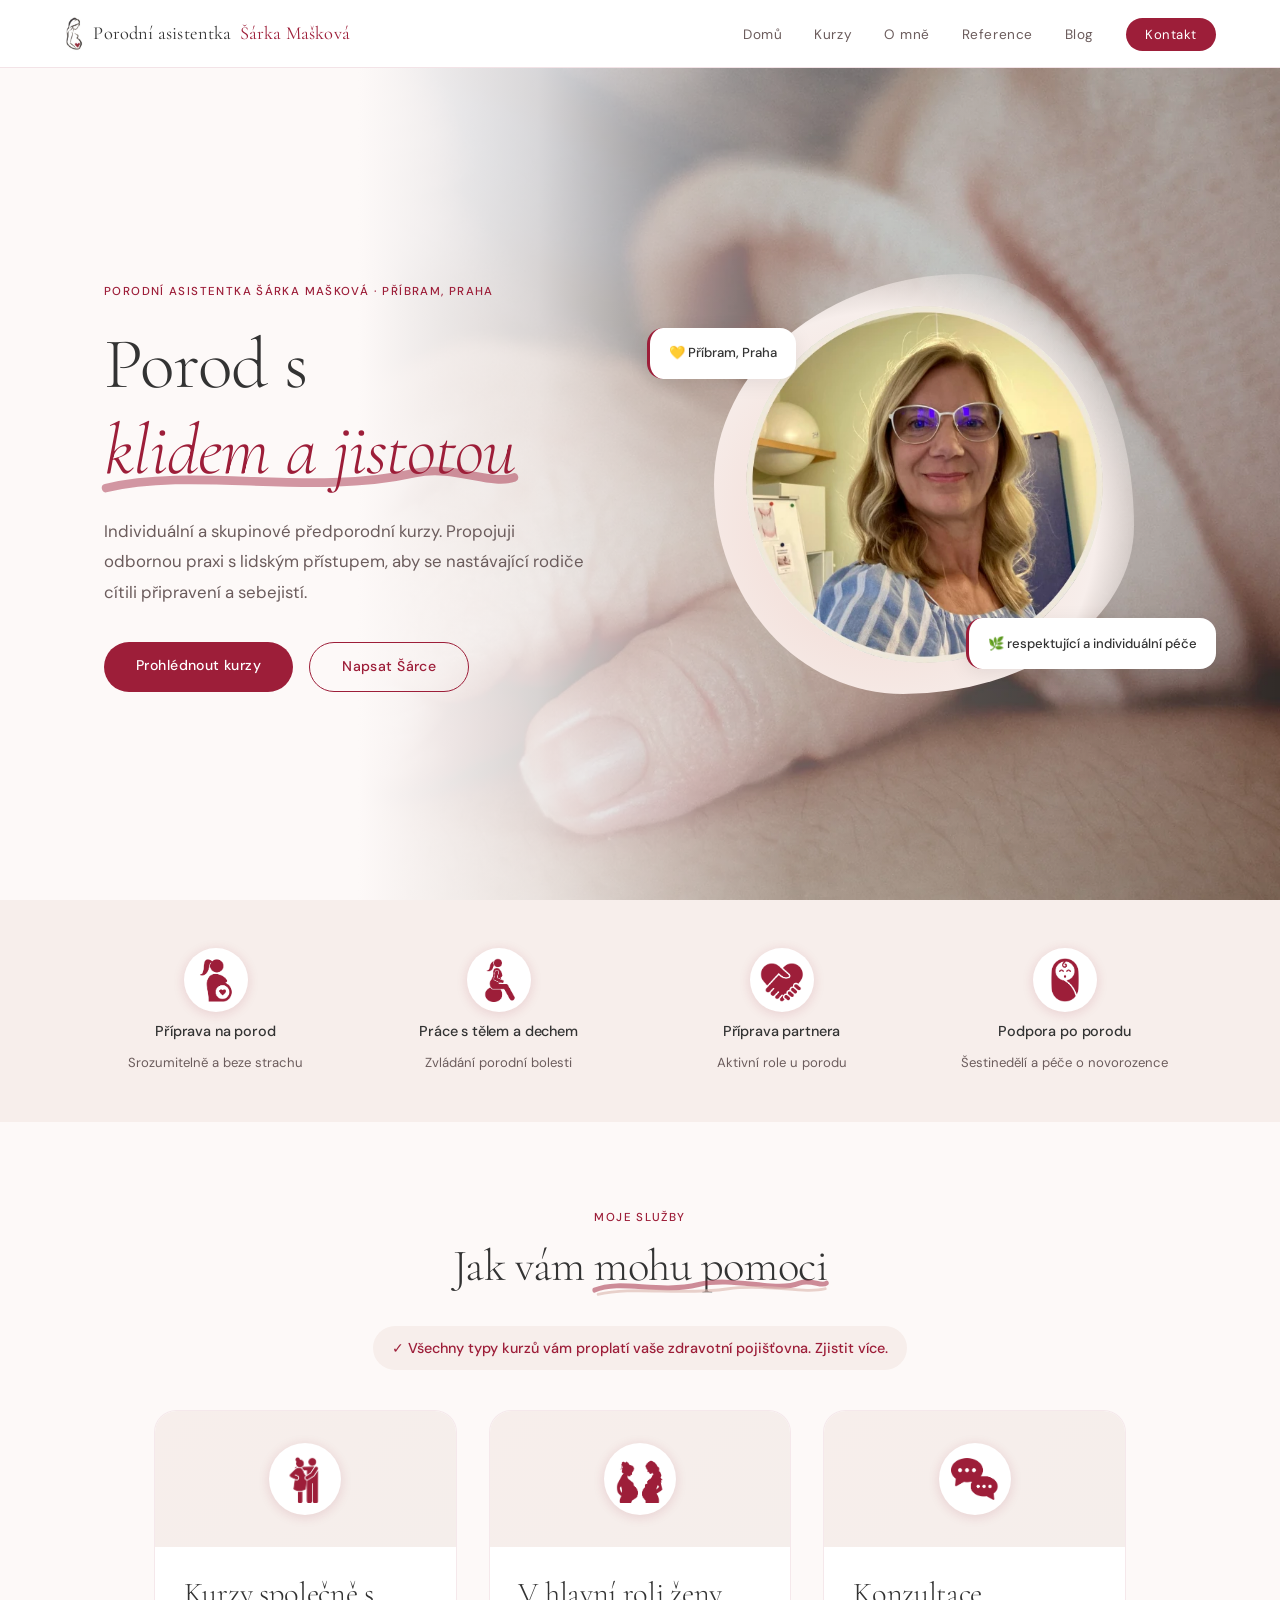
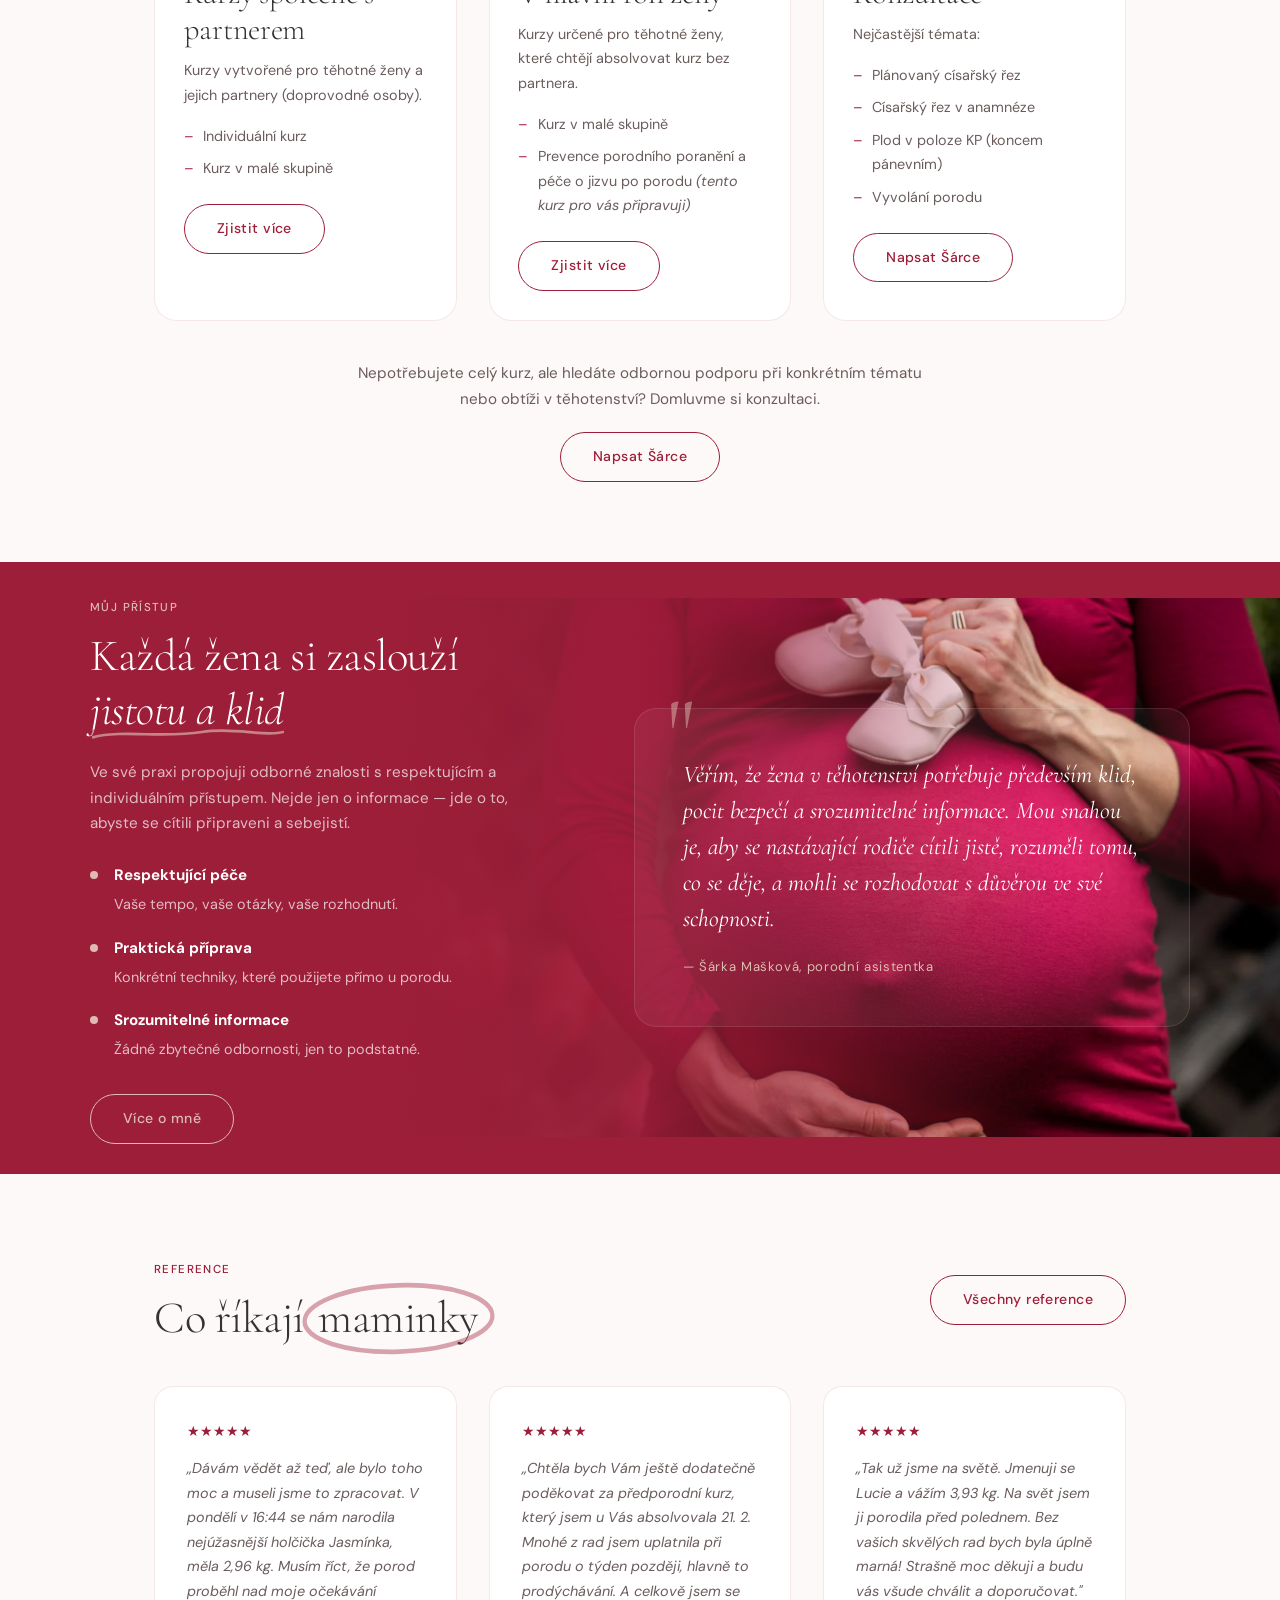
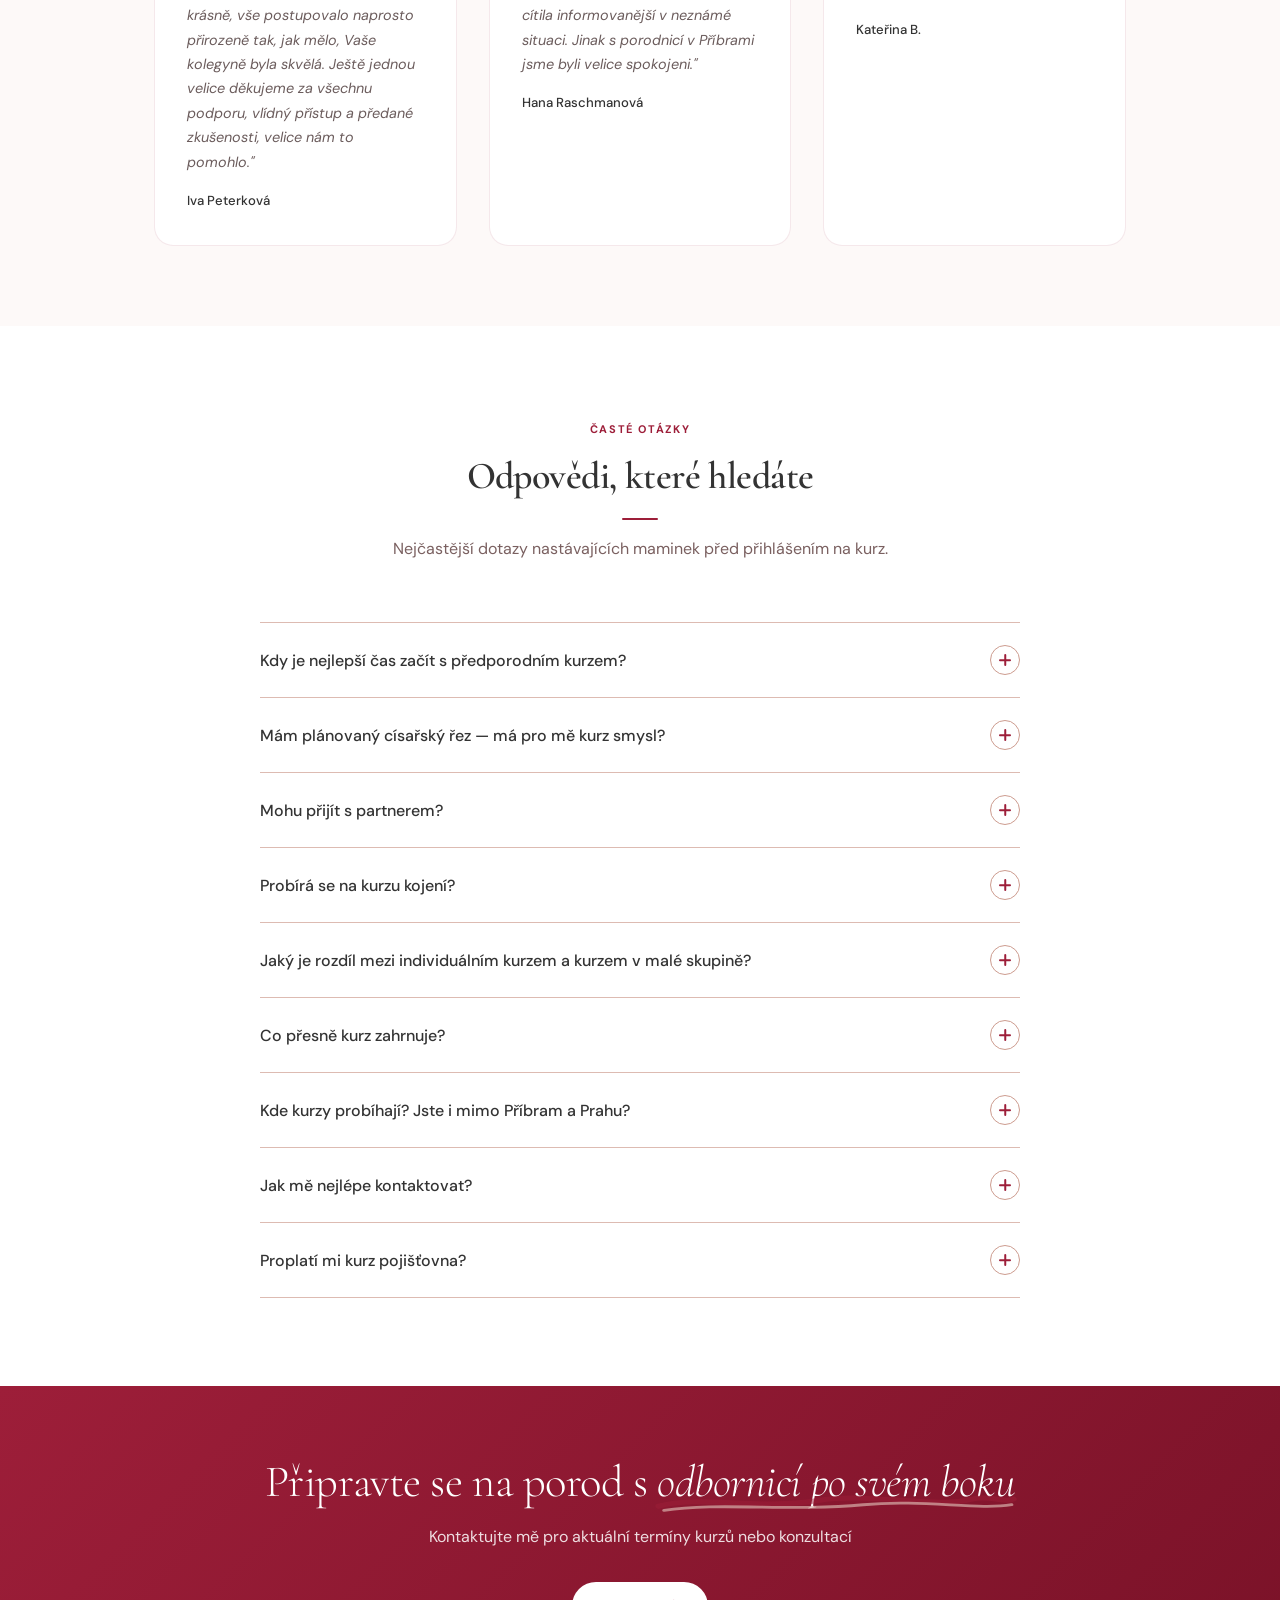
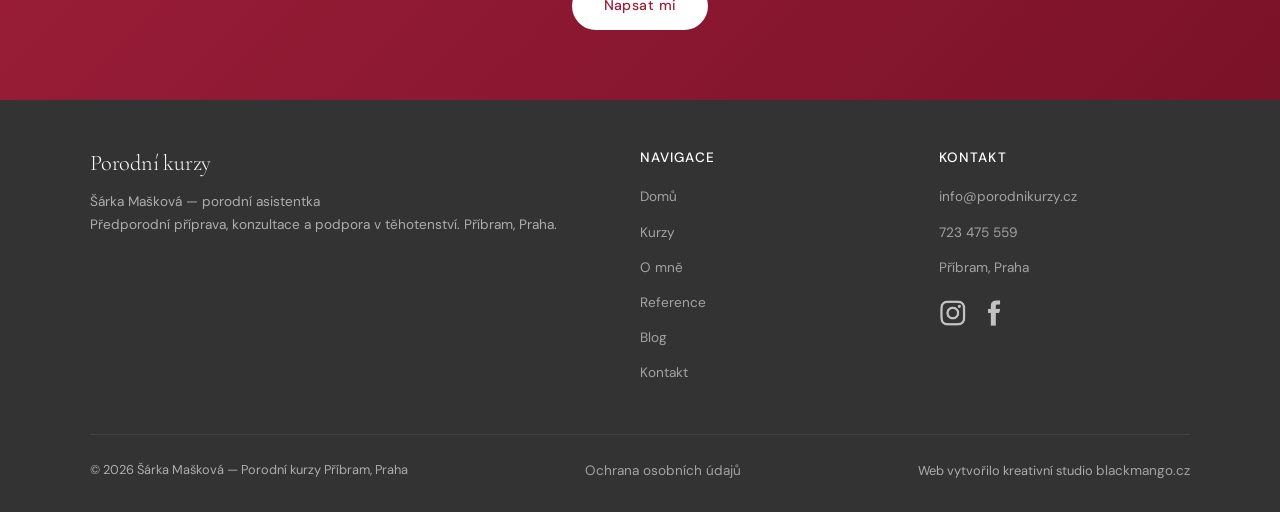
<file: index.html>
<!DOCTYPE html>
<html lang="cs">
<head>
<meta charset="UTF-8">
<meta name="viewport" content="width=device-width, initial-scale=1.0">
<title>Porodní kurzy Příbram, Praha — Šárka Mašková, porodní asistentka</title>

<!-- ─── SEO ─────────────────────────────────────────────────── -->
<meta name="description" content="Předporodní kurzy v Příbrami a Praze pro nastávající rodiče. Šárka Mašková, porodní asistentka — individuální kurzy, skupinové kurzy i konzultace. Příprava na porod, šestinedělí a péče o novorozence.">
<meta name="robots" content="index, follow, max-snippet:-1, max-image-preview:large">
<meta name="author" content="Šárka Mašková">
<link rel="canonical" href="https://porodnikurzy.cz/">

<!-- ─── GEO / LOCAL SEO ──────────────────────────────────────── -->
<meta name="geo.region" content="CZ-ST">
<meta name="geo.placename" content="Příbram, Praha">
<meta name="geo.position" content="49.6947;14.0120">
<meta name="ICBM" content="49.6947, 14.0120">

<!-- ─── OPEN GRAPH ───────────────────────────────────────────── -->
<meta property="og:type" content="website">
<meta property="og:url" content="https://porodnikurzy.cz/">
<meta property="og:title" content="Porodní kurzy Příbram, Praha — Šárka Mašková, porodní asistentka">
<meta property="og:description" content="Předporodní kurzy pro páry v Příbrami a Praze. Příprava na porod, šestinedělí a péče o novorozence. Individuální kurz nebo kurz v malé skupině.">
<meta property="og:image" content="https://porodnikurzy.cz/sarka_maskova_square.png">
<meta property="og:image:alt" content="Šárka Mašková, porodní asistentka">
<meta property="og:locale" content="cs_CZ">
<meta property="og:site_name" content="Porodní kurzy Příbram, Praha">

<!-- ─── TWITTER CARD ─────────────────────────────────────────── -->
<meta name="twitter:card" content="summary_large_image">
<meta name="twitter:title" content="Porodní kurzy Příbram, Praha — Šárka Mašková">
<meta name="twitter:description" content="Předporodní kurzy pro páry v Příbrami a Praze. Příprava na porod, šestinedělí a péče o novorozence.">
<meta name="twitter:image" content="https://porodnikurzy.cz/sarka_maskova_square.png">

<meta name="theme-color" content="#9d1e39">

<link rel="preconnect" href="https://fonts.googleapis.com">
<link href="https://fonts.googleapis.com/css2?family=Cormorant+Garamond:ital,wght@0,300;0,400;0,600;1,300;1,400&family=DM+Sans:wght@300;400;500&display=swap" rel="stylesheet">
<link rel="stylesheet" href="styles.css">

<script type="application/ld+json">
{
  "@context": "https://schema.org",
  "@type": "FAQPage",
  "mainEntity": [
    {"@type":"Question","name":"Kdy je nejlepší čas začít s předporodním kurzem?","acceptedAnswer":{"@type":"Answer","text":"Kurzy probíhají v průběhu celého roku. Doporučuji přihlásit se přibližně kolem 30.–34. týdne těhotenství. Kurz se skládá ze 3 setkání po přibližně 90 minutách, celkem 5–6 hodin."}},
    {"@type":"Question","name":"Mám plánovaný císařský řez — má pro mě kurz smysl?","acceptedAnswer":{"@type":"Answer","text":"Velká část kurzu — péče o novorozence, kojení, šestinedělí a příprava partnera — je pro maminky po sekci stejně důležitá jako pro ty, které rodí přirozeně. Obsah přizpůsobím přímo vám a vaší situaci, doporučuji proto individuální konzultaci."}},
    {"@type":"Question","name":"Mohu přijít s partnerem?","acceptedAnswer":{"@type":"Answer","text":"Ano, a velmi to doporučuji. Příprava partnera na aktivní roli u porodu je přímo součástí kurzu. Cena kurzu je vždy uváděna za pár — individuální kurz 3 500 Kč, kurz v malé skupině (max. 2 páry) 3 000 Kč."}},
    {"@type":"Question","name":"Probírá se na kurzu kojení?","acceptedAnswer":{"@type":"Answer","text":"Ano, kojení a péče o novorozence jsou součástí každého kurzu. Probereme správné přikládání, polohy při kojení, jak poznat, že miminko dostává dost, a na co se připravit v prvních dnech."}},
    {"@type":"Question","name":"Jaký je rozdíl mezi individuálním kurzem a kurzem v malé skupině?","acceptedAnswer":{"@type":"Answer","text":"Individuální kurz (3 500 Kč / pár) je zcela přizpůsoben vám. Kurz v malé skupině (3 000 Kč / pár) probíhá v uzavřené skupině maximálně dvou párů se stejným obsahem."}},
    {"@type":"Question","name":"Co přesně kurz zahrnuje?","acceptedAnswer":{"@type":"Answer","text":"Kurz pokrývá celou přípravu: průběh porodu, zvládání bolesti, úlevové polohy, práci s dechem, porodnické postupy, přípravu partnera, šestinedělí, základní péči o novorozence a prostor pro individuální dotazy."}},
    {"@type":"Question","name":"Kde kurzy probíhají?","acceptedAnswer":{"@type":"Answer","text":"Kurzy probíhají u mě doma v klidném prostředí. Pokud jste z Prahy, mohou proběhnout i u vás doma, ráda dojedu. Pokud bydlíte dál nebo momentálně nemůžete cestovat, napište mi na info@porodnikurzy.cz — ráda najdeme řešení."}},
    {"@type":"Question","name":"Proplatí mi kurz pojišťovna?","acceptedAnswer":{"@type":"Answer","text":"Ano, všechny typy kurzů vám proplatí pojišťovna. Stačí doložit doklad o zaplacení kurzu a těhotenskou průkazku (případně po porodu rodný list dítěte)."}}
  ]
}
</script>

<script type="application/ld+json">
{
  "@context": "https://schema.org",
  "@graph": [
    {
      "@type": ["LocalBusiness", "EducationalOrganization"],
      "@id": "https://porodnikurzy.cz/#studio",
      "name": "Porodní kurzy Příbram, Praha",
      "alternateName": "Porodní kurzy Šárky Maškové",
      "description": "Předporodní kurzy pro páry v Příbrami a Praze. Porodní asistentka Šárka Mašková provází nastávající rodiče přípravou na porod, šestinedělím a péčí o novorozence.",
      "url": "https://porodnikurzy.cz/",
      "email": "info@porodnikurzy.cz",
      "priceRange": "2 500–3 500 Kč",
      "currenciesAccepted": "CZK",
      "address": {
        "@type": "PostalAddress",
        "addressLocality": "Příbram",
        "postalCode": "261 01",
        "addressRegion": "Středočeský kraj",
        "addressCountry": "CZ"
      },
      "geo": {
        "@type": "GeoCoordinates",
        "latitude": 49.6947,
        "longitude": 14.0120
      },
      "areaServed": [
        {"@type": "City", "name": "Příbram"},
        {"@type": "City", "name": "Praha"},
        {"@type": "AdministrativeArea", "name": "Středočeský kraj"}
      ],
      "founder": {"@id": "https://porodnikurzy.cz/#sarka"},
      "employee": {"@id": "https://porodnikurzy.cz/#sarka"},
      "telephone": "+420723475559",
      "image": "https://porodnikurzy.cz/sarka_maskova_square.png",
      "hasMap": "https://maps.google.com/maps?q=P%C5%99%C3%ADbram,+%C4%8CR",
      "sameAs": [
        "https://www.instagram.com/studio_porodnich_kurzu/",
        "https://www.facebook.com/sarka.pregnancy.care"
      ]
    },
    {
      "@type": "Person",
      "@id": "https://porodnikurzy.cz/#sarka",
      "name": "Šárka Mašková",
      "jobTitle": "Porodní asistentka",
      "description": "Porodní asistentka s dlouholetou praxí v porodnickém prostředí. Provází ženy a jejich partnery těhotenstvím, přípravou na porod a šestinedělím.",
      "email": "info@porodnikurzy.cz",
      "url": "https://porodnikurzy.cz/",
      "image": "https://porodnikurzy.cz/sarka_maskova_square.png",
      "worksFor": {"@id": "https://porodnikurzy.cz/#studio"},
      "telephone": "+420723475559",
      "sameAs": [
        "https://www.instagram.com/studio_porodnich_kurzu/",
        "https://www.facebook.com/sarka.pregnancy.care"
      ],
      "address": {
        "@type": "PostalAddress",
        "addressLocality": "Příbram",
        "postalCode": "261 01",
        "addressCountry": "CZ"
      }
    }
  ]
}
</script>
</head>
<body>

<!-- NAV -->
<nav>
  <a class="nav-logo" href="/"><img src="/logotyp.png" alt="Logo">Porodní asistentka <span>Šárka Mašková</span></a>
  <ul class="nav-links">
    <li><a href="/">Domů</a></li>
    <li><a href="/kurzy">Kurzy</a></li>
    <li><a href="/o-mne">O mně</a></li>
    <li><a href="/reference">Reference</a></li>
    <li><a href="/blog">Blog</a></li>
    <li><a href="/kontakt" class="nav-cta">Kontakt</a></li>
  </ul>
  <div class="hamburger" onclick="toggleMobileMenu()">
    <span></span><span></span><span></span>
  </div>
</nav>

<!-- MOBILE MENU -->
<div class="mobile-menu" id="mobileMenu">
  <a href="/">Domů</a>
  <a href="/kurzy">Kurzy</a>
  <a href="/o-mne">O mně</a>
  <a href="/reference">Reference</a>
  <a href="/blog">Blog</a>
  <a href="/kontakt">Kontakt</a>
</div>

  <!-- HERO -->
  <div class="hero-section">
  <section class="hero">
    <div class="hero-text fade-in">
      <span class="tag">Porodní asistentka Šárka Mašková · Příbram, Praha</span>
      <h1>Porod s<br> <span class="u2"><em>klidem a jistotou</em></span></h1>
      <p>Individuální a skupinové předporodní kurzy. Propojuji odbornou praxi s lidským přístupem, aby se nastávající rodiče cítili připravení a sebejistí.</p>
      <div class="hero-btns">
        <a href="/kurzy" class="btn btn-primary">Prohlédnout kurzy</a>
        <a href="/kontakt" class="btn btn-outline">Napsat Šárce</a>
      </div>
    </div>
    <div class="hero-visual">
      <div class="hero-blob">
        <picture>
          <source srcset="/sarka_maskova.webp" type="image/webp">
          <img src="/sarka_maskova.png" alt="Šárka Mašková, porodní asistentka">
        
      </div>
      <div class="hero-card" style="top:82%;right:-8%">🌿 respektující a individuální péče</div>
      <div class="hero-card" style="bottom:75%;left:-5%">💛 Příbram, Praha</div>
    </div>
  </section>
  </div>

  <!-- BENEFITS -->
  <section class="benefits-strip">
    <div class="benefits-grid fade-in">
      <div class="benefit-item">
        <div class="benefit-icon"><picture><source srcset="/icons web studio/1.webp" type="image/webp"><img src="/icons web studio/1.png" alt="" loading="lazy"></div>
        <h4>Příprava na porod</h4>
        <p>Srozumitelně a beze strachu</p>
      </div>
      <div class="benefit-item">
        <div class="benefit-icon"><picture><source srcset="/icons web studio/2.webp" type="image/webp"><img src="/icons web studio/2.png" alt="" loading="lazy"></div>
        <h4>Práce s tělem a dechem</h4>
        <p>Zvládání porodní bolesti</p>
      </div>
      <div class="benefit-item">
        <div class="benefit-icon"><picture><source srcset="/icons web studio/3.webp" type="image/webp"><img src="/icons web studio/3.png" alt="" loading="lazy"></div>
        <h4>Příprava partnera</h4>
        <p>Aktivní role u porodu</p>
      </div>
      <div class="benefit-item">
        <div class="benefit-icon"><picture><source srcset="/icons web studio/4.webp" type="image/webp"><img src="/icons web studio/4.png" alt="" loading="lazy"></div>
        <h4>Podpora po porodu</h4>
        <p>Šestinedělí a péče o novorozence</p>
      </div>
    </div>
  </section>

  <!-- SERVICES PREVIEW -->
  <section class="section">
    <div class="container">
      <div class="center fade-in" style="margin-bottom:2rem">
        <span class="tag">Moje služby</span>
        <h2>Jak vám <span class="u">mohu pomoci</span></h2>
      </div>
      <div class="center fade-in" style="margin-bottom:2.5rem">
        <a href="/kurzy#pojistovna" style="text-decoration:none">
          <span style="display:inline-flex;align-items:center;gap:0.5rem;background:var(--rose-wash);color:var(--rose);font-size:0.9rem;font-weight:500;padding:0.6rem 1.2rem;border-radius:2rem;">
            ✓ Všechny typy kurzů vám proplatí vaše zdravotní pojišťovna. Zjistit více.
          </span>
        </a>
      </div>
      <div class="grid-3 fade-in">

        <div class="service-card">
          <div class="service-card-top"><div class="service-card-icon"><picture><source srcset="/icons web studio/8.webp" type="image/webp"><img src="/icons web studio/8.png" alt="" loading="lazy" style="width:100%;height:100%;object-fit:contain"></div></div>
          <div class="service-card-body">
            <h3>Kurzy společně s partnerem</h3>
            <p>Kurzy vytvořené pro těhotné ženy a jejich partnery (doprovodné osoby).</p>
            <ul class="service-list">
              <li>Individuální kurz</li>
              <li>Kurz v malé skupině</li>
            </ul>
            <a href="/kurzy" class="btn btn-outline">Zjistit více</a>
          </div>
        </div>

        <div class="service-card">
          <div class="service-card-top"><div class="service-card-icon"><picture><source srcset="/icons web studio/6.webp" type="image/webp"><img src="/icons web studio/6.png" alt="" loading="lazy" style="width:100%;height:100%;object-fit:contain"></div></div>
          <div class="service-card-body">
            <h3>V hlavní roli ženy</h3>
            <p>Kurzy určené pro těhotné ženy, které chtějí absolvovat kurz bez partnera.</p>
            <ul class="service-list">
              <li>Kurz v malé skupině</li>
              <li>Prevence porodního poranění a péče o jizvu po porodu <em>(tento kurz pro vás připravuji)</em></li>
            </ul>
            <a href="/kurzy" class="btn btn-outline">Zjistit více</a>
          </div>
        </div>

        <div class="service-card">
          <div class="service-card-top"><div class="service-card-icon"><picture><source srcset="/icons web studio/7.webp" type="image/webp"><img src="/icons web studio/7.png" alt="" loading="lazy" style="width:100%;height:100%;object-fit:contain"></div></div>
          <div class="service-card-body">
            <h3>Konzultace</h3>
            <p>Nejčastější témata:</p>
            <ul class="service-list">
              <li>Plánovaný císařský řez</li>
              <li>Císařský řez v anamnéze</li>
              <li>Plod v poloze KP (koncem pánevním)</li>
              <li>Vyvolání porodu</li>
            </ul>
            <a href="/kontakt" class="btn btn-outline">Napsat Šárce</a>
          </div>
        </div>

      </div>
      <div class="center fade-in" style="margin-top:2.5rem">
        <p style="color:var(--mid);font-size:0.95rem;max-width:580px;margin:0 auto 1.2rem">Nepotřebujete celý kurz, ale hledáte odbornou podporu při konkrétním tématu nebo obtíži v těhotenství? Domluvme si konzultaci.</p>
        <a href="/kontakt" class="btn btn-outline">Napsat Šárce</a>
      </div>
    </div>
  </section>

  <!-- APPROACH (dark) -->
  <section class="approach-section">
    <div class="approach-inner">
      <div>
        <span class="tag">Můj přístup</span>
        <h2>Každá žena si zaslouží <span class="u"><em>jistotu a klid</em></span></h2>
        <p>Ve své praxi propojuji odborné znalosti s respektujícím a individuálním přístupem. Nejde jen o informace — jde o to, abyste se cítili připraveni a sebejistí.</p>
        <div class="approach-points">
          <div class="approach-point">
            <div class="ap-dot"></div>
            <div><strong>Respektující péče</strong><p>Vaše tempo, vaše otázky, vaše rozhodnutí.</p></div>
          </div>
          <div class="approach-point">
            <div class="ap-dot"></div>
            <div><strong>Praktická příprava</strong><p>Konkrétní techniky, které použijete přímo u porodu.</p></div>
          </div>
          <div class="approach-point">
            <div class="ap-dot"></div>
            <div><strong>Srozumitelné informace</strong><p>Žádné zbytečné odbornosti, jen to podstatné.</p></div>
          </div>
        </div>
        <div style="margin-top:2rem">
          <a href="/o-mne" class="btn btn-outline" style="color:var(--rose-pale);border-color:var(--rose-pale)">Více o mně</a>
        </div>
      </div>
      <div class="approach-quote">
        <p>Věřím, že žena v těhotenství potřebuje především klid, pocit bezpečí a srozumitelné informace. Mou snahou je, aby se nastávající rodiče cítili jistě, rozuměli tomu, co se děje, a mohli se rozhodovat s důvěrou ve své schopnosti.</p>
        <cite>— Šárka Mašková, porodní asistentka</cite>
      </div>
    </div>
  </section>

  <!-- TESTIMONIALS -->
  <section class="section">
    <div class="container">
      <div class="flex-between fade-in" style="margin-bottom:2.5rem">
        <div>
          <span class="tag">Reference</span>
          <h2>Co říkají <span class="enc">maminky</span></h2>
        </div>
        <a href="/reference" class="btn btn-outline">Všechny reference</a>
      </div>
      <div class="grid-3 fade-in">
        <div class="testimonial-card">
          <div class="stars">★★★★★</div>
          <p>„Dávám vědět až teď, ale bylo toho moc a museli jsme to zpracovat. V pondělí v 16:44 se nám narodila nejúžasnější holčička Jasmínka, měla 2,96 kg. Musím říct, že porod proběhl nad moje očekávání krásně, vše postupovalo naprosto přirozeně tak, jak mělo, Vaše kolegyně byla skvělá. Ještě jednou velice děkujeme za všechnu podporu, vlídný přístup a předané zkušenosti, velice nám to pomohlo."</p>
          <div class="testimonial-name">Iva Peterková</div>
        </div>
        <div class="testimonial-card">
          <div class="stars">★★★★★</div>
          <p>„Chtěla bych Vám ještě dodatečně poděkovat za předporodní kurz, který jsem u Vás absolvovala 21. 2. Mnohé z rad jsem uplatnila při porodu o týden později, hlavně to prodýchávání. A celkově jsem se cítila informovanější v neznámé situaci. Jinak s porodnicí v Příbrami jsme byli velice spokojeni."</p>
          <div class="testimonial-name">Hana Raschmanová</div>
        </div>
        <div class="testimonial-card">
          <div class="stars">★★★★★</div>
          <p>„Tak už jsme na světě. Jmenuji se Lucie a vážím 3,93 kg. Na svět jsem ji porodila před polednem. Bez vašich skvělých rad bych byla úplně marná! Strašně moc děkuji a budu vás všude chválit a doporučovat."</p>
          <div class="testimonial-name">Kateřina B.</div>
        </div>
      </div>
    </div>
  </section>

  <!-- FAQ -->
  <section class="spk-faq" id="faq" aria-label="Časté otázky">
    <div class="spk-faq__inner">

      <div class="spk-faq__header">
        <span class="spk-faq__eyebrow">Časté otázky</span>
        <h2 class="spk-faq__title">Odpovědi, které hledáte</h2>
        <p class="spk-faq__subtitle">Nejčastější dotazy nastávajících maminek před přihlášením na kurz.</p>
      </div>

      <div class="spk-faq__list">

        <div class="spk-faq__item">
          <button class="spk-faq__q" aria-expanded="false">
            <span>Kdy je nejlepší čas začít s předporodním kurzem?</span>
            <span class="spk-faq__icon" aria-hidden="true"></span>
          </button>
          <div class="spk-faq__a">
            <p>Kurzy probíhají v průběhu celého roku. Doporučuji přihlásit se ve <strong>30. týdnu těhotenství</strong> a kurz začít absolvovat od <strong>32. týdne těhotenství</strong> — máte tehdy dost energie na aktivní účast a zároveň máme čas projít vše v klidu, bez zbytečného spěchu.</p>
            <p>Kurz se skládá ze 3 setkání po přibližně 90 minutách (celkem 5–6 hodin). <a href="/kontakt">Napište mi</a> a společně vybereme termín, který vám vyhovuje.</p>
          </div>
        </div>

        <div class="spk-faq__item">
          <button class="spk-faq__q" aria-expanded="false">
            <span>Mám plánovaný císařský řez — má pro mě kurz smysl?</span>
            <span class="spk-faq__icon" aria-hidden="true"></span>
          </button>
          <div class="spk-faq__a">
            <p>Velká část kurzu — péče o novorozence, kojení, šestinedělí a příprava partnera — je pro maminky po sekci stejně důležitá jako pro ty, které rodí přirozeně. Obsah přizpůsobím přímo vám a vaší situaci, doporučuji proto <a href="/kontakt">individuální konzultaci</a>.</p>
          </div>
        </div>

        <div class="spk-faq__item">
          <button class="spk-faq__q" aria-expanded="false">
            <span>Mohu přijít s partnerem?</span>
            <span class="spk-faq__icon" aria-hidden="true"></span>
          </button>
          <div class="spk-faq__a">
            <p>Ano, a velmi to doporučuji. Příprava partnera na aktivní roli u porodu je přímo součástí kurzu. Partner se naučí, jak vás efektivně podpořit při kontrakcích, co ho čeká na porodním sále a jak se aktivně zapojit do prvních dní doma.</p>
            <p>Cena kurzu je vždy uváděna <strong>za pár</strong> — individuální kurz <strong>3 500 Kč</strong>, kurz v malé skupině (max. 2 páry) <strong>3 000 Kč</strong>.</p>
          </div>
        </div>

        <div class="spk-faq__item">
          <button class="spk-faq__q" aria-expanded="false">
            <span>Probírá se na kurzu kojení?</span>
            <span class="spk-faq__icon" aria-hidden="true"></span>
          </button>
          <div class="spk-faq__a">
            <p>Ano, kojení a péče o novorozence jsou součástí každého kurzu. Probereme správné přikládání, polohy při kojení, jak poznat, že miminko dostává dost, a na co se připravit v prvních dnech.</p>
            <p>Vše přizpůsobuji vaší konkrétní situaci a otázkám, které přinesete vy. Prostor pro individuální dotazy je součástí každého setkání.</p>
          </div>
        </div>

        <div class="spk-faq__item">
          <button class="spk-faq__q" aria-expanded="false">
            <span>Jaký je rozdíl mezi individuálním kurzem a kurzem v malé skupině?</span>
            <span class="spk-faq__icon" aria-hidden="true"></span>
          </button>
          <div class="spk-faq__a">
            <p><strong>Individuální kurz (3 500 Kč / pár)</strong> je zcela přizpůsoben vám — vašemu těhotenství, otázkám a tempu. Probíhá v soukromí, bez spěchu, s maximálním prostorem pro osobní témata.</p>
            <p><strong>Kurz v malé skupině (3 000 Kč / pár)</strong> probíhá v uzavřené skupině maximálně dvou párů. Obsah je totožný, navíc získáte možnost sdílet zkušenosti s dalšími nastávajícími rodiči. Nevíte si rady? <a href="/kontakt">Napište mi</a> — ráda poradím.</p>
          </div>
        </div>

        <div class="spk-faq__item">
          <button class="spk-faq__q" aria-expanded="false">
            <span>Co přesně kurz zahrnuje?</span>
            <span class="spk-faq__icon" aria-hidden="true"></span>
          </button>
          <div class="spk-faq__a">
            <p>Kurz pokrývá předporodní období, celou přípravu na porod a první období s miminkem: orientaci v průběhu porodu, praktické zvládání porodní bolesti, úlevové polohy, práci s dechem a porodnické postupy.</p>
            <p>Dále probíráme přípravu partnera, šestinedělí, základní péči o novorozence a prostor pro vaše dotazy. Přístup je vždy srozumitelný a respektující — žádné zbytečné odbornosti, jen to, co skutečně potřebujete vědět.</p>
          </div>
        </div>

        <div class="spk-faq__item">
          <button class="spk-faq__q" aria-expanded="false">
            <span>Kde kurzy probíhají? Jste i mimo Příbram a Prahu?</span>
            <span class="spk-faq__icon" aria-hidden="true"></span>
          </button>
          <div class="spk-faq__a">
            <p>Kurzy probíhají u mě doma — v klidném prostředí s čerstvým brdským vzduchem a přírodou na dosah. Případně, pokud jste z Prahy, mohou proběhnout i u vás doma, ráda dojedu.</p>
            <p>Bydlíte dál nebo nemůžete cestovat? Napište mi na <a href="mailto:info@porodnikurzy.cz">info@porodnikurzy.cz</a> — ráda najdeme řešení, které vám bude vyhovovat.</p>
          </div>
        </div>

        <div class="spk-faq__item">
          <button class="spk-faq__q" aria-expanded="false">
            <span>Jak mě nejlépe kontaktovat?</span>
            <span class="spk-faq__icon" aria-hidden="true"></span>
          </button>
          <div class="spk-faq__a">
            <p>Během kurzů mám telefon odložený — chci být plně přítomná pro maminky, které jsou se mnou. Proto je nejlepší napsat mi e-mail na <a href="mailto:info@porodnikurzy.cz">info@porodnikurzy.cz</a>, použít <a href="/kontakt">kontaktní formulář</a> nebo mi poslat zprávu. Ozvu se vám, jakmile to bude možné.</p>
          </div>
        </div>

        <div class="spk-faq__item">
          <button class="spk-faq__q" aria-expanded="false">
            <span>Proplatí mi kurz pojišťovna?</span>
            <span class="spk-faq__icon" aria-hidden="true"></span>
          </button>
          <div class="spk-faq__a">
            <p>Ano, všechny typy kurzů vám proplatí pojišťovna. Stačí doložit doklad o zaplacení kurzu a těhotenskou průkazku (případně po porodu rodný list dítěte).</p>
          </div>
        </div>

      </div>

    </div>
  </section>

  <!-- CTA -->
  <section class="cta-banner fade-in">
    <div class="container">
      <h2>Připravte se na porod s <span class="u"><em>odbornicí po svém boku</em></span></h2>
      <p>Kontaktujte mě pro aktuální termíny kurzů nebo konzultací</p>
      <a href="/kontakt" class="btn btn-white">Napsat mi</a>
    </div>
  </section>

  <footer>
    <div class="footer-inner">
      <div class="footer-brand">
        <h3>Porodní kurzy</h3>
        <p>Šárka Mašková — porodní asistentka<br>Předporodní příprava, konzultace a podpora v těhotenství. Příbram, Praha.</p>
      </div>
      <div>
        <h4>Navigace</h4>
        <ul>
          <li><a href="/">Domů</a></li>
          <li><a href="/kurzy">Kurzy</a></li>
          <li><a href="/o-mne">O mně</a></li>
          <li><a href="/reference">Reference</a></li>
          <li><a href="/blog">Blog</a></li>
          <li><a href="/kontakt">Kontakt</a></li>
        </ul>
      </div>
      <div>
        <h4>Kontakt</h4>
        <ul>
          <li><a href="mailto:info@porodnikurzy.cz">info@porodnikurzy.cz</a></li>
          <li><a href="tel:+420723475559">723 475 559</a></li>
          <li><a href="/kontakt">Příbram, Praha</a></li>
        </ul>
        <div style="display:flex;gap:0.8rem;margin-top:1.2rem;align-items:center">
          <a href="https://www.instagram.com/studio_porodnich_kurzu/" target="_blank" rel="noopener" aria-label="Instagram">
            <img src="/icons web studio/instagram2.png" alt="Instagram" style="width:28px;height:28px;object-fit:contain;opacity:0.7;transition:opacity 0.2s" onmouseover="this.style.opacity='1'" onmouseout="this.style.opacity='0.7'">
          </a>
          <a href="https://www.facebook.com/sarka.pregnancy.care" target="_blank" rel="noopener" aria-label="Facebook">
            <img src="/icons web studio/fb2.png" alt="Facebook" style="width:28px;height:28px;object-fit:contain;opacity:0.7;transition:opacity 0.2s" onmouseover="this.style.opacity='1'" onmouseout="this.style.opacity='0.7'">
          </a>
        </div>
      </div>
    </div>
    <div class="footer-bottom">
      <span>© 2026 Šárka Mašková — Porodní kurzy Příbram, Praha</span>
      <a href="/gdpr" style="color:rgba(255,255,255,0.55);text-decoration:none">Ochrana osobních údajů</a>
      <span>Web vytvořilo kreativní studio <a href="https://blackmango.cz" target="_blank" rel="noopener">blackmango.cz</a></span>
    </div>
  </footer>

<script src="scripts.js"></script>
</body>
</html>
</file>
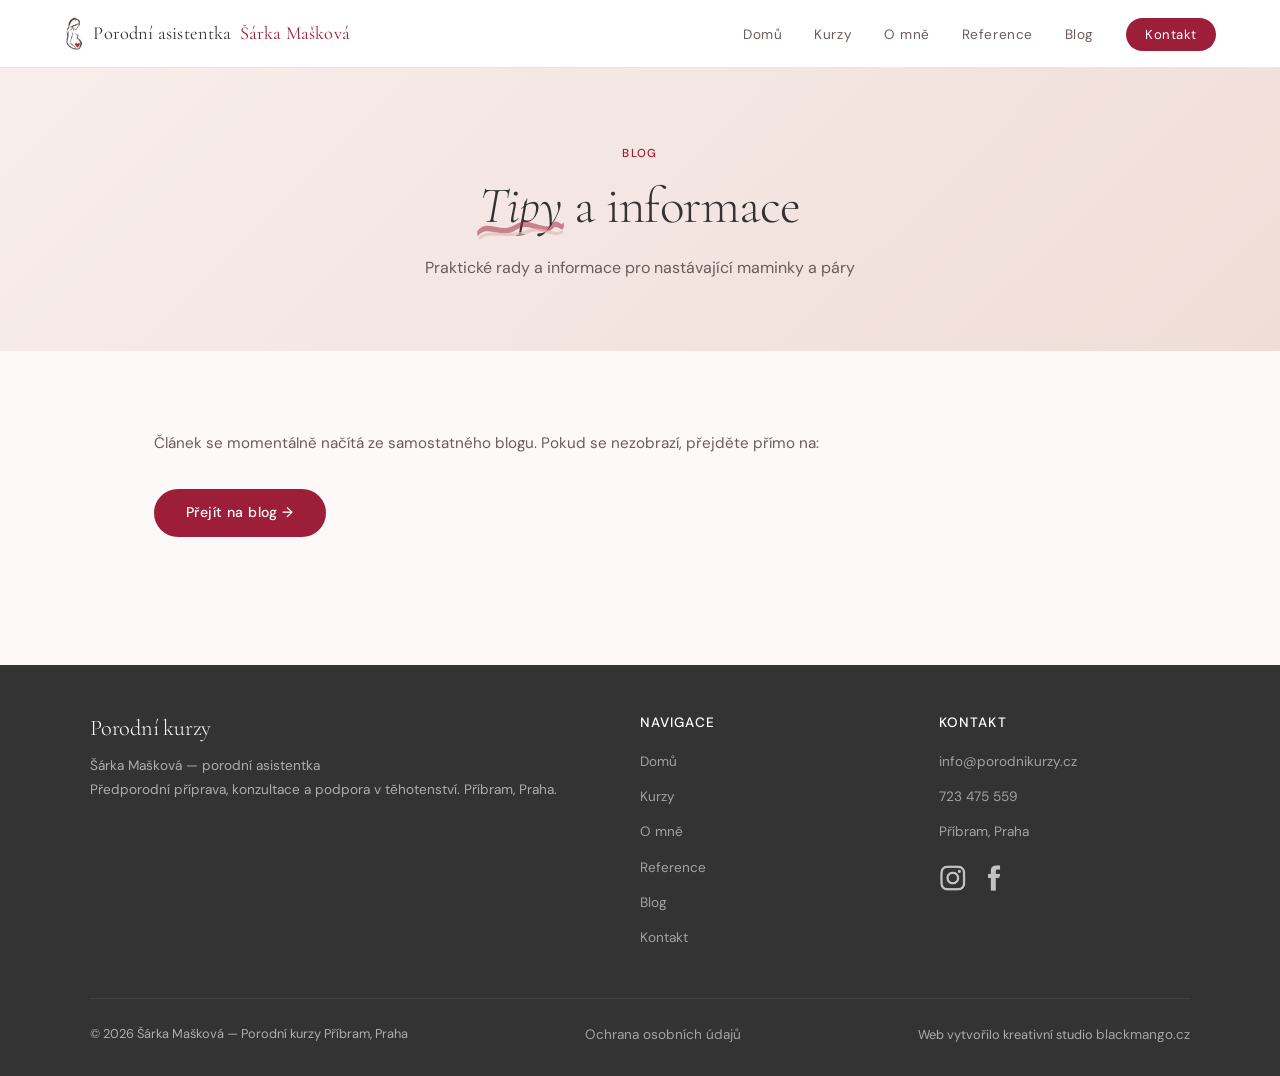
<file: blog/index.html>
<!DOCTYPE html>
<html lang="cs">
<head>
  <meta charset="UTF-8">
  <meta name="viewport" content="width=device-width, initial-scale=1.0">
  <title>Blog o těhotenství, porodu a šestinedělí | Porodní kurzy Příbram, Praha</title>
  <meta name="description" content="Blog porodní asistentky Šárky Maškové s tipy k těhotenství, porodu, šestinedělí a péči o novorozence. Praktické články pro nastávající rodiče.">
  <link rel="canonical" href="https://porodnikurzy.cz/blog/">
  <meta property="og:title" content="Blog o těhotenství, porodu a šestinedělí | Porodní kurzy Příbram, Praha">
  <meta property="og:description" content="Praktické články o těhotenství, porodu, šestinedělí a péči o novorozence od porodní asistentky Šárky Maškové.">
  <meta property="og:url" content="https://porodnikurzy.cz/blog/">
  <meta name="twitter:title" content="Blog o těhotenství, porodu a šestinedělí | Porodní kurzy Příbram, Praha">
  <meta name="twitter:description" content="Praktické rady pro nastávající rodiče od porodní asistentky Šárky Maškové.">
  <meta name="robots" content="index, follow, max-snippet:-1, max-image-preview:large">
  <meta name="author" content="Šárka Mašková">
  <meta name="geo.region" content="CZ-ST">
  <meta name="geo.placename" content="Příbram, Praha">
  <meta name="geo.position" content="49.6947;14.0120">
  <meta name="ICBM" content="49.6947, 14.0120">
  <meta property="og:type" content="website">
  <meta property="og:image" content="https://porodnikurzy.cz/sarka_maskova_square.png">
  <meta property="og:image:alt" content="Šárka Mašková, porodní asistentka">
  <meta property="og:locale" content="cs_CZ">
  <meta property="og:site_name" content="Porodní kurzy Příbram, Praha">
  <meta name="twitter:card" content="summary_large_image">
  <meta name="twitter:image" content="https://porodnikurzy.cz/sarka_maskova_square.png">
  <meta name="twitter:image:alt" content="Šárka Mašková, porodní asistentka v Příbrami a Praze">
  <meta name="theme-color" content="#9d1e39">
  <link rel="preconnect" href="https://fonts.googleapis.com">
  <link href="https://fonts.googleapis.com/css2?family=Cormorant+Garamond:ital,wght@0,300;0,400;0,600;1,300;1,400&family=DM+Sans:wght@300;400;500&display=swap" rel="stylesheet">
  <link rel="stylesheet" href="../styles.css">

  <script type="application/ld+json">
  {
    "@context": "https://schema.org",
    "@graph": [
      {
        "@type": "Blog",
        "@id": "https://porodnikurzy.cz/blog/#blog",
        "url": "https://porodnikurzy.cz/blog/",
        "name": "Blog o těhotenství, porodu a šestinedělí | Porodní kurzy Příbram, Praha",
        "description": "Blog porodní asistentky Šárky Maškové s tipy k těhotenství, porodu, šestinedělí a péči o novorozence.",
        "publisher": {"@id": "https://porodnikurzy.cz/#studio"}
      },
      {
        "@type": "BreadcrumbList",
        "itemListElement": [
          {"@type": "ListItem", "position": 1, "name": "Domů", "item": "https://porodnikurzy.cz/"},
          {"@type": "ListItem", "position": 2, "name": "Blog", "item": "https://porodnikurzy.cz/blog/"}
        ]
      }
    ]
  }
  </script>
</head>
<body>

<nav>
  <a class="nav-logo" href="/"><img src="/logotyp.png" alt="Logo">Porodní asistentka <span>Šárka Mašková</span></a>
  <ul class="nav-links">
    <li><a href="/">Domů</a></li>
    <li><a href="/kurzy">Kurzy</a></li>
    <li><a href="/o-mne">O mně</a></li>
    <li><a href="/reference">Reference</a></li>
    <li><a href="/blog">Blog</a></li>
    <li><a href="/kontakt" class="nav-cta">Kontakt</a></li>
  </ul>
  <div class="hamburger" onclick="toggleMobileMenu()">
    <span></span><span></span><span></span>
  </div>
</nav>
<div class="mobile-menu" id="mobileMenu">
  <a href="/">Domů</a>
  <a href="/kurzy">Kurzy</a>
  <a href="/o-mne">O mně</a>
  <a href="/reference">Reference</a>
  <a href="/blog">Blog</a>
  <a href="/kontakt">Kontakt</a>
</div>

<div class="page-header">
  <span class="tag">Blog</span>
  <h1><span class="u"><em>Tipy</em></span> a informace</h1>
  <p>Praktické rady a informace pro nastávající maminky a páry</p>
</div>

<div id="blog-list-view">
  <section class="section">
    <div class="container">
      <div class="blog-grid fade-in" id="blog-cards-grid" style="display:none"></div>
      <div class="blog-spinner" id="blog-spinner">
        <div class="blog-spinner__ring"></div>
        <span>Načítám články…</span>
      </div>
      <div id="blog-fallback" style="display:none">
        <p style="color:var(--mid);margin-bottom:2rem;font-size:0.95rem">Článek se momentálně načítá ze samostatného blogu. Pokud se nezobrazí, přejděte přímo na:</p>
        <a href="https://blog.porodnikurzy.cz" target="_blank" rel="noopener noreferrer" class="btn btn-primary" style="margin-bottom:3rem">Přejít na blog →</a>
      </div>
      <div id="blog-pagination" style="display:none;text-align:center;margin-top:2rem;margin-bottom:2rem">
        <p id="blog-count" class="blog-count"></p>
        <button id="blog-load-more" class="btn btn-outline" onclick="loadMoreBlogPosts()">Načíst další články</button>
      </div>
    </div>
  </section>
</div><!-- end blog-list-view -->

<div id="blog-detail-view" style="display:none"></div>

<footer>
  <div class="footer-inner">
    <div class="footer-brand">
      <h3>Porodní kurzy</h3>
      <p>Šárka Mašková — porodní asistentka<br>Předporodní příprava, konzultace a podpora v těhotenství. Příbram, Praha.</p>
    </div>
    <div>
      <h4>Navigace</h4>
      <ul>
        <li><a href="/">Domů</a></li>
        <li><a href="/kurzy">Kurzy</a></li>
        <li><a href="/o-mne">O mně</a></li>
        <li><a href="/reference">Reference</a></li>
        <li><a href="/blog">Blog</a></li>
        <li><a href="/kontakt">Kontakt</a></li>
      </ul>
    </div>
    <div>
      <h4>Kontakt</h4>
      <ul>
        <li><a href="mailto:info@porodnikurzy.cz">info@porodnikurzy.cz</a></li>
        <li><a href="tel:+420723475559">723 475 559</a></li>
        <li><a href="/kontakt">Příbram, Praha</a></li>
      </ul>
      <div style="display:flex;gap:0.8rem;margin-top:1.2rem;align-items:center">
        <a href="https://www.instagram.com/studio_porodnich_kurzu/" target="_blank" rel="noopener" aria-label="Instagram">
          <img src="/icons web studio/instagram2.png" alt="Instagram" style="width:28px;height:28px;object-fit:contain;opacity:0.7;transition:opacity 0.2s" onmouseover="this.style.opacity='1'" onmouseout="this.style.opacity='0.7'">
        </a>
        <a href="https://www.facebook.com/sarka.pregnancy.care" target="_blank" rel="noopener" aria-label="Facebook">
          <img src="/icons web studio/fb2.png" alt="Facebook" style="width:28px;height:28px;object-fit:contain;opacity:0.7;transition:opacity 0.2s" onmouseover="this.style.opacity='1'" onmouseout="this.style.opacity='0.7'">
        </a>
      </div>
    </div>
  </div>
  <div class="footer-bottom">
    <span>© 2026 Šárka Mašková — Porodní kurzy Příbram, Praha</span>
    <a href="/gdpr" style="color:rgba(255,255,255,0.55);text-decoration:none">Ochrana osobních údajů</a>
    <span>Web vytvořilo kreativní studio <a href="https://blackmango.cz" target="_blank" rel="noopener">blackmango.cz</a></span>
  </div>
</footer>

<script src="../scripts.js"></script>
</body>
</html>
</file>
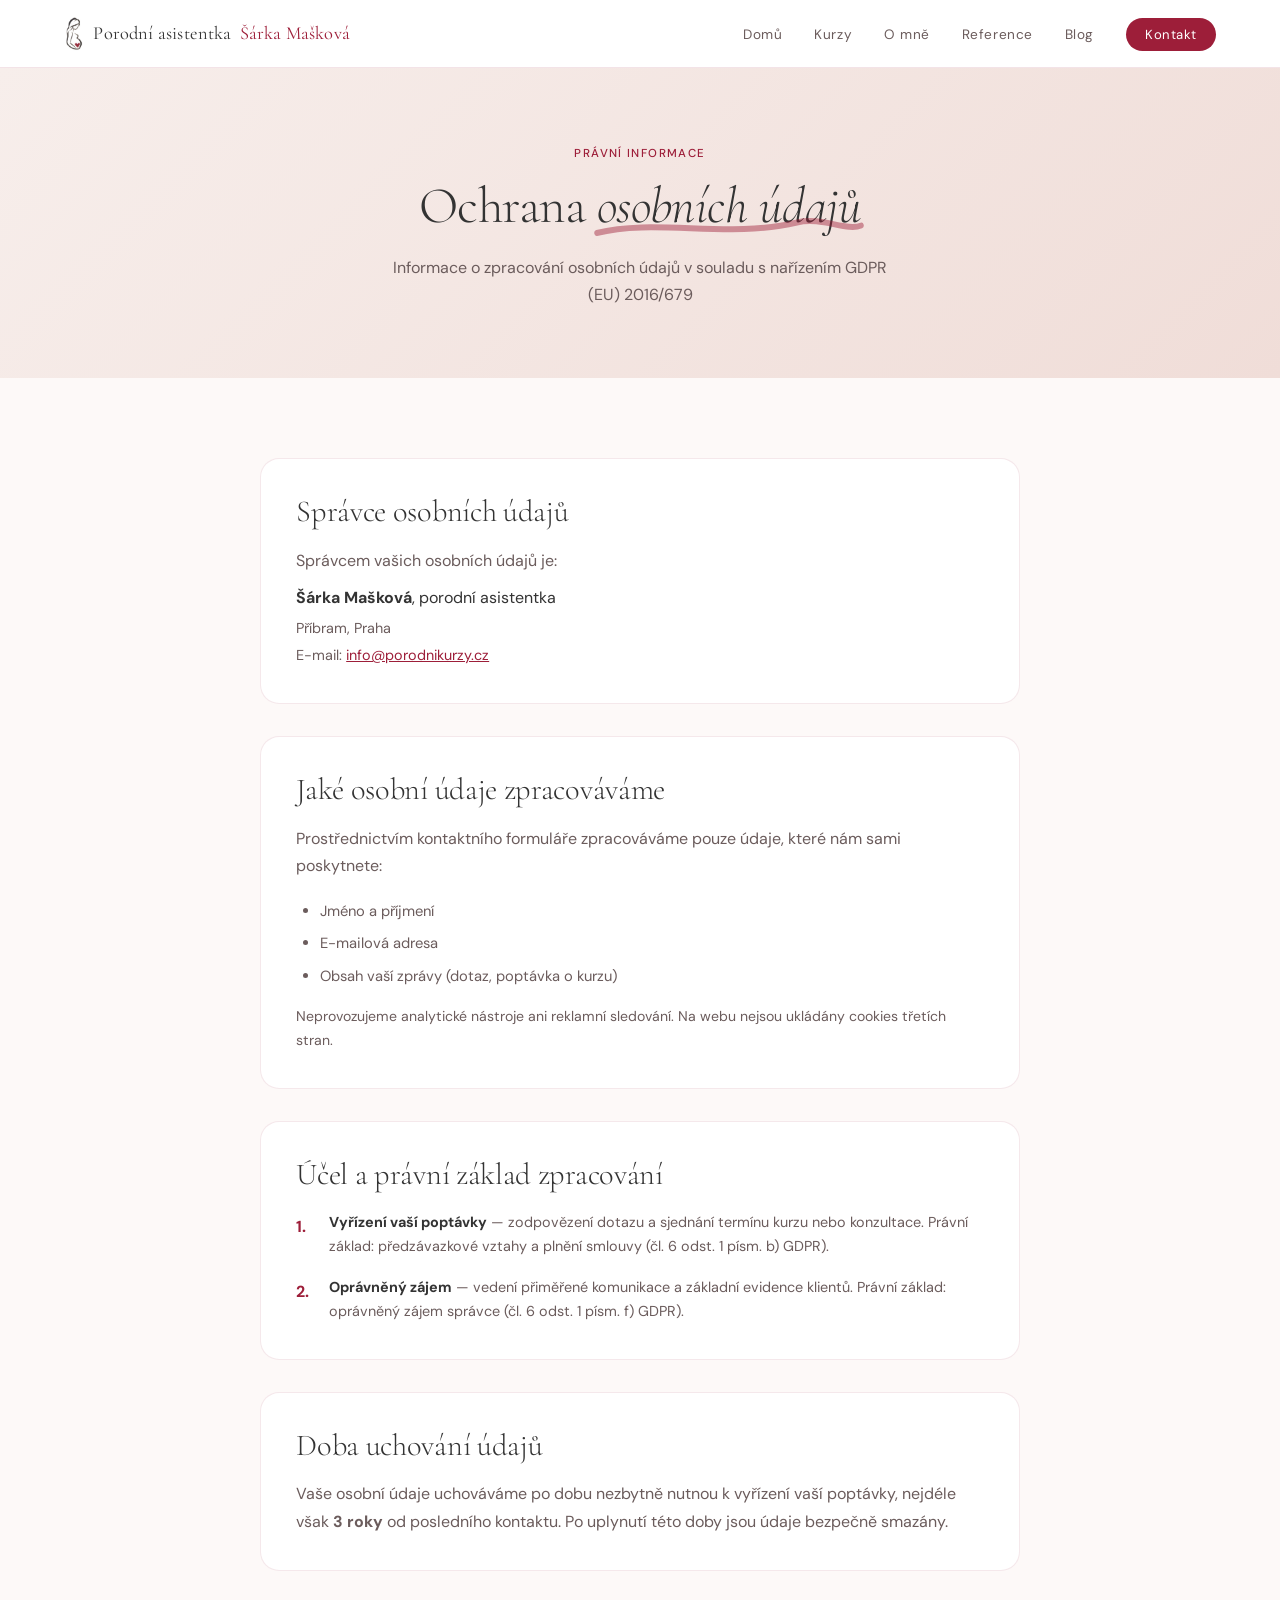
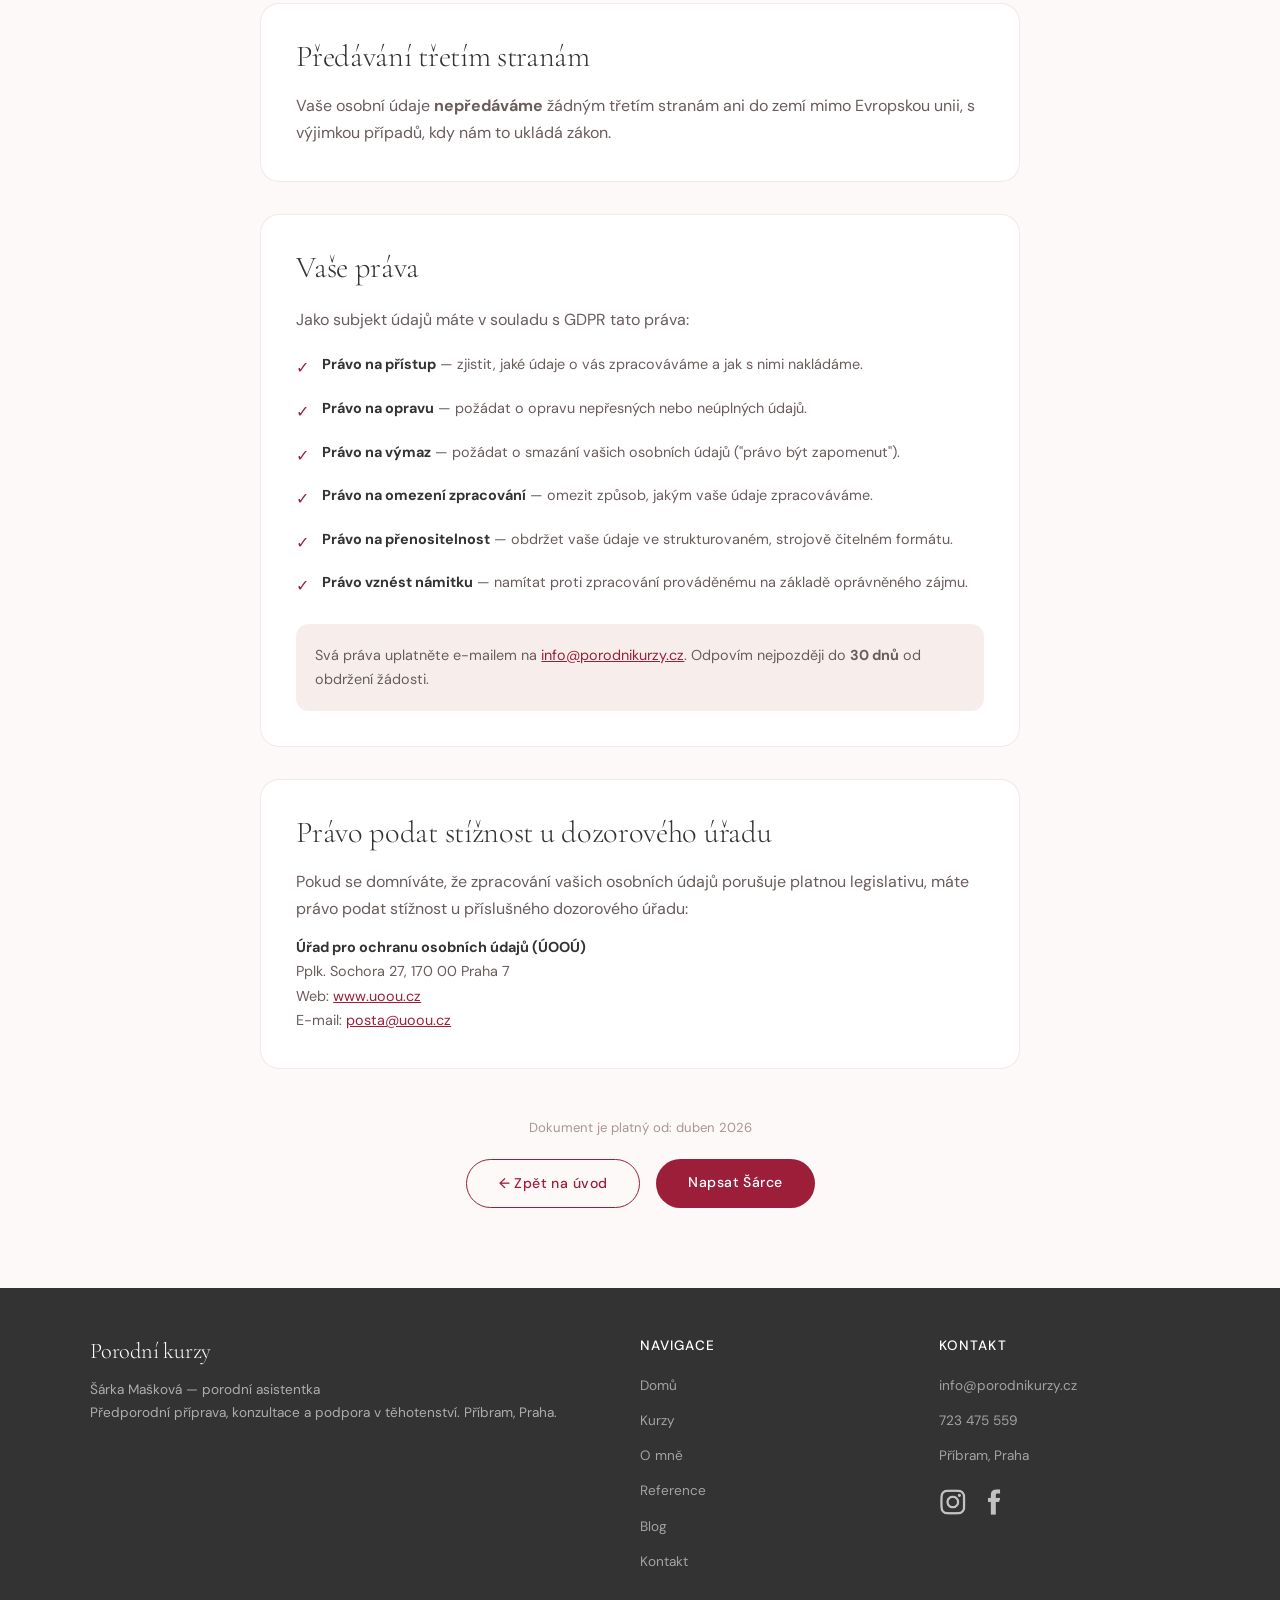
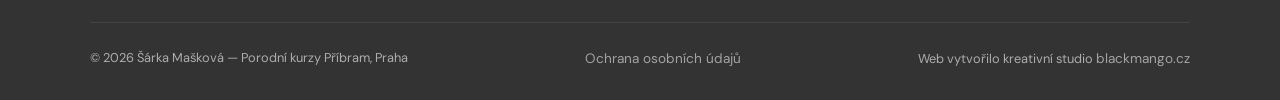
<file: gdpr/index.html>
<!DOCTYPE html>
<html lang="cs">
<head>
  <meta charset="UTF-8">
  <meta name="viewport" content="width=device-width, initial-scale=1.0">
  <title>Ochrana osobních údajů — Porodní kurzy Příbram, Praha</title>
  <meta name="description" content="Informace o zpracování osobních údajů v souladu s nařízením GDPR. Šárka Mašková, porodní asistentka Příbram, Praha.">
  <link rel="canonical" href="https://porodnikurzy.cz/gdpr/">
  <meta property="og:title" content="Ochrana osobních údajů — Porodní kurzy Příbram, Praha">
  <meta property="og:description" content="Informace o zpracování osobních údajů a ochraně soukromí na webu Porodní kurzy Příbram, Praha.">
  <meta property="og:url" content="https://porodnikurzy.cz/gdpr/">
  <meta name="robots" content="noindex, follow">
  <meta name="author" content="Šárka Mašková">
  <meta name="geo.region" content="CZ-ST">
  <meta name="geo.placename" content="Příbram, Praha">
  <meta name="geo.position" content="49.6947;14.0120">
  <meta name="ICBM" content="49.6947, 14.0120">
  <meta property="og:type" content="website">
  <meta property="og:image" content="https://porodnikurzy.cz/sarka_maskova_square.png">
  <meta property="og:image:alt" content="Šárka Mašková, porodní asistentka v Příbrami a Praze">
  <meta property="og:locale" content="cs_CZ">
  <meta property="og:site_name" content="Porodní kurzy Příbram, Praha">
  <meta name="twitter:card" content="summary_large_image">
  <meta name="twitter:title" content="Ochrana osobních údajů — Porodní kurzy Příbram, Praha">
  <meta name="twitter:description" content="Informace o zpracování osobních údajů a ochraně soukromí na webu Porodní kurzy Příbram, Praha.">
  <meta name="twitter:image" content="https://porodnikurzy.cz/sarka_maskova_square.png">
  <meta name="twitter:image:alt" content="Šárka Mašková, porodní asistentka v Příbrami a Praze">
  <meta name="theme-color" content="#9d1e39">
  <link rel="preconnect" href="https://fonts.googleapis.com">
  <link href="https://fonts.googleapis.com/css2?family=Cormorant+Garamond:ital,wght@0,300;0,400;0,600;1,300;1,400&family=DM+Sans:wght@300;400;500&display=swap" rel="stylesheet">
  <link rel="stylesheet" href="../styles.css">
</head>
<body>

<nav>
  <a class="nav-logo" href="/"><img src="/logotyp.png" alt="Logo">Porodní asistentka <span>Šárka Mašková</span></a>
  <ul class="nav-links">
    <li><a href="/">Domů</a></li>
    <li><a href="/kurzy">Kurzy</a></li>
    <li><a href="/o-mne">O mně</a></li>
    <li><a href="/reference">Reference</a></li>
    <li><a href="/blog">Blog</a></li>
    <li><a href="/kontakt" class="nav-cta">Kontakt</a></li>
  </ul>
  <div class="hamburger" onclick="toggleMobileMenu()">
    <span></span><span></span><span></span>
  </div>
</nav>
<div class="mobile-menu" id="mobileMenu">
  <a href="/">Domů</a>
  <a href="/kurzy">Kurzy</a>
  <a href="/o-mne">O mně</a>
  <a href="/reference">Reference</a>
  <a href="/blog">Blog</a>
  <a href="/kontakt">Kontakt</a>
</div>

<div class="page-header">
  <span class="tag">Právní informace</span>
  <h1>Ochrana <span class="u2"><em>osobních údajů</em></span></h1>
  <p>Informace o zpracování osobních údajů v souladu s nařízením GDPR (EU) 2016/679</p>
</div>

<section class="section">
  <div class="container">
    <div style="max-width:760px;margin:0 auto">

      <div class="card" style="margin-bottom:2rem">
        <h3 style="margin-bottom:1rem">Správce osobních údajů</h3>
        <p style="color:var(--mid);margin-bottom:0.6rem">Správcem vašich osobních údajů je:</p>
        <p style="color:var(--dark);margin-bottom:0.3rem"><strong>Šárka Mašková</strong>, porodní asistentka</p>
        <p style="color:var(--mid);font-size:0.9rem;margin-bottom:0.2rem">Příbram, Praha</p>
        <p style="color:var(--mid);font-size:0.9rem">E-mail: <a href="mailto:info@porodnikurzy.cz" style="color:var(--rose)">info@porodnikurzy.cz</a></p>
      </div>

      <div class="card" style="margin-bottom:2rem">
        <h3 style="margin-bottom:1rem">Jaké osobní údaje zpracováváme</h3>
        <p style="color:var(--mid);margin-bottom:1rem">Prostřednictvím kontaktního formuláře zpracováváme pouze údaje, které nám sami poskytnete:</p>
        <ul style="color:var(--mid);padding-left:1.5rem;font-size:0.92rem;line-height:2.2">
          <li>Jméno a příjmení</li>
          <li>E-mailová adresa</li>
          <li>Obsah vaší zprávy (dotaz, poptávka o kurzu)</li>
        </ul>
        <p style="color:var(--mid);font-size:0.88rem;margin-top:0.8rem">Neprovozujeme analytické nástroje ani reklamní sledování. Na webu nejsou ukládány cookies třetích stran.</p>
      </div>

      <div class="card" style="margin-bottom:2rem">
        <h3 style="margin-bottom:1rem">Účel a právní základ zpracování</h3>
        <div style="display:flex;flex-direction:column;gap:1rem">
          <div style="display:flex;gap:0.8rem;align-items:flex-start">
            <span style="color:var(--rose);min-width:20px;margin-top:3px;font-weight:700">1.</span>
            <p style="margin:0;font-size:0.9rem;color:var(--mid)"><strong style="color:var(--dark)">Vyřízení vaší poptávky</strong> — zodpovězení dotazu a sjednání termínu kurzu nebo konzultace. Právní základ: předzávazkové vztahy a plnění smlouvy (čl. 6 odst. 1 písm. b) GDPR).</p>
          </div>
          <div style="display:flex;gap:0.8rem;align-items:flex-start">
            <span style="color:var(--rose);min-width:20px;margin-top:3px;font-weight:700">2.</span>
            <p style="margin:0;font-size:0.9rem;color:var(--mid)"><strong style="color:var(--dark)">Oprávněný zájem</strong> — vedení přiměřené komunikace a základní evidence klientů. Právní základ: oprávněný zájem správce (čl. 6 odst. 1 písm. f) GDPR).</p>
          </div>
        </div>
      </div>

      <div class="card" style="margin-bottom:2rem">
        <h3 style="margin-bottom:1rem">Doba uchování údajů</h3>
        <p style="color:var(--mid)">Vaše osobní údaje uchováváme po dobu nezbytně nutnou k vyřízení vaší poptávky, nejdéle však <strong>3 roky</strong> od posledního kontaktu. Po uplynutí této doby jsou údaje bezpečně smazány.</p>
      </div>

      <div class="card" style="margin-bottom:2rem">
        <h3 style="margin-bottom:1rem">Předávání třetím stranám</h3>
        <p style="color:var(--mid)">Vaše osobní údaje <strong>nepředáváme</strong> žádným třetím stranám ani do zemí mimo Evropskou unii, s výjimkou případů, kdy nám to ukládá zákon.</p>
      </div>

      <div class="card" style="margin-bottom:2rem">
        <h3 style="margin-bottom:1.2rem">Vaše práva</h3>
        <p style="color:var(--mid);margin-bottom:1.2rem">Jako subjekt údajů máte v souladu s GDPR tato práva:</p>
        <div style="display:flex;flex-direction:column;gap:0.9rem">
          <div style="display:flex;gap:0.8rem;align-items:flex-start">
            <span style="color:var(--rose);margin-top:2px">✓</span>
            <p style="margin:0;font-size:0.9rem;color:var(--mid)"><strong style="color:var(--dark)">Právo na přístup</strong> — zjistit, jaké údaje o vás zpracováváme a jak s nimi nakládáme.</p>
          </div>
          <div style="display:flex;gap:0.8rem;align-items:flex-start">
            <span style="color:var(--rose);margin-top:2px">✓</span>
            <p style="margin:0;font-size:0.9rem;color:var(--mid)"><strong style="color:var(--dark)">Právo na opravu</strong> — požádat o opravu nepřesných nebo neúplných údajů.</p>
          </div>
          <div style="display:flex;gap:0.8rem;align-items:flex-start">
            <span style="color:var(--rose);margin-top:2px">✓</span>
            <p style="margin:0;font-size:0.9rem;color:var(--mid)"><strong style="color:var(--dark)">Právo na výmaz</strong> — požádat o smazání vašich osobních údajů ("právo být zapomenut").</p>
          </div>
          <div style="display:flex;gap:0.8rem;align-items:flex-start">
            <span style="color:var(--rose);margin-top:2px">✓</span>
            <p style="margin:0;font-size:0.9rem;color:var(--mid)"><strong style="color:var(--dark)">Právo na omezení zpracování</strong> — omezit způsob, jakým vaše údaje zpracováváme.</p>
          </div>
          <div style="display:flex;gap:0.8rem;align-items:flex-start">
            <span style="color:var(--rose);margin-top:2px">✓</span>
            <p style="margin:0;font-size:0.9rem;color:var(--mid)"><strong style="color:var(--dark)">Právo na přenositelnost</strong> — obdržet vaše údaje ve strukturovaném, strojově čitelném formátu.</p>
          </div>
          <div style="display:flex;gap:0.8rem;align-items:flex-start">
            <span style="color:var(--rose);margin-top:2px">✓</span>
            <p style="margin:0;font-size:0.9rem;color:var(--mid)"><strong style="color:var(--dark)">Právo vznést námitku</strong> — namítat proti zpracování prováděnému na základě oprávněného zájmu.</p>
          </div>
        </div>
        <div style="background:var(--rose-wash);border-radius:0.8rem;padding:1.2rem;margin-top:1.5rem">
          <p style="margin:0;font-size:0.9rem;color:var(--mid)">Svá práva uplatněte e-mailem na <a href="mailto:info@porodnikurzy.cz" style="color:var(--rose)">info@porodnikurzy.cz</a>. Odpovím nejpozději do <strong>30 dnů</strong> od obdržení žádosti.</p>
        </div>
      </div>

      <div class="card" style="margin-bottom:2rem">
        <h3 style="margin-bottom:1rem">Právo podat stížnost u dozorového úřadu</h3>
        <p style="color:var(--mid);margin-bottom:0.8rem">Pokud se domníváte, že zpracování vašich osobních údajů porušuje platnou legislativu, máte právo podat stížnost u příslušného dozorového úřadu:</p>
        <p style="color:var(--mid);font-size:0.9rem"><strong style="color:var(--dark)">Úřad pro ochranu osobních údajů (ÚOOÚ)</strong><br>Pplk. Sochora 27, 170 00 Praha 7<br>Web: <a href="https://www.uoou.cz" target="_blank" rel="noopener noreferrer" style="color:var(--rose)">www.uoou.cz</a><br>E-mail: <a href="mailto:posta@uoou.cz" style="color:var(--rose)">posta@uoou.cz</a></p>
      </div>

      <div style="text-align:center;margin-top:3rem;color:var(--light);font-size:0.82rem">
        <p>Dokument je platný od: duben 2026</p>
        <div style="margin-top:1.2rem;display:flex;gap:1rem;justify-content:center;flex-wrap:wrap">
          <a href="/" class="btn btn-outline">← Zpět na úvod</a>
          <a href="/kontakt" class="btn btn-primary">Napsat Šárce</a>
        </div>
      </div>

    </div>
  </div>
</section>

<footer>
  <div class="footer-inner">
    <div class="footer-brand">
      <h3>Porodní kurzy</h3>
      <p>Šárka Mašková — porodní asistentka<br>Předporodní příprava, konzultace a podpora v těhotenství. Příbram, Praha.</p>
    </div>
    <div>
      <h4>Navigace</h4>
      <ul>
        <li><a href="/">Domů</a></li>
        <li><a href="/kurzy">Kurzy</a></li>
        <li><a href="/o-mne">O mně</a></li>
        <li><a href="/reference">Reference</a></li>
        <li><a href="/blog">Blog</a></li>
        <li><a href="/kontakt">Kontakt</a></li>
      </ul>
    </div>
    <div>
      <h4>Kontakt</h4>
      <ul>
        <li><a href="mailto:info@porodnikurzy.cz">info@porodnikurzy.cz</a></li>
        <li><a href="tel:+420723475559">723 475 559</a></li>
        <li><a href="/kontakt">Příbram, Praha</a></li>
      </ul>
      <div style="display:flex;gap:0.8rem;margin-top:1.2rem;align-items:center">
        <a href="https://www.instagram.com/studio_porodnich_kurzu/" target="_blank" rel="noopener" aria-label="Instagram">
          <img src="/icons web studio/instagram2.png" alt="Instagram" style="width:28px;height:28px;object-fit:contain;opacity:0.7;transition:opacity 0.2s" onmouseover="this.style.opacity='1'" onmouseout="this.style.opacity='0.7'">
        </a>
        <a href="https://www.facebook.com/sarka.pregnancy.care" target="_blank" rel="noopener" aria-label="Facebook">
          <img src="/icons web studio/fb2.png" alt="Facebook" style="width:28px;height:28px;object-fit:contain;opacity:0.7;transition:opacity 0.2s" onmouseover="this.style.opacity='1'" onmouseout="this.style.opacity='0.7'">
        </a>
      </div>
    </div>
  </div>
  <div class="footer-bottom">
    <span>© 2026 Šárka Mašková — Porodní kurzy Příbram, Praha</span>
    <a href="/gdpr" style="color:rgba(255,255,255,0.55);text-decoration:none">Ochrana osobních údajů</a>
    <span>Web vytvořilo kreativní studio <a href="https://blackmango.cz" target="_blank" rel="noopener">blackmango.cz</a></span>
  </div>
</footer>

<script src="../scripts.js"></script>
</body>
</html>
</file>
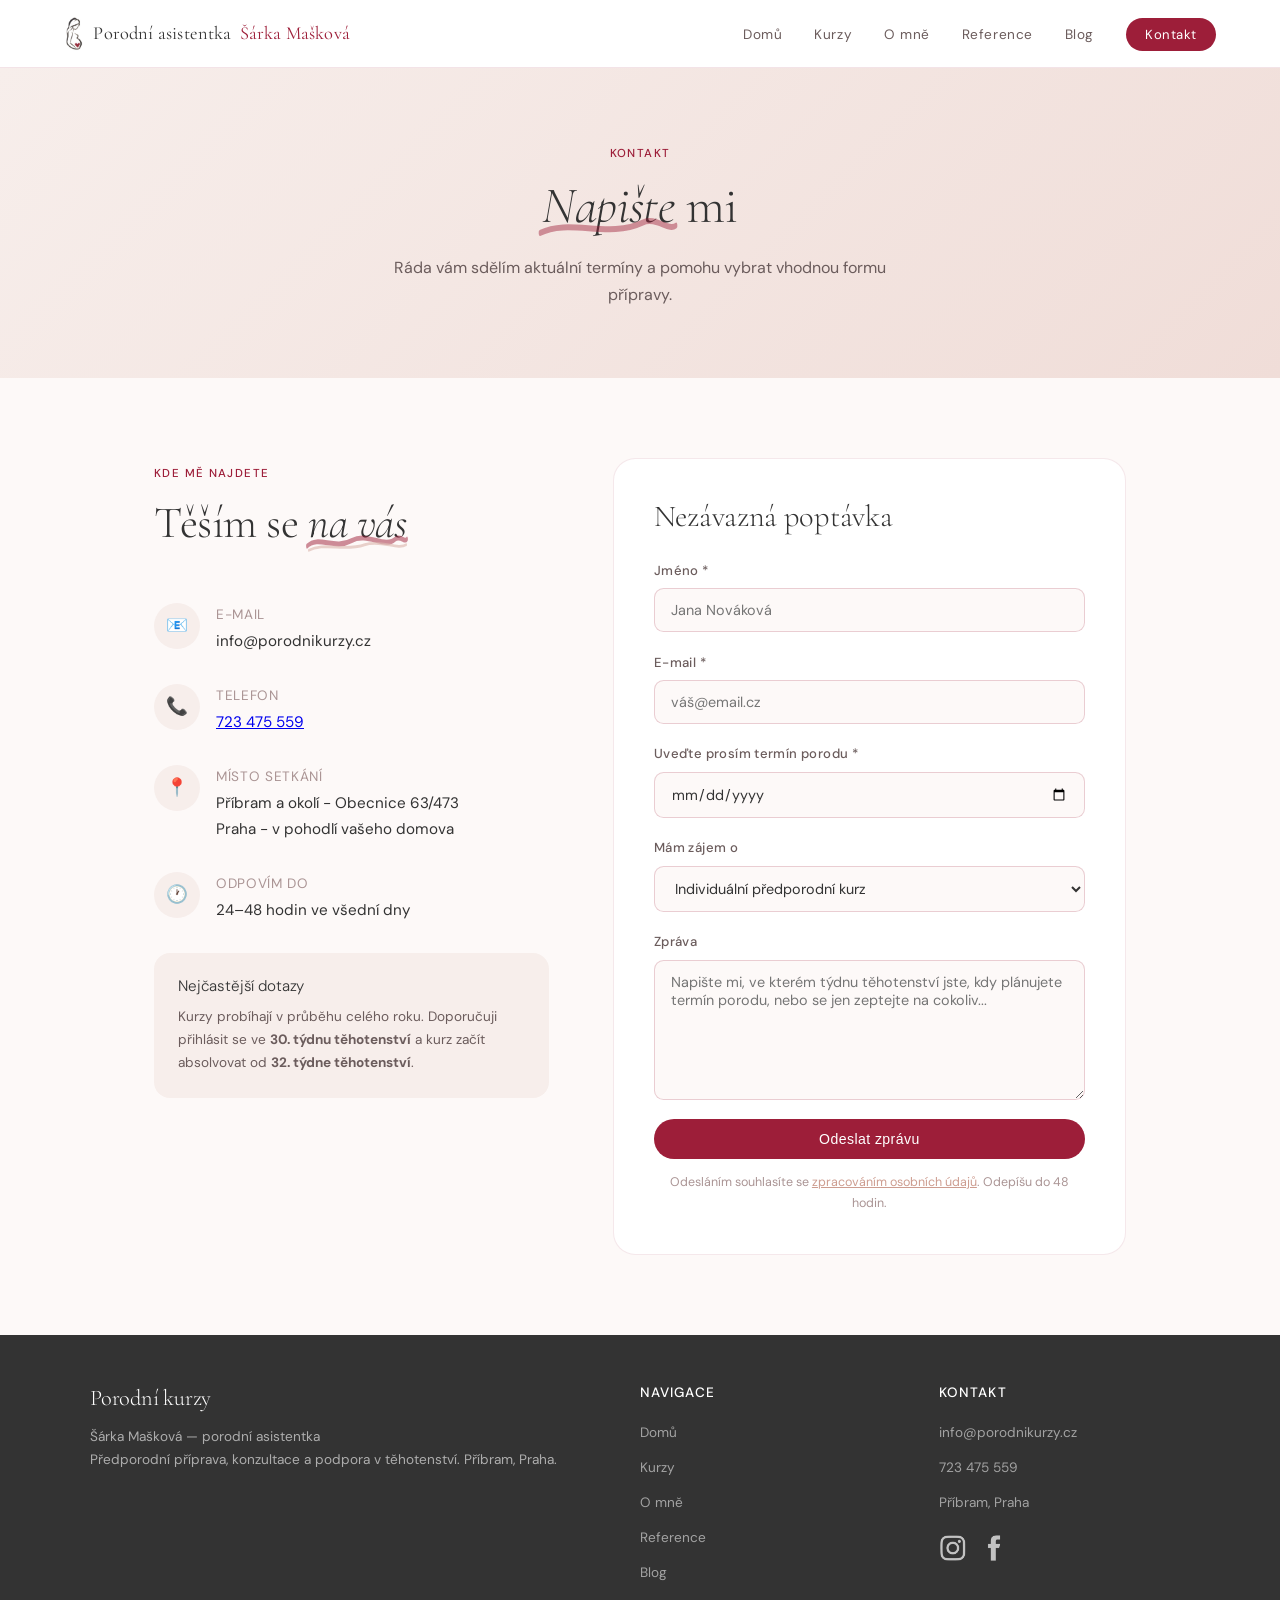
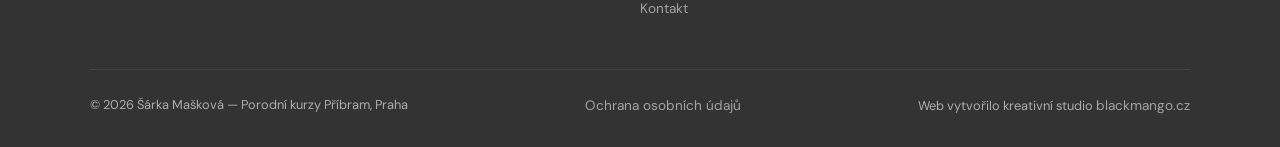
<file: kontakt/index.html>
<!DOCTYPE html>
<html lang="cs">
<head>
  <meta charset="UTF-8">
  <meta name="viewport" content="width=device-width, initial-scale=1.0">
  <title>Kontakt | Předporodní kurzy Příbram, Praha | Šárka Mašková</title>
  <meta name="description" content="Kontakt na Šárku Maškovou, porodní asistentku v Příbrami a Praze. Nezávazná poptávka předporodního kurzu, konzultace v těhotenství nebo dotaz k přípravě na porod.">
  <link rel="canonical" href="https://porodnikurzy.cz/kontakt/">
  <meta property="og:title" content="Kontakt | Předporodní kurzy Příbram, Praha | Šárka Mašková">
  <meta property="og:description" content="Napište Šárce Maškové pro nezávaznou poptávku předporodního kurzu nebo konzultace v těhotenství v Příbrami a Praze.">
  <meta property="og:url" content="https://porodnikurzy.cz/kontakt/">
  <meta name="twitter:title" content="Kontakt | Předporodní kurzy Příbram, Praha | Šárka Mašková">
  <meta name="twitter:description" content="Nezávazná poptávka předporodního kurzu nebo konzultace v těhotenství v Příbrami a Praze.">
  <meta name="robots" content="index, follow, max-snippet:-1, max-image-preview:large">
  <meta name="author" content="Šárka Mašková">
  <meta name="geo.region" content="CZ-ST">
  <meta name="geo.placename" content="Příbram, Praha">
  <meta name="geo.position" content="49.6947;14.0120">
  <meta name="ICBM" content="49.6947, 14.0120">
  <meta property="og:type" content="website">
  <meta property="og:image" content="https://porodnikurzy.cz/sarka_maskova_square.png">
  <meta property="og:image:alt" content="Šárka Mašková, porodní asistentka">
  <meta property="og:locale" content="cs_CZ">
  <meta property="og:site_name" content="Porodní kurzy Příbram, Praha">
  <meta name="twitter:card" content="summary_large_image">
  <meta name="twitter:image" content="https://porodnikurzy.cz/sarka_maskova_square.png">
  <meta name="twitter:image:alt" content="Šárka Mašková, porodní asistentka v Příbrami a Praze">
  <meta name="theme-color" content="#9d1e39">
  <link rel="preconnect" href="https://fonts.googleapis.com">
  <link href="https://fonts.googleapis.com/css2?family=Cormorant+Garamond:ital,wght@0,300;0,400;0,600;1,300;1,400&family=DM+Sans:wght@300;400;500&display=swap" rel="stylesheet">
  <link rel="stylesheet" href="../styles.css">

  <script type="application/ld+json">
  {
    "@context": "https://schema.org",
    "@graph": [
      {
        "@type": "ContactPage",
        "@id": "https://porodnikurzy.cz/kontakt/#webpage",
        "url": "https://porodnikurzy.cz/kontakt/",
        "name": "Kontakt | Předporodní kurzy Příbram, Praha | Šárka Mašková",
        "description": "Kontakt na Šárku Maškovou, porodní asistentku v Příbrami a Praze. Nezávazná poptávka předporodního kurzu, konzultace v těhotenství nebo dotaz k přípravě na porod.",
        "mainEntity": {
          "@type": "ContactPoint",
          "email": "info@porodnikurzy.cz",
          "telephone": "+420723475559",
          "contactType": "customer support",
          "availableLanguage": "cs"
        },
        "about": {"@id": "https://porodnikurzy.cz/#studio"}
      },
      {
        "@type": "BreadcrumbList",
        "itemListElement": [
          {"@type": "ListItem", "position": 1, "name": "Domů", "item": "https://porodnikurzy.cz/"},
          {"@type": "ListItem", "position": 2, "name": "Kontakt", "item": "https://porodnikurzy.cz/kontakt/"}
        ]
      }
    ]
  }
  </script>
</head>
<body>

<nav>
  <a class="nav-logo" href="/"><img src="/logotyp.png" alt="Logo">Porodní asistentka <span>Šárka Mašková</span></a>
  <ul class="nav-links">
    <li><a href="/">Domů</a></li>
    <li><a href="/kurzy">Kurzy</a></li>
    <li><a href="/o-mne">O mně</a></li>
    <li><a href="/reference">Reference</a></li>
    <li><a href="/blog">Blog</a></li>
    <li><a href="/kontakt" class="nav-cta">Kontakt</a></li>
  </ul>
  <div class="hamburger" onclick="toggleMobileMenu()">
    <span></span><span></span><span></span>
  </div>
</nav>
<div class="mobile-menu" id="mobileMenu">
  <a href="/">Domů</a>
  <a href="/kurzy">Kurzy</a>
  <a href="/o-mne">O mně</a>
  <a href="/reference">Reference</a>
  <a href="/blog">Blog</a>
  <a href="/kontakt">Kontakt</a>
</div>

<div class="page-header">
  <span class="tag">Kontakt</span>
  <h1><span class="u2"><em>Napište</em></span> mi</h1>
  <p>Ráda vám sdělím aktuální termíny a pomohu vybrat vhodnou formu přípravy.</p>
</div>

<section class="section">
  <div class="container">
    <div class="contact-grid fade-in">

      <div class="contact-info">
        <div>
          <span class="tag">Kde mě najdete</span>
          <h2 style="margin-bottom:1.5rem">Těším se <span class="u"><em>na vás</em></span></h2>
        </div>

        <div class="contact-item">
          <div class="contact-icon">📧</div>
          <div><strong>E-mail</strong><p>info@porodnikurzy.cz</p></div>
        </div>
        <div class="contact-item">
          <div class="contact-icon">📞</div>
          <div><strong>Telefon</strong><p><a href="tel:+420723475559">723 475 559</a></p></div>
        </div>
        <div class="contact-item">
          <div class="contact-icon">📍</div>
          <div><strong>Místo setkání</strong><p>Příbram a okolí - Obecnice 63/473<br>Praha - v pohodlí vašeho domova</p></div>
        </div>
        <div class="contact-item">
          <div class="contact-icon">🕐</div>
          <div><strong>Odpovím do</strong><p>24–48 hodin ve všední dny</p></div>
        </div>

        <div style="background:var(--rose-wash);border-radius:1rem;padding:1.5rem">
          <h4 style="margin-bottom:0.6rem;font-family:'DM Sans',sans-serif;font-size:0.95rem">Nejčastější dotazy</h4>
          <p style="font-size:0.85rem;color:var(--mid)">Kurzy probíhají v průběhu celého roku. Doporučuji přihlásit se ve <strong>30. týdnu těhotenství</strong> a kurz začít absolvovat od <strong>32. týdne těhotenství</strong>.</p>
        </div>
      </div>

      <form id="contact-form" class="contact-form fade-in">
        <input type="hidden" name="access_key" value="c92134e7-43c0-4190-b22d-bef71973cda4">
        <input type="hidden" name="subject" value="Nová poptávka z webu porodnikurzy.cz">
        <input type="checkbox" name="botcheck" style="display:none;" tabindex="-1" autocomplete="off">
        <h3 style="margin-bottom:1.5rem">Nezávazná poptávka</h3>
        <div class="form-group">
          <label>Jméno *</label>
          <input type="text" name="name" placeholder="Jana Nováková" required>
        </div>
        <div class="form-group">
          <label>E-mail *</label>
          <input type="email" name="email" placeholder="váš@email.cz" required>
        </div>
        <div class="form-group">
          <label>Uveďte prosím termín porodu *</label>
          <input type="date" name="Termin porodu" required>
        </div>
        <div class="form-group">
          <label>Mám zájem o</label>
          <select name="service">
            <option>Individuální předporodní kurz</option>
            <option>Kurz v malé skupině - pouze ženy</option>
            <option>Kurz v malé skupině - s doprovodem</option>
            <option>Konzultace</option>
            <option>Jen se chci zeptat</option>
          </select>
        </div>
        <div class="form-group">
          <label>Zpráva</label>
          <textarea name="message" placeholder="Napište mi, ve kterém týdnu těhotenství jste, kdy plánujete termín porodu, nebo se jen zeptejte na cokoliv..."></textarea>
        </div>
        <div id="form-message" style="display:none;padding:0.8rem 1rem;border-radius:0.6rem;margin-bottom:1rem;font-size:0.88rem;text-align:center"></div>
        <button type="submit" class="btn btn-primary" style="width:100%">Odeslat zprávu</button>
        <p style="font-size:0.78rem;color:var(--light);margin-top:0.8rem;text-align:center">Odesláním souhlasíte se <a href="/gdpr" style="color:var(--rose-light);text-decoration:underline">zpracováním osobních údajů</a>. Odepíšu do 48 hodin.</p>
      </form>

    </div>
  </div>
</section>

<footer>
  <div class="footer-inner">
    <div class="footer-brand">
      <h3>Porodní kurzy</h3>
      <p>Šárka Mašková — porodní asistentka<br>Předporodní příprava, konzultace a podpora v těhotenství. Příbram, Praha.</p>
    </div>
    <div>
      <h4>Navigace</h4>
      <ul>
        <li><a href="/">Domů</a></li>
        <li><a href="/kurzy">Kurzy</a></li>
        <li><a href="/o-mne">O mně</a></li>
        <li><a href="/reference">Reference</a></li>
        <li><a href="/blog">Blog</a></li>
        <li><a href="/kontakt">Kontakt</a></li>
      </ul>
    </div>
    <div>
      <h4>Kontakt</h4>
      <ul>
        <li><a href="mailto:info@porodnikurzy.cz">info@porodnikurzy.cz</a></li>
        <li><a href="tel:+420723475559">723 475 559</a></li>
        <li><a href="/kontakt">Příbram, Praha</a></li>
      </ul>
      <div style="display:flex;gap:0.8rem;margin-top:1.2rem;align-items:center">
        <a href="https://www.instagram.com/studio_porodnich_kurzu/" target="_blank" rel="noopener" aria-label="Instagram">
          <img src="/icons web studio/instagram2.png" alt="Instagram" style="width:28px;height:28px;object-fit:contain;opacity:0.7;transition:opacity 0.2s" onmouseover="this.style.opacity='1'" onmouseout="this.style.opacity='0.7'">
        </a>
        <a href="https://www.facebook.com/sarka.pregnancy.care" target="_blank" rel="noopener" aria-label="Facebook">
          <img src="/icons web studio/fb2.png" alt="Facebook" style="width:28px;height:28px;object-fit:contain;opacity:0.7;transition:opacity 0.2s" onmouseover="this.style.opacity='1'" onmouseout="this.style.opacity='0.7'">
        </a>
      </div>
    </div>
  </div>
  <div class="footer-bottom">
    <span>© 2026 Šárka Mašková — Porodní kurzy Příbram, Praha</span>
    <a href="/gdpr" style="color:rgba(255,255,255,0.55);text-decoration:none">Ochrana osobních údajů</a>
    <span>Web vytvořilo kreativní studio <a href="https://blackmango.cz" target="_blank" rel="noopener">blackmango.cz</a></span>
  </div>
</footer>

<script src="../scripts.js"></script>
</body>
</html>
</file>
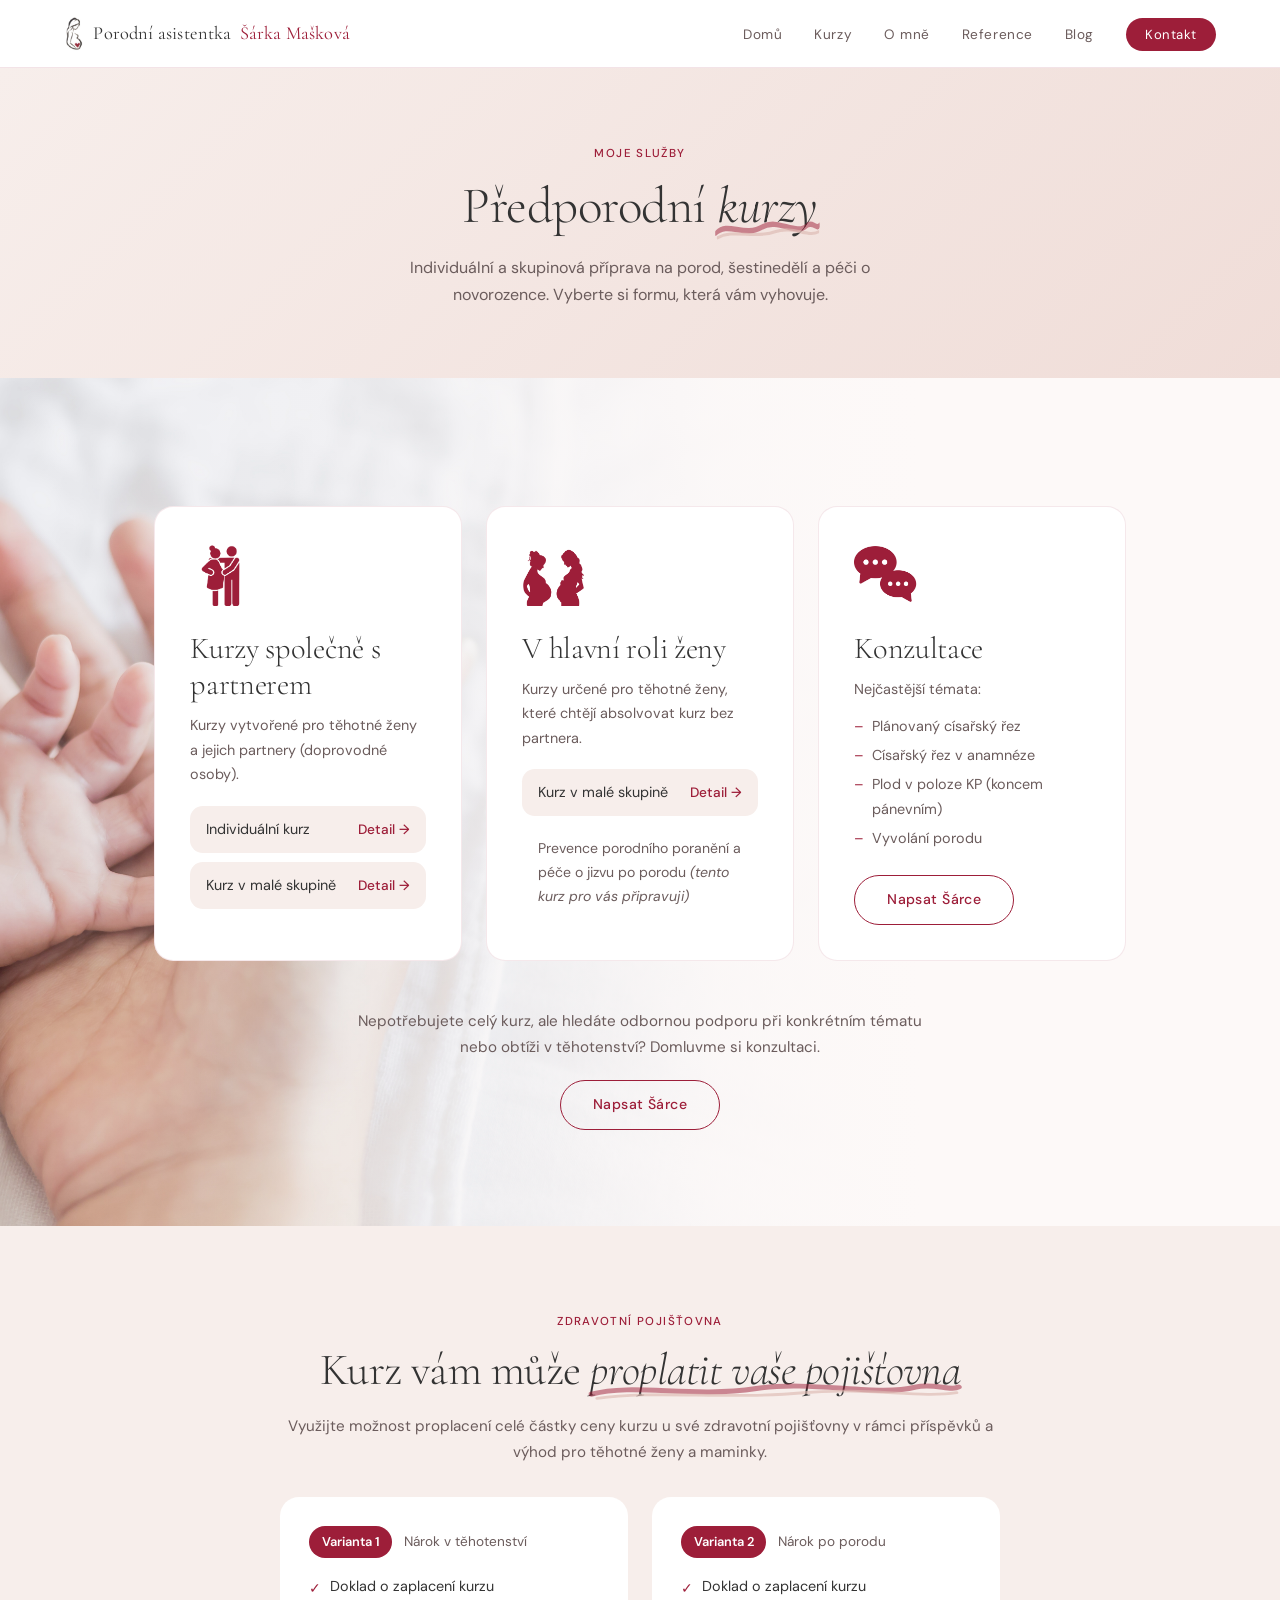
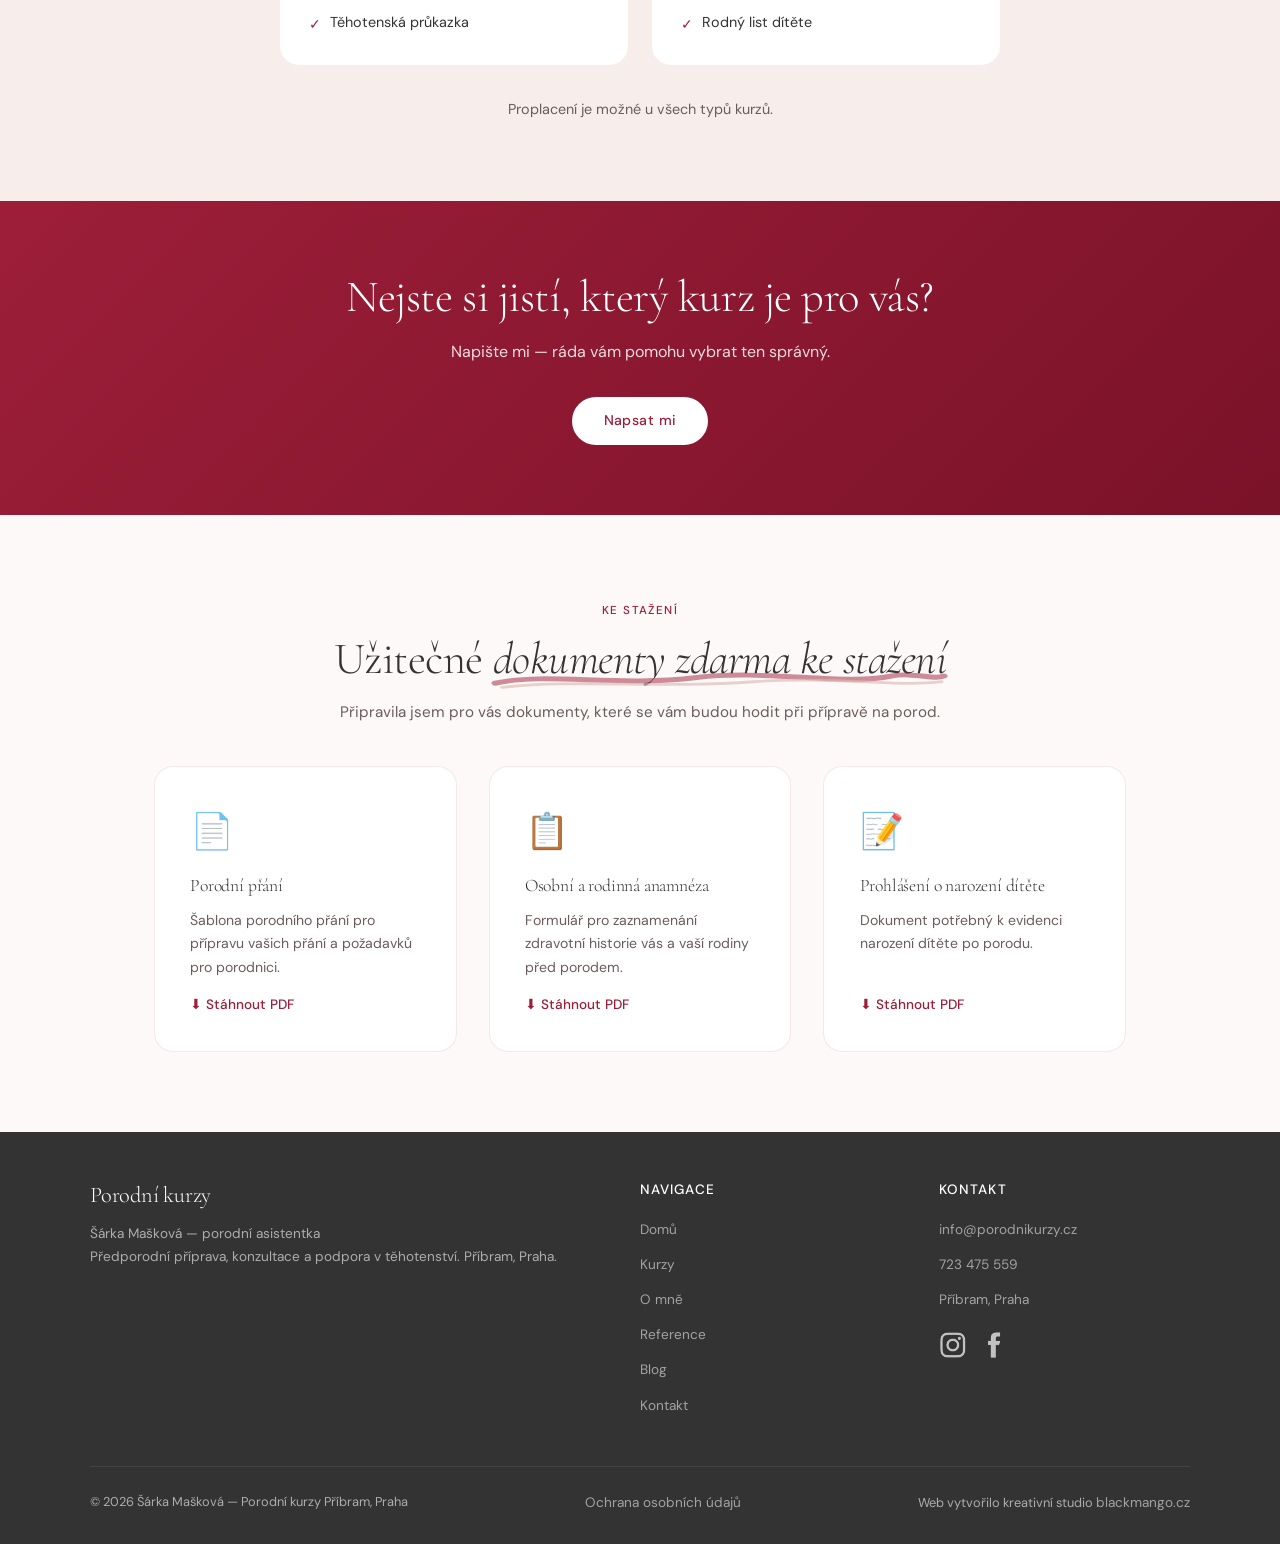
<file: kurzy/index.html>
<!DOCTYPE html>
<html lang="cs">
<head>
  <meta charset="UTF-8">
  <meta name="viewport" content="width=device-width, initial-scale=1.0">
  <title>Předporodní kurzy v Příbrami a Praze | Individuální i skupinové | Šárka Mašková</title>
  <meta name="description" content="Předporodní kurzy v Příbrami a Praze pro nastávající rodiče. Individuální kurz, kurz v malé skupině i konzultace s porodní asistentkou Šárkou Maškovou.">
  <link rel="canonical" href="https://porodnikurzy.cz/kurzy/">
  <meta property="og:title" content="Předporodní kurzy v Příbrami a Praze | Individuální i skupinové | Šárka Mašková">
  <meta property="og:description" content="Vyberte si individuální předporodní kurz, kurz v malé skupině nebo konzultaci v těhotenství. Příprava na porod, šestinedělí i péči o novorozence.">
  <meta property="og:url" content="https://porodnikurzy.cz/kurzy/">
  <meta name="twitter:title" content="Předporodní kurzy v Příbrami a Praze | Šárka Mašková">
  <meta name="twitter:description" content="Individuální a skupinové předporodní kurzy i konzultace v těhotenství v Příbrami a Praze.">
  <meta name="robots" content="index, follow, max-snippet:-1, max-image-preview:large">
  <meta name="author" content="Šárka Mašková">
  <meta name="geo.region" content="CZ-ST">
  <meta name="geo.placename" content="Příbram, Praha">
  <meta name="geo.position" content="49.6947;14.0120">
  <meta name="ICBM" content="49.6947, 14.0120">
  <meta property="og:type" content="website">
  <meta property="og:image" content="https://porodnikurzy.cz/sarka_maskova_square.png">
  <meta property="og:image:alt" content="Šárka Mašková, porodní asistentka">
  <meta property="og:locale" content="cs_CZ">
  <meta property="og:site_name" content="Porodní kurzy Příbram, Praha">
  <meta name="twitter:card" content="summary_large_image">
  <meta name="twitter:image" content="https://porodnikurzy.cz/sarka_maskova_square.png">
  <meta name="twitter:image:alt" content="Šárka Mašková, porodní asistentka v Příbrami a Praze">
  <meta name="theme-color" content="#9d1e39">
  <link rel="preconnect" href="https://fonts.googleapis.com">
  <link href="https://fonts.googleapis.com/css2?family=Cormorant+Garamond:ital,wght@0,300;0,400;0,600;1,300;1,400&family=DM+Sans:wght@300;400;500&display=swap" rel="stylesheet">
  <link rel="stylesheet" href="../styles.css">

  <script type="application/ld+json">
  {
    "@context": "https://schema.org",
    "@graph": [
      {
        "@type": ["LocalBusiness", "EducationalOrganization"],
        "@id": "https://porodnikurzy.cz/#studio",
        "name": "Porodní kurzy Příbram, Praha",
        "alternateName": "Porodní kurzy Šárky Maškové",
        "description": "Předporodní kurzy pro páry v Příbrami a Praze. Porodní asistentka Šárka Mašková provází nastávající rodiče přípravou na porod, šestinedělím a péčí o novorozence.",
        "url": "https://porodnikurzy.cz/",
        "email": "info@porodnikurzy.cz",
        "priceRange": "2 500–3 500 Kč",
        "currenciesAccepted": "CZK",
        "address": {
          "@type": "PostalAddress",
          "addressLocality": "Příbram",
          "postalCode": "261 01",
          "addressRegion": "Středočeský kraj",
          "addressCountry": "CZ"
        },
        "geo": {
          "@type": "GeoCoordinates",
          "latitude": 49.6947,
          "longitude": 14.0120
        },
        "areaServed": [
          {"@type": "City", "name": "Příbram"},
          {"@type": "City", "name": "Praha"},
          {"@type": "AdministrativeArea", "name": "Středočeský kraj"}
        ],
        "founder": {"@id": "https://porodnikurzy.cz/#sarka"},
        "employee": {"@id": "https://porodnikurzy.cz/#sarka"},
        "telephone": "+420723475559",
        "image": "https://porodnikurzy.cz/sarka_maskova_square.png",
        "hasMap": "https://maps.google.com/maps?q=P%C5%99%C3%ADbram,+%C4%8CR",
        "sameAs": [
          "https://www.instagram.com/studio_porodnich_kurzu/",
          "https://www.facebook.com/sarka.pregnancy.care"
        ]
      },
      {
        "@type": "Person",
        "@id": "https://porodnikurzy.cz/#sarka",
        "name": "Šárka Mašková",
        "jobTitle": "Porodní asistentka",
        "description": "Porodní asistentka s dlouholetou praxí v porodnickém prostředí.",
        "email": "info@porodnikurzy.cz",
        "url": "https://porodnikurzy.cz/",
        "image": "https://porodnikurzy.cz/sarka_maskova_square.png",
        "worksFor": {"@id": "https://porodnikurzy.cz/#studio"},
        "telephone": "+420723475559",
        "sameAs": [
          "https://www.instagram.com/studio_porodnich_kurzu/",
          "https://www.facebook.com/sarka.pregnancy.care"
        ],
        "address": {
          "@type": "PostalAddress",
          "addressLocality": "Příbram",
          "postalCode": "261 01",
          "addressCountry": "CZ"
        }
      },
      {
        "@type": "Course",
        "@id": "https://porodnikurzy.cz/#kurz-individualni",
        "name": "Individuální předporodní kurz",
        "description": "Předporodní kurz na míru pro jeden pár. Tři setkání po 90 minutách (celkem 5–6 hodin).",
        "provider": {"@id": "https://porodnikurzy.cz/#studio"},
        "instructor": {"@id": "https://porodnikurzy.cz/#sarka"},
        "inLanguage": "cs",
        "offers": {
          "@type": "Offer",
          "price": "4000",
          "priceCurrency": "CZK",
          "availability": "https://schema.org/InStock",
          "description": "Cena za pár"
        },
        "hasCourseInstance": {
          "@type": "CourseInstance",
          "courseMode": "onsite",
          "location": {
            "@type": "Place",
            "name": "Příbram",
            "address": {"@type": "PostalAddress", "addressLocality": "Příbram", "addressCountry": "CZ"}
          }
        }
      },
      {
        "@type": "Course",
        "@id": "https://porodnikurzy.cz/#kurz-skupinovy",
        "name": "Předporodní kurz v malé skupině",
        "description": "Předporodní kurz v uzavřené skupině maximálně dvou párů.",
        "provider": {"@id": "https://porodnikurzy.cz/#studio"},
        "instructor": {"@id": "https://porodnikurzy.cz/#sarka"},
        "inLanguage": "cs",
        "offers": {
          "@type": "Offer",
          "price": "3500",
          "priceCurrency": "CZK",
          "availability": "https://schema.org/InStock",
          "description": "Cena za pár, max. 2 páry"
        },
        "hasCourseInstance": {
          "@type": "CourseInstance",
          "courseMode": "onsite",
          "location": {
            "@type": "Place",
            "name": "Příbram",
            "address": {"@type": "PostalAddress", "addressLocality": "Příbram", "addressCountry": "CZ"}
          }
        }
      }
    ]
  }
  </script>

  <script type="application/ld+json">
  {
    "@context": "https://schema.org",
    "@graph": [
      {
        "@type": "WebPage",
        "@id": "https://porodnikurzy.cz/kurzy/#webpage",
        "url": "https://porodnikurzy.cz/kurzy/",
        "name": "Předporodní kurzy v Příbrami a Praze | Individuální i skupinové | Šárka Mašková",
        "description": "Předporodní kurzy v Příbrami a Praze pro nastávající rodiče. Individuální kurz, kurz v malé skupině i konzultace s porodní asistentkou Šárkou Maškovou.",
        "about": {"@id": "https://porodnikurzy.cz/#studio"}
      },
      {
        "@type": "BreadcrumbList",
        "itemListElement": [
          {"@type": "ListItem", "position": 1, "name": "Domů", "item": "https://porodnikurzy.cz/"},
          {"@type": "ListItem", "position": 2, "name": "Kurzy", "item": "https://porodnikurzy.cz/kurzy/"}
        ]
      }
    ]
  }
  </script>
</head>
<body>

<nav>
  <a class="nav-logo" href="/"><img src="/logotyp.png" alt="Logo">Porodní asistentka <span>Šárka Mašková</span></a>
  <ul class="nav-links">
    <li><a href="/">Domů</a></li>
    <li><a href="/kurzy">Kurzy</a></li>
    <li><a href="/o-mne">O mně</a></li>
    <li><a href="/reference">Reference</a></li>
    <li><a href="/blog">Blog</a></li>
    <li><a href="/kontakt" class="nav-cta">Kontakt</a></li>
  </ul>
  <div class="hamburger" onclick="toggleMobileMenu()">
    <span></span><span></span><span></span>
  </div>
</nav>
<div class="mobile-menu" id="mobileMenu">
  <a href="/">Domů</a>
  <a href="/kurzy">Kurzy</a>
  <a href="/o-mne">O mně</a>
  <a href="/reference">Reference</a>
  <a href="/blog">Blog</a>
  <a href="/kontakt">Kontakt</a>
</div>

<div class="page-header">
  <span class="tag">Moje služby</span>
  <h1>Předporodní <span class="u"><em>kurzy</em></span></h1>
  <p>Individuální a skupinová příprava na porod, šestinedělí a péči o novorozence. Vyberte si formu, která vám vyhovuje.</p>
</div>

<section class="section kurzy-bg-section">
  <div class="container">

    <div class="courses-grid fade-in" id="coursesGrid">

      <!-- Card 1 -->
      <div class="card">
        <div style="margin-bottom:1rem;"><picture><source srcset="/icons web studio/8.webp" type="image/webp"><img src="/icons web studio/8.png" alt="" loading="lazy" style="width:64px;height:64px;object-fit:contain"></div>
        <h3 style="margin-bottom:0.6rem">Kurzy společně s partnerem</h3>
        <p style="font-size:0.9rem;color:var(--mid);margin-bottom:1.2rem">Kurzy vytvořené pro těhotné ženy a jejich partnery (doprovodné osoby).</p>
        <div style="display:flex;flex-direction:column;gap:0.6rem">
          <div style="display:flex;justify-content:space-between;align-items:center;background:var(--rose-wash);border-radius:0.8rem;padding:0.7rem 1rem;cursor:pointer" onclick="openCourse('individual')">
            <span style="font-size:0.9rem;color:var(--dark)">Individuální kurz</span>
            <span style="color:var(--rose);font-size:0.85rem;font-weight:500">Detail →</span>
          </div>
          <div style="display:flex;justify-content:space-between;align-items:center;background:var(--rose-wash);border-radius:0.8rem;padding:0.7rem 1rem;cursor:pointer" onclick="openCourse('skupina-doprovod')">
            <span style="font-size:0.9rem;color:var(--dark)">Kurz v malé skupině</span>
            <span style="color:var(--rose);font-size:0.85rem;font-weight:500">Detail →</span>
          </div>
        </div>
      </div>

      <!-- Card 2 -->
      <div class="card">
        <div style="margin-bottom:1rem;"><picture><source srcset="/icons web studio/6.webp" type="image/webp"><img src="/icons web studio/6.png" alt="" loading="lazy" style="width:64px;height:64px;object-fit:contain"></div>
        <h3 style="margin-bottom:0.6rem">V hlavní roli ženy</h3>
        <p style="font-size:0.9rem;color:var(--mid);margin-bottom:1.2rem">Kurzy určené pro těhotné ženy, které chtějí absolvovat kurz bez partnera.</p>
        <div style="display:flex;flex-direction:column;gap:0.6rem">
          <div style="display:flex;justify-content:space-between;align-items:center;background:var(--rose-wash);border-radius:0.8rem;padding:0.7rem 1rem;cursor:pointer" onclick="openCourse('skupina-zeny')">
            <span style="font-size:0.9rem;color:var(--dark)">Kurz v malé skupině</span>
            <span style="color:var(--rose);font-size:0.85rem;font-weight:500">Detail →</span>
          </div>
          <div style="display:flex;align-items:flex-start;gap:0.5rem;background:var(--bg);border-radius:0.8rem;padding:0.7rem 1rem">
            <span style="font-size:0.88rem;color:var(--mid)">Prevence porodního poranění a péče o jizvu po porodu <em>(tento kurz pro vás připravuji)</em></span>
          </div>
        </div>
      </div>

      <!-- Card 3 -->
      <div class="card">
        <div style="margin-bottom:1rem;"><picture><source srcset="/icons web studio/7.webp" type="image/webp"><img src="/icons web studio/7.png" alt="" loading="lazy" style="width:64px;height:64px;object-fit:contain"></div>
        <h3 style="margin-bottom:0.6rem">Konzultace</h3>
        <p style="font-size:0.9rem;color:var(--mid);margin-bottom:0.8rem">Nejčastější témata:</p>
        <ul style="list-style:none;padding:0;margin:0 0 1.5rem;display:flex;flex-direction:column;gap:0.3rem">
          <li style="font-size:0.9rem;color:var(--mid);padding-left:1.1rem;position:relative"><span style="position:absolute;left:0;color:var(--rose)">–</span> Plánovaný císařský řez</li>
          <li style="font-size:0.9rem;color:var(--mid);padding-left:1.1rem;position:relative"><span style="position:absolute;left:0;color:var(--rose)">–</span> Císařský řez v anamnéze</li>
          <li style="font-size:0.9rem;color:var(--mid);padding-left:1.1rem;position:relative"><span style="position:absolute;left:0;color:var(--rose)">–</span> Plod v poloze KP (koncem pánevním)</li>
          <li style="font-size:0.9rem;color:var(--mid);padding-left:1.1rem;position:relative"><span style="position:absolute;left:0;color:var(--rose)">–</span> Vyvolání porodu</li>
        </ul>
        <a href="/kontakt" class="btn btn-outline">Napsat Šárce</a>
      </div>

    </div>

    <!-- DETAIL: Individual -->
    <div id="detail-individual" class="course-detail">
      <div class="course-full-card fade-in">
        <div class="course-full-header">
          <button onclick="closeDetail()" style="background:rgba(255,255,255,0.15);border:none;color:white;padding:0.4rem 1rem;border-radius:2rem;cursor:pointer;font-size:0.82rem;margin-bottom:1.5rem">← Zpět na přehled</button>
          <h2>Individuální předporodní kurz</h2>
          <p>3 setkání · cca 120 minut každé · celkem 5–6 hodin</p>
        </div>
        <div class="course-full-body">
          <div class="course-meta-row">
            <div class="meta-item"><span class="meta-label">Cena</span><span class="meta-value">3 500 Kč / pár</span></div>
            <div class="meta-item"><span class="meta-label">Počet setkání</span><span class="meta-value">3 × 120 min</span></div>
            <div class="meta-item"><span class="meta-label">Forma</span><span class="meta-value">Individuální</span></div>
            <div class="meta-item"><span class="meta-label">Místo</span><span class="meta-value">Příbram, Praha</span></div>
          </div>
          <p style="color:var(--mid);margin-bottom:1.5rem">Individuální příprava je zcela přizpůsobena vám — vašemu těhotenství, vašim otázkám a obavám. Probíhá v soukromí, bez spěchu a s maximálním prostorem pro osobní témata.</p>
          <h3 style="margin-bottom:1rem">Co kurz zahrnuje</h3>
          <ul class="course-includes">
            <li>Informace o době před porodem</li>
            <li>Orientace v průběhu porodu</li>
            <li>Praktické zvládání porodní bolesti</li>
            <li>Úlevové polohy a práce s dechem</li>
            <li>Příprava partnera na aktivní roli</li>
            <li>Porodnické postupy a možnosti péče</li>
            <li>Příprava na šestinedělí a kojení</li>
            <li>Základní péče o novorozence</li>
            <li>Prostor pro individuální dotazy</li>
          </ul>
          <div style="margin-top:2rem">
            <a href="/kontakt" class="btn btn-primary">Objednat se</a>
          </div>
        </div>
      </div>
    </div>

    <!-- DETAIL: Skupina pro ženy a doprovod -->
    <div id="detail-skupina-doprovod" class="course-detail">
      <div class="course-full-card fade-in">
        <div class="course-full-header">
          <button onclick="closeDetail()" style="background:rgba(255,255,255,0.15);border:none;color:white;padding:0.4rem 1rem;border-radius:2rem;cursor:pointer;font-size:0.82rem;margin-bottom:1.5rem">← Zpět na přehled</button>
          <h2>Kurz v malé skupině — pro ženy a doprovod</h2>
          <p>3 setkání · max. 2 páry · uzavřená skupina</p>
        </div>
        <div class="course-full-body">
          <div class="course-meta-row">
            <div class="meta-item"><span class="meta-label">Cena</span><span class="meta-value">3 000 Kč / pár</span></div>
            <div class="meta-item"><span class="meta-label">Počet setkání</span><span class="meta-value">3 × 120 min</span></div>
            <div class="meta-item"><span class="meta-label">Max. účastníků</span><span class="meta-value">2 páry</span></div>
            <div class="meta-item"><span class="meta-label">Místo</span><span class="meta-value">Příbram, Praha</span></div>
          </div>
          <p style="color:var(--mid);margin-bottom:1.5rem">Příprava v bezpečné a důvěrné atmosféře malé skupiny. Kurz zachovává individuální přístup a zároveň nabízí sdílení s dalším párem ve stejné situaci.</p>
          <h3 style="margin-bottom:1rem">Co kurz zahrnuje</h3>
          <ul class="course-includes">
            <li>Informace o době před porodem</li>
            <li>Orientace v průběhu porodu</li>
            <li>Praktické zvládání porodní bolesti</li>
            <li>Úlevové polohy a práce s dechem</li>
            <li>Příprava partnera na aktivní roli</li>
            <li>Příprava na šestinedělí a kojení</li>
            <li>Základní péče o novorozence</li>
            <li>Sdílení a vzájemná podpora</li>
          </ul>
          <div style="margin-top:2rem">
            <a href="/kontakt" class="btn btn-primary">Objednat se</a>
          </div>
        </div>
      </div>
    </div>

    <!-- DETAIL: Skupina v hlavní roli ženy -->
    <div id="detail-skupina-zeny" class="course-detail">
      <div class="course-full-card fade-in">
        <div class="course-full-header">
          <button onclick="closeDetail()" style="background:rgba(255,255,255,0.15);border:none;color:white;padding:0.4rem 1rem;border-radius:2rem;cursor:pointer;font-size:0.82rem;margin-bottom:1.5rem">← Zpět na přehled</button>
          <h2>Kurz v malé skupině — v hlavní roli ženy</h2>
          <p>3 setkání · max. 4 ženy · uzavřená skupina</p>
        </div>
        <div class="course-full-body">
          <div class="course-meta-row">
            <div class="meta-item"><span class="meta-label">Cena</span><span class="meta-value">2 500 Kč / žena</span></div>
            <div class="meta-item"><span class="meta-label">Počet setkání</span><span class="meta-value">3 × 120 min</span></div>
            <div class="meta-item"><span class="meta-label">Max. účastníků</span><span class="meta-value">4 ženy</span></div>
            <div class="meta-item"><span class="meta-label">Místo</span><span class="meta-value">Příbram, Praha</span></div>
          </div>
          <p style="color:var(--mid);margin-bottom:1.5rem">Pro těhotné ženy, které chtějí absolvovat kurz bez partnera nebo doprovodu — v bezpečné skupině žen, ve svém vlastním tempu a s prostorem pro to, co je zajímá.</p>
          <h3 style="margin-bottom:1rem">Co kurz zahrnuje</h3>
          <ul class="course-includes">
            <li>Informace o době před porodem</li>
            <li>Orientace v průběhu porodu</li>
            <li>Praktické zvládání porodní bolesti</li>
            <li>Úlevové polohy a práce s dechem</li>
            <li>Porodnické postupy a možnosti péče</li>
            <li>Příprava na šestinedělí a kojení</li>
            <li>Základní péče o novorozence</li>
            <li>Sdílení a vzájemná podpora</li>
          </ul>
          <div style="margin-top:2rem">
            <a href="/kontakt" class="btn btn-primary">Objednat se</a>
          </div>
        </div>
      </div>
    </div>

    <!-- DETAIL: Praktická lekce -->
    <div id="detail-prakticka-lekce" class="course-detail">
      <div class="course-full-card fade-in">
        <div class="course-full-header">
          <button onclick="closeDetail()" style="background:rgba(255,255,255,0.15);border:none;color:white;padding:0.4rem 1rem;border-radius:2rem;cursor:pointer;font-size:0.82rem;margin-bottom:1.5rem">← Zpět na přehled</button>
          <h2>Praktická lekce</h2>
          <p>1 lekce · 2 hodiny · vhodná od 33. týdne těhotenství</p>
        </div>
        <div class="course-full-body">
          <div class="course-meta-row">
            <div class="meta-item"><span class="meta-label">Cena</span><span class="meta-value">1 500 Kč</span></div>
            <div class="meta-item"><span class="meta-label">Délka</span><span class="meta-value">2 hodiny</span></div>
            <div class="meta-item"><span class="meta-label">Od</span><span class="meta-value">33. týden</span></div>
            <div class="meta-item"><span class="meta-label">Místo</span><span class="meta-value">Příbram, Praha</span></div>
          </div>
          <p style="color:var(--mid);margin-bottom:1.5rem">Kompaktní příprava pro ženy, které na celý kurz nestíhají. V jediné dvouhodinové lekci projdeme to nejdůležitější — prakticky, srozumitelně a bez zbytečného stresu.</p>
          <h3 style="margin-bottom:1rem">Co lekce zahrnuje</h3>
          <ul class="course-includes">
            <li>Orientace v průběhu porodu</li>
            <li>Úlevové polohy a práce s dechem</li>
            <li>Praktické zvládání porodní bolesti</li>
            <li>Jiné dle dohody</li>
          </ul>
          <div style="margin-top:2rem">
            <a href="/kontakt" class="btn btn-primary">Objednat se</a>
          </div>
        </div>
      </div>
    </div>

    <div class="center fade-in" style="margin-top:3rem;padding-bottom:1rem">
      <p style="color:var(--mid);font-size:0.95rem;max-width:580px;margin:0 auto 1.2rem">Nepotřebujete celý kurz, ale hledáte odbornou podporu při konkrétním tématu nebo obtíži v těhotenství? Domluvme si konzultaci.</p>
      <a href="/kontakt" class="btn btn-outline">Napsat Šárce</a>
    </div>

  </div>
</section>

<!-- Pojišťovna -->
<section class="section" id="pojistovna" style="background:var(--rose-wash)">
  <div class="container">
    <div style="max-width:720px;margin:0 auto">
      <div class="center" style="margin-bottom:2rem">
        <span class="tag">Zdravotní pojišťovna</span>
        <h2>Kurz vám může <span class="u"><em>proplatit vaše pojišťovna</em></span></h2>
        <p style="color:var(--mid);font-size:0.95rem;margin-top:1rem">Využijte možnost proplacení celé částky ceny kurzu u své zdravotní pojišťovny v rámci příspěvků a výhod pro těhotné ženy a maminky.</p>
      </div>

      <div style="display:grid;grid-template-columns:repeat(auto-fit,minmax(260px,1fr));gap:1.5rem;margin-bottom:2rem">

        <div style="background:var(--white);border-radius:1.2rem;padding:1.8rem">
          <div style="display:flex;align-items:center;gap:0.7rem;margin-bottom:1rem">
            <span style="background:var(--rose);color:#fff;font-size:0.8rem;font-weight:600;padding:0.3rem 0.8rem;border-radius:2rem">Varianta 1</span>
            <span style="font-size:0.85rem;color:var(--mid)">Nárok v těhotenství</span>
          </div>
          <ul style="list-style:none;padding:0;margin:0;display:flex;flex-direction:column;gap:0.6rem">
            <li style="display:flex;gap:0.6rem;align-items:flex-start;font-size:0.9rem;color:var(--dark)"><span style="color:var(--rose);margin-top:2px">✓</span> Doklad o zaplacení kurzu</li>
            <li style="display:flex;gap:0.6rem;align-items:flex-start;font-size:0.9rem;color:var(--dark)"><span style="color:var(--rose);margin-top:2px">✓</span> Těhotenská průkazka</li>
          </ul>
        </div>

        <div style="background:var(--white);border-radius:1.2rem;padding:1.8rem">
          <div style="display:flex;align-items:center;gap:0.7rem;margin-bottom:1rem">
            <span style="background:var(--rose);color:#fff;font-size:0.8rem;font-weight:600;padding:0.3rem 0.8rem;border-radius:2rem">Varianta 2</span>
            <span style="font-size:0.85rem;color:var(--mid)">Nárok po porodu</span>
          </div>
          <ul style="list-style:none;padding:0;margin:0;display:flex;flex-direction:column;gap:0.6rem">
            <li style="display:flex;gap:0.6rem;align-items:flex-start;font-size:0.9rem;color:var(--dark)"><span style="color:var(--rose);margin-top:2px">✓</span> Doklad o zaplacení kurzu</li>
            <li style="display:flex;gap:0.6rem;align-items:flex-start;font-size:0.9rem;color:var(--dark)"><span style="color:var(--rose);margin-top:2px">✓</span> Rodný list dítěte</li>
          </ul>
        </div>

      </div>

      <p class="center" style="font-size:0.9rem;color:var(--mid)">Proplacení je možné u všech typů kurzů.</p>
    </div>
  </div>
</section>

<!-- CTA -->
<section class="cta-banner">
  <div class="container">
    <h2>Nejste si jistí, který kurz je pro vás?</h2>
    <p>Napište mi — ráda vám pomohu vybrat ten správný.</p>
    <a href="/kontakt" class="btn btn-white">Napsat mi</a>
  </div>
</section>

<!-- Dokumenty ke stažení -->
<section class="section">
  <div class="container">
    <div class="center fade-in" style="margin-bottom:2.5rem">
      <span class="tag">Ke stažení</span>
      <h2>Užitečné <span class="u"><em>dokumenty zdarma ke stažení</em></span></h2>
      <p style="color:var(--mid);font-size:0.95rem;margin-top:0.8rem">Připravila jsem pro vás dokumenty, které se vám budou hodit při přípravě na porod.</p>
    </div>
    <div class="grid-3 fade-in">

      <a href="/dokumenty_ke_stazeni/porodni_prani.pdf" download class="card" style="text-decoration:none;display:flex;flex-direction:column;gap:0.8rem">
        <div style="font-size:2.2rem">📄</div>
        <h3 style="font-size:1.1rem;color:var(--dark)">Porodní přání</h3>
        <p style="font-size:0.88rem;color:var(--mid);margin:0">Šablona porodního přání pro přípravu vašich přání a požadavků pro porodnici.</p>
        <span style="margin-top:auto;display:inline-flex;align-items:center;gap:0.4rem;color:var(--rose);font-size:0.85rem;font-weight:500">⬇ Stáhnout PDF</span>
      </a>

      <a href="/dokumenty_ke_stazeni/osobni_a_rodinna_anamneza.pdf" download class="card" style="text-decoration:none;display:flex;flex-direction:column;gap:0.8rem">
        <div style="font-size:2.2rem">📋</div>
        <h3 style="font-size:1.1rem;color:var(--dark)">Osobní a rodinná anamnéza</h3>
        <p style="font-size:0.88rem;color:var(--mid);margin:0">Formulář pro zaznamenání zdravotní historie vás a vaší rodiny před porodem.</p>
        <span style="margin-top:auto;display:inline-flex;align-items:center;gap:0.4rem;color:var(--rose);font-size:0.85rem;font-weight:500">⬇ Stáhnout PDF</span>
      </a>

      <a href="/dokumenty_ke_stazeni/prohlaseni_o_narozeni_ditete.pdf" download class="card" style="text-decoration:none;display:flex;flex-direction:column;gap:0.8rem">
        <div style="font-size:2.2rem">📝</div>
        <h3 style="font-size:1.1rem;color:var(--dark)">Prohlášení o narození dítěte</h3>
        <p style="font-size:0.88rem;color:var(--mid);margin:0">Dokument potřebný k evidenci narození dítěte po porodu.</p>
        <span style="margin-top:auto;display:inline-flex;align-items:center;gap:0.4rem;color:var(--rose);font-size:0.85rem;font-weight:500">⬇ Stáhnout PDF</span>
      </a>

    </div>
  </div>
</section>

<footer>
  <div class="footer-inner">
    <div class="footer-brand">
      <h3>Porodní kurzy</h3>
      <p>Šárka Mašková — porodní asistentka<br>Předporodní příprava, konzultace a podpora v těhotenství. Příbram, Praha.</p>
    </div>
    <div>
      <h4>Navigace</h4>
      <ul>
        <li><a href="/">Domů</a></li>
        <li><a href="/kurzy">Kurzy</a></li>
        <li><a href="/o-mne">O mně</a></li>
        <li><a href="/reference">Reference</a></li>
        <li><a href="/blog">Blog</a></li>
        <li><a href="/kontakt">Kontakt</a></li>
      </ul>
    </div>
    <div>
      <h4>Kontakt</h4>
      <ul>
        <li><a href="mailto:info@porodnikurzy.cz">info@porodnikurzy.cz</a></li>
        <li><a href="tel:+420723475559">723 475 559</a></li>
        <li><a href="/kontakt">Příbram, Praha</a></li>
      </ul>
      <div style="display:flex;gap:0.8rem;margin-top:1.2rem;align-items:center">
        <a href="https://www.instagram.com/studio_porodnich_kurzu/" target="_blank" rel="noopener" aria-label="Instagram">
          <img src="/icons web studio/instagram2.png" alt="Instagram" style="width:28px;height:28px;object-fit:contain;opacity:0.7;transition:opacity 0.2s" onmouseover="this.style.opacity='1'" onmouseout="this.style.opacity='0.7'">
        </a>
        <a href="https://www.facebook.com/sarka.pregnancy.care" target="_blank" rel="noopener" aria-label="Facebook">
          <img src="/icons web studio/fb2.png" alt="Facebook" style="width:28px;height:28px;object-fit:contain;opacity:0.7;transition:opacity 0.2s" onmouseover="this.style.opacity='1'" onmouseout="this.style.opacity='0.7'">
        </a>
      </div>
    </div>
  </div>
  <div class="footer-bottom">
    <span>© 2026 Šárka Mašková — Porodní kurzy Příbram, Praha</span>
    <a href="/gdpr" style="color:rgba(255,255,255,0.55);text-decoration:none">Ochrana osobních údajů</a>
    <span>Web vytvořilo kreativní studio <a href="https://blackmango.cz" target="_blank" rel="noopener">blackmango.cz</a></span>
  </div>
</footer>

<script src="../scripts.js"></script>
</body>
</html>
</file>
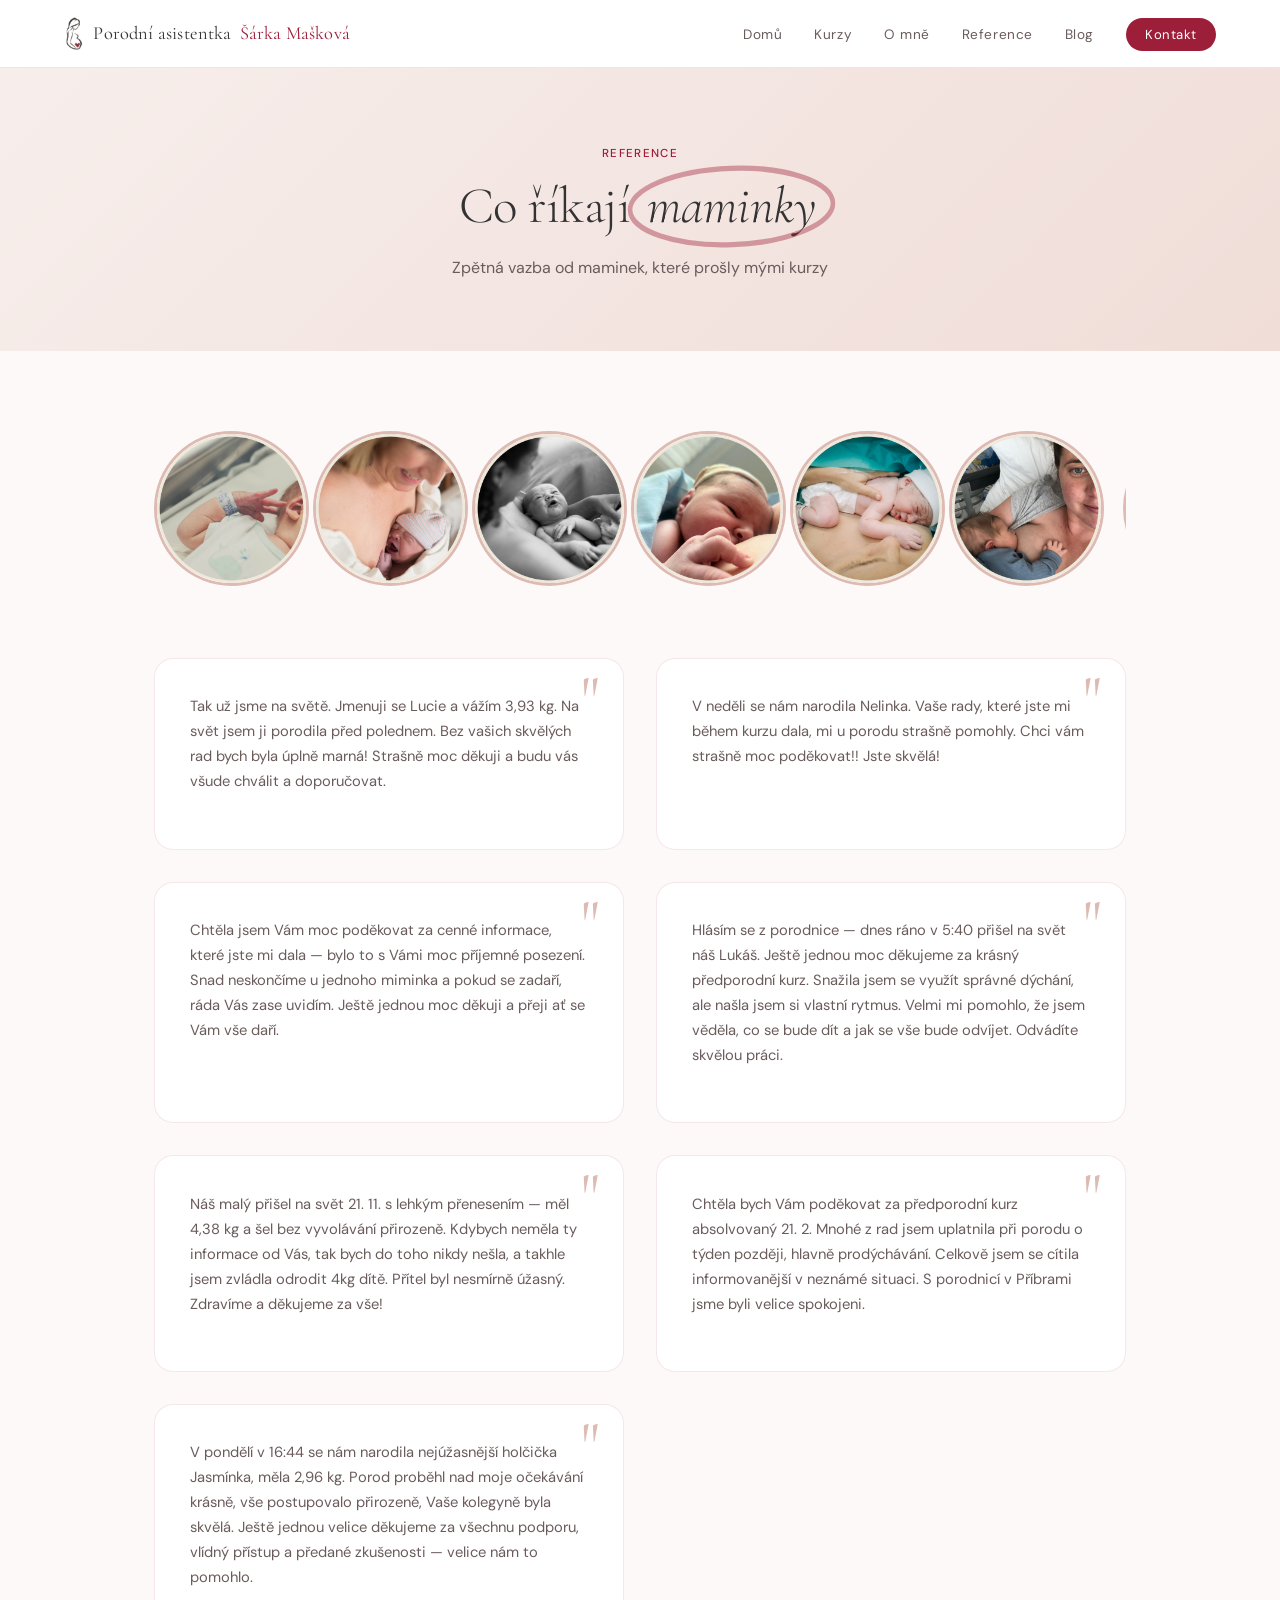
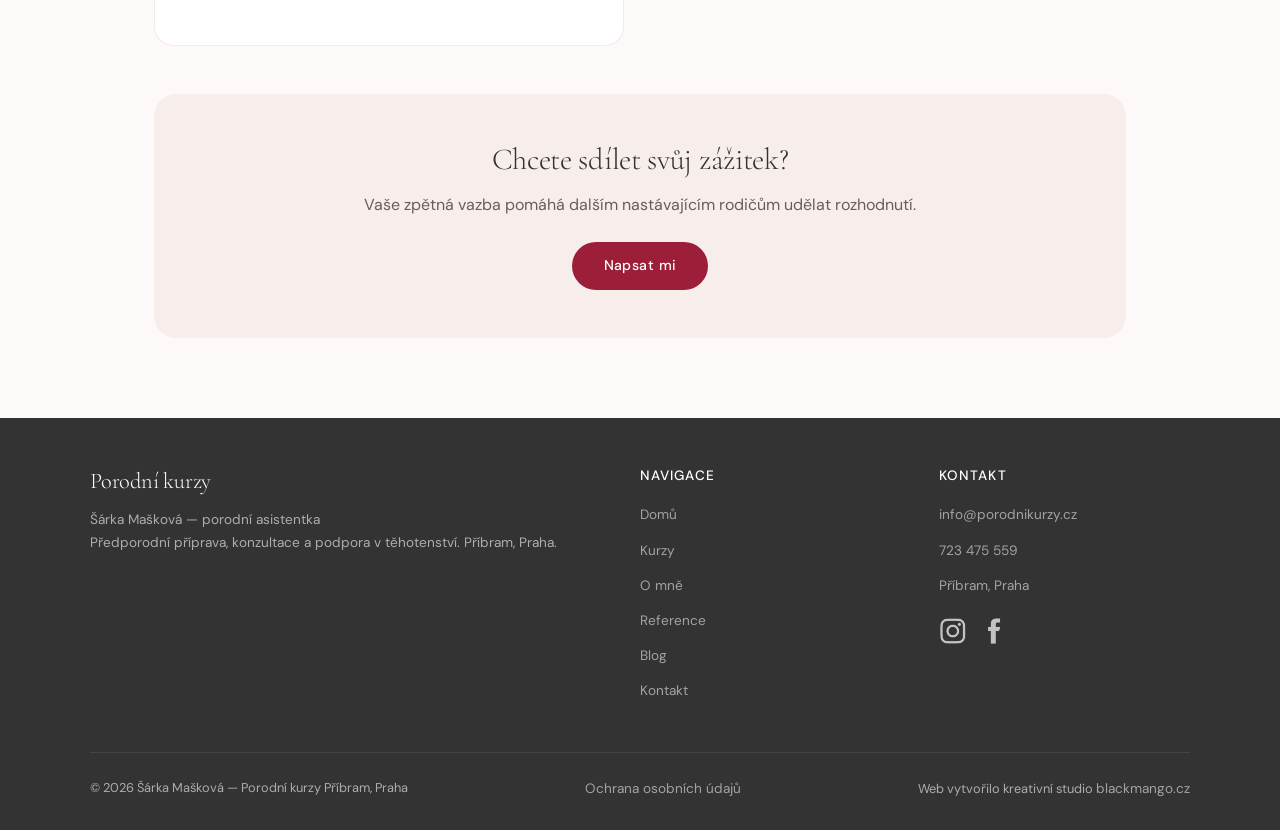
<file: reference/index.html>
<!DOCTYPE html>
<html lang="cs">
<head>
  <meta charset="UTF-8">
  <meta name="viewport" content="width=device-width, initial-scale=1.0">
  <title>Reference na předporodní kurzy | Šárka Mašková, Příbram, Praha</title>
  <meta name="description" content="Přečtěte si reference maminek a párů, kteří absolvovali předporodní kurzy se Šárkou Maškovou v Příbrami a Praze. Zkušenosti z přípravy na porod i šestinedělí.">
  <link rel="canonical" href="https://porodnikurzy.cz/reference/">
  <meta property="og:title" content="Reference na předporodní kurzy | Šárka Mašková, Příbram, Praha">
  <meta property="og:description" content="Zkušenosti maminek a párů, kteří prošli předporodní přípravou v Příbrami a Praze. Skutečné reference na kurzy Šárky Maškové.">
  <meta property="og:url" content="https://porodnikurzy.cz/reference/">
  <meta name="twitter:title" content="Reference na předporodní kurzy | Šárka Mašková">
  <meta name="twitter:description" content="Skutečné zkušenosti klientek a párů z předporodních kurzů v Příbrami a Praze.">
  <meta name="robots" content="index, follow, max-snippet:-1, max-image-preview:large">
  <meta name="author" content="Šárka Mašková">
  <meta name="geo.region" content="CZ-ST">
  <meta name="geo.placename" content="Příbram, Praha">
  <meta name="geo.position" content="49.6947;14.0120">
  <meta name="ICBM" content="49.6947, 14.0120">
  <meta property="og:type" content="website">
  <meta property="og:image" content="https://porodnikurzy.cz/sarka_maskova_square.png">
  <meta property="og:image:alt" content="Šárka Mašková, porodní asistentka">
  <meta property="og:locale" content="cs_CZ">
  <meta property="og:site_name" content="Porodní kurzy Příbram, Praha">
  <meta name="twitter:card" content="summary_large_image">
  <meta name="twitter:image" content="https://porodnikurzy.cz/sarka_maskova_square.png">
  <meta name="twitter:image:alt" content="Šárka Mašková, porodní asistentka v Příbrami a Praze">
  <meta name="theme-color" content="#9d1e39">
  <link rel="preconnect" href="https://fonts.googleapis.com">
  <link href="https://fonts.googleapis.com/css2?family=Cormorant+Garamond:ital,wght@0,300;0,400;0,600;1,300;1,400&family=DM+Sans:wght@300;400;500&display=swap" rel="stylesheet">
  <link rel="stylesheet" href="../styles.css">

  <script type="application/ld+json">
  {
    "@context": "https://schema.org",
    "@graph": [
      {
        "@type": "CollectionPage",
        "@id": "https://porodnikurzy.cz/reference/#webpage",
        "url": "https://porodnikurzy.cz/reference/",
        "name": "Reference na předporodní kurzy | Šárka Mašková, Příbram, Praha",
        "description": "Přečtěte si reference maminek a párů, kteří absolvovali předporodní kurzy se Šárkou Maškovou v Příbrami a Praze.",
        "about": {"@id": "https://porodnikurzy.cz/#studio"}
      },
      {
        "@type": "BreadcrumbList",
        "itemListElement": [
          {"@type": "ListItem", "position": 1, "name": "Domů", "item": "https://porodnikurzy.cz/"},
          {"@type": "ListItem", "position": 2, "name": "Reference", "item": "https://porodnikurzy.cz/reference/"}
        ]
      }
    ]
  }
  </script>
</head>
<body>

<nav>
  <a class="nav-logo" href="/"><img src="/logotyp.png" alt="Logo">Porodní asistentka <span>Šárka Mašková</span></a>
  <ul class="nav-links">
    <li><a href="/">Domů</a></li>
    <li><a href="/kurzy">Kurzy</a></li>
    <li><a href="/o-mne">O mně</a></li>
    <li><a href="/reference">Reference</a></li>
    <li><a href="/blog">Blog</a></li>
    <li><a href="/kontakt" class="nav-cta">Kontakt</a></li>
  </ul>
  <div class="hamburger" onclick="toggleMobileMenu()">
    <span></span><span></span><span></span>
  </div>
</nav>
<div class="mobile-menu" id="mobileMenu">
  <a href="/">Domů</a>
  <a href="/kurzy">Kurzy</a>
  <a href="/o-mne">O mně</a>
  <a href="/reference">Reference</a>
  <a href="/blog">Blog</a>
  <a href="/kontakt">Kontakt</a>
</div>

<div class="page-header">
  <span class="tag">Reference</span>
  <h1>Co říkají <span class="enc"><em>maminky</em></span></h1>
  <p>Zpětná vazba od maminek, které prošly mými kurzy</p>
</div>

<section class="section">
  <div class="container">

    <!-- Baby photos carousel -->
    <div class="baby-carousel-wrap fade-in">
      <div class="baby-carousel" id="babyCarousel">
        <picture><source srcset="/studio web images/reference1.webp" type="image/webp"><img src="/studio web images/reference1.png" alt="" loading="lazy">
        <picture><source srcset="/studio web images/reference2.webp" type="image/webp"><img src="/studio web images/reference2.png" alt="" loading="lazy">
        <picture><source srcset="/studio web images/reference3.webp" type="image/webp"><img src="/studio web images/reference3.png" alt="" loading="lazy">
        <picture><source srcset="/studio web images/reference4.webp" type="image/webp"><img src="/studio web images/reference4.png" alt="" loading="lazy">
        <picture><source srcset="/studio web images/reference5.webp" type="image/webp"><img src="/studio web images/reference5.png" alt="" loading="lazy">
        <picture><source srcset="/studio web images/reference6.webp" type="image/webp"><img src="/studio web images/reference6.png" alt="" loading="lazy">
      </div>
    </div>

    <div class="references-grid fade-in">

      <div class="ref-card">
        <p>Tak už jsme na světě. Jmenuji se Lucie a vážím 3,93 kg. Na svět jsem ji porodila před polednem. Bez vašich skvělých rad bych byla úplně marná! Strašně moc děkuji a budu vás všude chválit a doporučovat.</p>
      </div>

      <div class="ref-card">
        <p>V neděli se nám narodila Nelinka. Vaše rady, které jste mi během kurzu dala, mi u porodu strašně pomohly. Chci vám strašně moc poděkovat!! Jste skvělá!</p>
      </div>

      <div class="ref-card">
        <p>Chtěla jsem Vám moc poděkovat za cenné informace, které jste mi dala — bylo to s Vámi moc příjemné posezení. Snad neskončíme u jednoho miminka a pokud se zadaří, ráda Vás zase uvidím. Ještě jednou moc děkuji a přeji ať se Vám vše daří.</p>
      </div>

      <div class="ref-card">
        <p>Hlásím se z porodnice — dnes ráno v 5:40 přišel na svět náš Lukáš. Ještě jednou moc děkujeme za krásný předporodní kurz. Snažila jsem se využít správné dýchání, ale našla jsem si vlastní rytmus. Velmi mi pomohlo, že jsem věděla, co se bude dít a jak se vše bude odvíjet. Odvádíte skvělou práci.</p>
      </div>

      <div class="ref-card">
        <p>Náš malý přišel na svět 21. 11. s lehkým přenesením — měl 4,38 kg a šel bez vyvolávání přirozeně. Kdybych neměla ty informace od Vás, tak bych do toho nikdy nešla, a takhle jsem zvládla odrodit 4kg dítě. Přítel byl nesmírně úžasný. Zdravíme a děkujeme za vše!</p>
      </div>

      <div class="ref-card">
        <p>Chtěla bych Vám poděkovat za předporodní kurz absolvovaný 21. 2. Mnohé z rad jsem uplatnila při porodu o týden později, hlavně prodýchávání. Celkově jsem se cítila informovanější v neznámé situaci. S porodnicí v Příbrami jsme byli velice spokojeni.</p>
      </div>

      <div class="ref-card">
        <p>V pondělí v 16:44 se nám narodila nejúžasnější holčička Jasmínka, měla 2,96 kg. Porod proběhl nad moje očekávání krásně, vše postupovalo přirozeně, Vaše kolegyně byla skvělá. Ještě jednou velice děkujeme za všechnu podporu, vlídný přístup a předané zkušenosti — velice nám to pomohlo.</p>
      </div>

    </div>

    <div class="center fade-in" style="margin-top:3rem;padding:3rem;background:var(--rose-wash);border-radius:1.4rem">
      <h3 style="margin-bottom:0.8rem">Chcete sdílet svůj zážitek?</h3>
      <p style="color:var(--mid);margin-bottom:1.5rem">Vaše zpětná vazba pomáhá dalším nastávajícím rodičům udělat rozhodnutí.</p>
      <a href="/kontakt" class="btn btn-primary">Napsat mi</a>
    </div>

  </div>
</section>

<footer>
  <div class="footer-inner">
    <div class="footer-brand">
      <h3>Porodní kurzy</h3>
      <p>Šárka Mašková — porodní asistentka<br>Předporodní příprava, konzultace a podpora v těhotenství. Příbram, Praha.</p>
    </div>
    <div>
      <h4>Navigace</h4>
      <ul>
        <li><a href="/">Domů</a></li>
        <li><a href="/kurzy">Kurzy</a></li>
        <li><a href="/o-mne">O mně</a></li>
        <li><a href="/reference">Reference</a></li>
        <li><a href="/blog">Blog</a></li>
        <li><a href="/kontakt">Kontakt</a></li>
      </ul>
    </div>
    <div>
      <h4>Kontakt</h4>
      <ul>
        <li><a href="mailto:info@porodnikurzy.cz">info@porodnikurzy.cz</a></li>
        <li><a href="tel:+420723475559">723 475 559</a></li>
        <li><a href="/kontakt">Příbram, Praha</a></li>
      </ul>
      <div style="display:flex;gap:0.8rem;margin-top:1.2rem;align-items:center">
        <a href="https://www.instagram.com/studio_porodnich_kurzu/" target="_blank" rel="noopener" aria-label="Instagram">
          <img src="/icons web studio/instagram2.png" alt="Instagram" style="width:28px;height:28px;object-fit:contain;opacity:0.7;transition:opacity 0.2s" onmouseover="this.style.opacity='1'" onmouseout="this.style.opacity='0.7'">
        </a>
        <a href="https://www.facebook.com/sarka.pregnancy.care" target="_blank" rel="noopener" aria-label="Facebook">
          <img src="/icons web studio/fb2.png" alt="Facebook" style="width:28px;height:28px;object-fit:contain;opacity:0.7;transition:opacity 0.2s" onmouseover="this.style.opacity='1'" onmouseout="this.style.opacity='0.7'">
        </a>
      </div>
    </div>
  </div>
  <div class="footer-bottom">
    <span>© 2026 Šárka Mašková — Porodní kurzy Příbram, Praha</span>
    <a href="/gdpr" style="color:rgba(255,255,255,0.55);text-decoration:none">Ochrana osobních údajů</a>
    <span>Web vytvořilo kreativní studio <a href="https://blackmango.cz" target="_blank" rel="noopener">blackmango.cz</a></span>
  </div>
</footer>

<script src="../scripts.js"></script>
</body>
</html>
</file>
<file: styles.css>
:root {
  --rose:       #9d1e39;
  --rose-light: #cd9c8f;
  --rose-pale:  #ddbbb2;
  --rose-wash:  #f7eeeb;
  --cream:      #fdf9f8;
  --warm:       #f5eeeb;
  --dark:       #333333;
  --mid:        #6b5c5c;
  --light:      #aa9494;
  --white:      #ffffff;
  --r: 0.6rem;
}

* { margin: 0; padding: 0; box-sizing: border-box; }

html { scroll-behavior: smooth; }

body {
  font-family: 'DM Sans', sans-serif;
  background: var(--cream);
  color: var(--dark);
  font-size: 16px;
  line-height: 1.7;
  overflow-x: hidden;
}

/* ─── TYPOGRAPHY ─────────────────────────────── */
h1, h2, h3, h4 {
  font-family: 'Cormorant Garamond', serif;
  font-weight: 300;
  line-height: 1.2;
  letter-spacing: -0.01em;
}
h1 { font-size: clamp(2.6rem, 6vw, 4.5rem); }
h2 { font-size: clamp(1.9rem, 4vw, 2.8rem); }
h3 { font-size: clamp(1.4rem, 3vw, 1.9rem); }


/* ─── HANDDRAWN UNDERLINE ────────────────────── */
.u {
  position: relative;
  display: inline;
}
.u::after {
  content: '';
  position: absolute;
  left: -2px; right: -2px;
  bottom: -0.08em;
  height: 0.55em;
  background: url("data:image/svg+xml,%3Csvg xmlns='http://www.w3.org/2000/svg' preserveAspectRatio='none' viewBox='0 0 200 18'%3E%3Cpath d='M2 13 C25 5, 55 16, 90 9 C120 3, 155 15, 175 8 C185 5, 194 11, 198 8' stroke='%239d1e39' stroke-width='3.5' fill='none' stroke-linecap='round' opacity='0.5'/%3E%3Cpath d='M5 16 C35 10, 75 17, 115 12 C148 8, 178 16, 197 12' stroke='%23ddbbb2' stroke-width='2' fill='none' stroke-linecap='round' opacity='0.65'/%3E%3C/svg%3E") center/100% 100% no-repeat;
  pointer-events: none;
  clip-path: inset(0 100% 0 0);
  transition: clip-path 0.75s cubic-bezier(0.3, 0, 0.2, 1);
}
.u.drawn::after { clip-path: inset(0 0% 0 0); }
.u2 {
  position: relative;
  display: inline;
}
.u2::after {
  content: '';
  position: absolute;
  left: -4px; right: -4px;
  bottom: -0.1em;
  height: 0.6em;
  background: url("data:image/svg+xml,%3Csvg xmlns='http://www.w3.org/2000/svg' preserveAspectRatio='none' viewBox='0 0 220 20'%3E%3Cpath d='M3 14 C50 4, 110 18, 165 7 C185 3, 205 13, 217 9' stroke='%239d1e39' stroke-width='4' fill='none' stroke-linecap='round' opacity='0.45'/%3E%3C/svg%3E") center/100% 100% no-repeat;
  pointer-events: none;
  clip-path: inset(0 100% 0 0);
  transition: clip-path 0.85s cubic-bezier(0.3, 0, 0.2, 1);
}
.u2.drawn::after { clip-path: inset(0 0% 0 0); }
.enc {
  position: relative;
  display: inline;
  padding: 0 0.1em;
}
.enc::after {
  content: '';
  position: absolute;
  inset: -0.3em -0.4em;
  background: url("data:image/svg+xml,%3Csvg xmlns='http://www.w3.org/2000/svg' preserveAspectRatio='none' viewBox='0 0 120 44'%3E%3Cellipse cx='60' cy='22' rx='55' ry='18' stroke='%239d1e39' stroke-width='2.5' fill='none' opacity='0.4' transform='rotate(-1.8 60 22)'/%3E%3C/svg%3E") center/100% 100% no-repeat;
  pointer-events: none;
  clip-path: inset(0 100% 0 0);
  transition: clip-path 1s cubic-bezier(0.3, 0, 0.2, 1);
}
.enc.drawn::after { clip-path: inset(0 0% 0 0); }

.italic { font-style: italic; }
.tag {
  display: inline-block;
  font-size: 0.72rem;
  font-weight: 500;
  letter-spacing: 0.12em;
  text-transform: uppercase;
  color: var(--rose);
  margin-bottom: 0.8rem;
}

/* ─── NAV ────────────────────────────────────── */
nav {
  position: sticky; top: 0; z-index: 100;
  background: rgba(255,255,255,0.97);
  backdrop-filter: blur(8px);
  border-bottom: 1px solid rgba(157,30,57,0.12);
  padding: 0 5vw;
  display: flex; align-items: center; justify-content: space-between;
  height: 68px;
}

.nav-logo {
  font-family: 'Cormorant Garamond', serif;
  font-size: 1.15rem;
  font-weight: 400;
  color: var(--dark);
  text-decoration: none;
  letter-spacing: 0.01em;
  display: flex;
  align-items: center;
  gap: 0.5rem;
}
.nav-logo img {
  height: 2.4rem;
  width: auto;
  display: block;
}
.nav-logo span { color: var(--rose); }

.nav-links {
  display: flex; gap: 2rem; list-style: none;
}
.nav-links a {
  font-size: 0.85rem;
  font-weight: 400;
  color: var(--mid);
  text-decoration: none;
  letter-spacing: 0.04em;
  transition: color 0.2s;
  cursor: pointer;
}
.nav-links a:hover,
.nav-links a.active { color: var(--rose); }

.nav-cta {
  background: var(--rose);
  color: var(--white) !important;
  padding: 0.5rem 1.2rem;
  border-radius: 2rem;
  font-size: 0.82rem !important;
  transition: background 0.2s !important;
}
.nav-cta:hover { background: #7a1228 !important; }

.hamburger {
  display: none; flex-direction: column; gap: 5px;
  cursor: pointer; padding: 4px;
}
.hamburger span {
  display: block; width: 24px; height: 2px;
  background: var(--dark); border-radius: 2px;
  transition: 0.3s;
}

/* ─── BUTTONS ────────────────────────────────── */
.btn {
  display: inline-block;
  padding: 0.75rem 2rem;
  border-radius: 2rem;
  font-size: 0.88rem;
  font-weight: 500;
  text-decoration: none;
  cursor: pointer;
  transition: all 0.25s;
  border: none;
  letter-spacing: 0.03em;
}
.btn-primary { background: var(--rose); color: var(--white); }
.btn-primary:hover { background: #7a1228; }
.btn-outline { background: transparent; color: var(--rose); border: 1.5px solid var(--rose); }
.btn-outline:hover { background: var(--rose); color: var(--white); }
.btn-dark { background: var(--dark); color: var(--white); }
.btn-dark:hover { background: var(--rose-light); }

/* ─── LAYOUT HELPERS ─────────────────────────── */
.container { max-width: 1100px; margin: 0 auto; padding: 0 5vw; }
.section { padding: 80px 0; }

.section-about-bg {
  background:
    linear-gradient(rgba(253,249,248,0.80), rgba(247,238,235,0.88)),
    url('fotky web studio 2/background_daddy.png') center/cover no-repeat;
}

.section-sm { padding: 50px 0; }

/* Kurzy page — photo background with gradient */
.kurzy-bg-section {
  position: relative;
  overflow: hidden;
  background-image: url('fotky web studio 2/backgroud_babyfoot.png');
  background-size: cover;
  background-position: center center;
}
.kurzy-bg-section::after {
  content: '';
  position: absolute;
  inset: 0;
  background: linear-gradient(to right,
    transparent 0%,
    rgba(253,249,248,0.3) 35%,
    rgba(253,249,248,0.88) 56%,
    #fdf9f8 72%,
    #fdf9f8 100%);
  pointer-events: none;
  z-index: 0;
}
.kurzy-bg-section > * { position: relative; z-index: 1; }

.grid-2 { display: grid; grid-template-columns: 1fr 1fr; gap: 3rem; }
.grid-3 { display: grid; grid-template-columns: repeat(3, 1fr); gap: 2rem; }
.grid-4 { display: grid; grid-template-columns: repeat(4, 1fr); gap: 1.5rem; }

.center { text-align: center; }
.flex-between { display: flex; justify-content: space-between; align-items: center; }

/* ─── CARDS ──────────────────────────────────── */
.card {
  background: var(--white);
  border-radius: 1.2rem;
  padding: 2.2rem;
  border: 1px solid rgba(157,30,57,0.1);
  transition: box-shadow 0.25s, transform 0.25s;
}
.card:hover {
  box-shadow: 0 8px 32px rgba(157,30,57,0.15);
  transform: translateY(-3px);
}

/* ─── HERO ─────────────────────────── HOME ─── */
.hero-section {
  position: relative;
  overflow: hidden;
  background-image: url('studio web images/hero-bg.webp');
  background-repeat: no-repeat;
  background-size: cover;
  background-position: right center;
}
.hero-section::after {
  content: '';
  position: absolute;
  inset: 0;
  background: linear-gradient(to right,
    #fdf9f8 0%,
    #fdf9f8 28%,
    rgba(253,249,248,0.82) 42%,
    rgba(253,249,248,0.25) 62%,
    transparent 100%);
  pointer-events: none;
  z-index: 1;
}
.hero {
  min-height: calc(100vh - 68px);
  display: grid; grid-template-columns: 1fr 1fr;
  align-items: center;
  padding: 60px 5vw;
  max-width: 1200px; margin: 0 auto;
  gap: 4rem;
  position: relative;
  z-index: 2;
}

.hero-text .tag { margin-bottom: 1.2rem; }
.hero-text h1 { margin-bottom: 1.4rem; }
.hero-text h1 em {
  font-style: italic;
  color: var(--rose);
}
.hero-text p {
  font-size: 1.05rem;
  color: var(--mid);
  max-width: 480px;
  margin-bottom: 2.2rem;
  line-height: 1.8;
}
.hero-btns { display: flex; gap: 1rem; flex-wrap: wrap; }

.hero-visual {
  position: relative;
  display: flex; justify-content: center;
}

.hero-blob {
  width: min(420px, 90%);
  aspect-ratio: 1;
  background: radial-gradient(circle at 40% 60%, #f0d4cc 0%, var(--rose-wash) 60%, transparent 80%);
  border-radius: 60% 40% 55% 45% / 50% 60% 40% 50%;
  display: flex; align-items: center; justify-content: center;
  animation: morph 8s ease-in-out infinite;
}

@keyframes morph {
  0%,100% { border-radius: 60% 40% 55% 45% / 50% 60% 40% 50%; }
  33% { border-radius: 40% 60% 45% 55% / 60% 40% 60% 40%; }
  66% { border-radius: 55% 45% 60% 40% / 40% 55% 45% 60%; }
}

.hero-blob picture {
  display: flex;
  align-items: center;
  justify-content: center;
  width: 85%;
  aspect-ratio: 1;
}

.hero-blob img {
  width: 100%;
  height: 100%;
  object-fit: cover;
  border-radius: 50%;
  display: block;
}

/* floating cards */
.hero-card {
  position: absolute;
  background: var(--white);
  border-radius: 1rem;
  padding: 0.9rem 1.2rem;
  box-shadow: 0 4px 20px rgba(0,0,0,0.08);
  font-size: 0.82rem;
  font-weight: 500;
  border-left: 3px solid var(--rose);
  color: var(--dark);
  white-space: nowrap;
  animation: float 6s ease-in-out infinite;
}
.hero-card:nth-child(2) { top: 12%; right: -5%; animation-delay: -2s; }
.hero-card:nth-child(3) { bottom: 18%; left: -8%; animation-delay: -4s; border-left-color: var(--rose); }

@keyframes float {
  0%,100% { transform: translateY(0); }
  50% { transform: translateY(-8px); }
}

/* ─── HOME: BENEFITS STRIP ─────────────────── */
.benefits-strip {
  background: var(--rose-wash);
  padding: 48px 5vw;
}
.benefits-grid {
  max-width: 1100px; margin: 0 auto;
  display: grid; grid-template-columns: repeat(4, 1fr); gap: 2rem;
}
.benefit-item { display: flex; flex-direction: column; align-items: center; text-align: center; gap: 0.7rem; }
.benefit-icon {
  width: 64px; height: 64px;
  background: var(--white);
  border-radius: 50%;
  display: flex; align-items: center; justify-content: center;
  box-shadow: 0 2px 12px rgba(157,30,57,0.15);
  padding: 10px;
  overflow: hidden;
}
.benefit-icon img {
  width: 100%; height: 100%; object-fit: contain;
}
.benefit-item h4 { font-family: 'DM Sans', sans-serif; font-size: 0.9rem; font-weight: 500; }
.benefit-item p { font-size: 0.82rem; color: var(--mid); }

/* ─── HOME: SERVICES PREVIEW ──────────────── */
.service-card {
  background: var(--white);
  border-radius: 1.4rem;
  overflow: hidden;
  border: 1px solid rgba(157,30,57,0.1);
  transition: all 0.3s;
}
.service-card:hover { box-shadow: 0 12px 40px rgba(157,30,57,0.18); transform: translateY(-4px); }

.service-card-top {
  background: linear-gradient(135deg, var(--rose-wash), var(--warm));
  padding: 2rem;
  text-align: center;
  font-size: 2rem;
  display: flex; align-items: center; justify-content: center;
}
.service-card-icon {
  width: 72px; height: 72px;
  background: var(--white);
  border-radius: 50%;
  display: flex; align-items: center; justify-content: center;
  box-shadow: 0 2px 12px rgba(157,30,57,0.15);
  padding: 12px;
  overflow: hidden;
}
.service-card-icon picture,
.benefit-icon picture {
  display: block;
  width: 100%;
  height: 100%;
}
.service-card-body { padding: 1.8rem; }
.service-card-body h3 { margin-bottom: 0.6rem; }
.service-card-body p { font-size: 0.9rem; color: var(--mid); margin-bottom: 0.8rem; }
.service-list { list-style: none; padding: 0; margin: 0 0 1.2rem; }
.service-list li { font-size: 0.9rem; color: var(--mid); padding: 0.25rem 0 0.25rem 1.2rem; position: relative; }
.service-list li::before { content: "–"; position: absolute; left: 0; color: var(--rose); }
.price-tag {
  display: inline-block;
  background: var(--rose-wash);
  color: var(--rose);
  padding: 0.3rem 0.9rem;
  border-radius: 2rem;
  font-size: 0.85rem;
  font-weight: 500;
  margin-bottom: 1.2rem;
}

/* ─── HOME: APPROACH ───────────────────────── */
.approach-section {
  position: relative;
  overflow: hidden;
  background-color: var(--rose);
  background-image: url('muj_pristup_studio.webp');
  background-size: 75%;
  background-repeat: no-repeat;
  background-position: 110% center;
  color: var(--white);
  padding: 30px 5vw;
}
.approach-section::after {
  content: '';
  position: absolute;
  inset: 0;
  background: linear-gradient(to right,
    #9d1e39 0%,
    #9d1e39 30%,
    rgba(157,30,57,0.9) 50%,
    rgba(157,30,57,0.5) 65%,
    rgba(157,30,57,0.0) 82%);
  pointer-events: none;
  z-index: 0;
}
.approach-inner {
  position: relative;
  z-index: 1;
  max-width: 1100px; margin: 0 auto;
  display: grid; grid-template-columns: 1fr 1.2fr; gap: 5rem; align-items: center;
}
.approach-section .tag { color: var(--rose-pale); }
.approach-section h2 { color: var(--white); margin-bottom: 1.4rem; }
.approach-section p { color: rgba(255,255,255,0.7); margin-bottom: 1.6rem; font-size: 0.95rem; }
.approach-points { display: flex; flex-direction: column; gap: 1.2rem; }
.approach-point {
  display: flex; gap: 1rem; align-items: flex-start;
}
.ap-dot {
  width: 8px; height: 8px; min-width: 8px;
  background: var(--rose-pale);
  border-radius: 50%;
  margin-top: 0.5rem;
}
.approach-point p { color: rgba(255,255,255,0.7); font-size: 0.9rem; margin: 0; }
.approach-point strong { color: var(--white); display: block; font-size: 0.95rem; margin-bottom: 0.2rem; }

.approach-quote {
  background: rgba(255,255,255,0.05);
  border: 1px solid rgba(255,255,255,0.1);
  border-radius: 1.4rem;
  padding: 3rem;
  position: relative;
}
.approach-quote::before {
  content: '"';
  font-family: 'Cormorant Garamond', serif;
  font-size: 6rem;
  color: var(--rose-pale);
  position: absolute;
  top: -1.5rem; left: 2rem;
  line-height: 1;
  opacity: 0.5;
}
.approach-quote p {
  font-family: 'Cormorant Garamond', serif;
  font-size: 1.5rem;
  font-style: italic;
  color: var(--white) !important;
  line-height: 1.5;
  margin: 0;
}
.approach-quote cite {
  display: block;
  margin-top: 1.2rem;
  font-size: 0.82rem;
  color: var(--rose-pale) !important;
  font-style: normal;
  letter-spacing: 0.05em;
}

/* ─── TESTIMONIALS PREVIEW ─────────────────── */
.testimonial-card {
  background: var(--white);
  border-radius: 1.2rem;
  padding: 2rem;
  border: 1px solid rgba(157,30,57,0.1);
}
.stars { color: var(--rose); font-size: 0.9rem; margin-bottom: 0.8rem; }
.testimonial-card p { font-size: 0.9rem; color: var(--mid); margin-bottom: 1rem; font-style: italic; }
.testimonial-name { font-size: 0.82rem; font-weight: 500; color: var(--dark); }

/* ─── CTA BANNER ───────────────────────────── */
.cta-banner {
  background: linear-gradient(135deg, var(--rose) 0%, #7a1228 100%);
  padding: 70px 5vw;
  text-align: center;
  color: var(--white);
}
.cta-banner h2 { color: var(--white); margin-bottom: 0.8rem; }
.cta-banner p { opacity: 0.85; margin-bottom: 2rem; font-size: 1rem; }
.btn-white { background: var(--white); color: var(--rose); }
.btn-white:hover { background: var(--cream); }

/* ─── FOOTER ───────────────────────────────── */
footer {
  background: var(--dark);
  color: rgba(255,255,255,0.6);
  padding: 50px 5vw 30px;
}
.footer-inner {
  max-width: 1100px; margin: 0 auto;
  display: grid; grid-template-columns: 2fr 1fr 1fr; gap: 3rem;
  margin-bottom: 3rem;
}
.footer-brand h3 {
  font-family: 'Cormorant Garamond', serif;
  font-size: 1.4rem;
  color: var(--white);
  margin-bottom: 0.8rem;
}
.footer-brand p { font-size: 0.85rem; line-height: 1.7; }
footer h4 { color: var(--white); font-family: 'DM Sans', sans-serif; font-size: 0.85rem; font-weight: 500; letter-spacing: 0.08em; text-transform: uppercase; margin-bottom: 1rem; }
footer ul { list-style: none; display: flex; flex-direction: column; gap: 0.5rem; }
footer a { color: rgba(255,255,255,0.55); text-decoration: none; font-size: 0.85rem; transition: color 0.2s; cursor: pointer; }
footer a:hover { color: var(--rose-pale); }
.footer-bottom {
  max-width: 1100px; margin: 0 auto;
  padding-top: 1.5rem;
  border-top: 1px solid rgba(255,255,255,0.08);
  font-size: 0.8rem;
  display: flex; justify-content: space-between;
}

/* ─── PAGE HEADER ──────────────────────────── */
.page-header {
  background: linear-gradient(135deg, var(--rose-wash) 0%, #f0ddd8 100%);
  padding: 70px 5vw;
  text-align: center;
}
.page-header .tag { margin-bottom: 0.8rem; }
.page-header h1 { font-size: clamp(2rem, 5vw, 3.2rem); margin-bottom: 1rem; }
.page-header p { color: var(--mid); max-width: 520px; margin: 0 auto; }

/* ─── COURSES PAGE ─────────────────────────── */
.courses-grid {
  display: grid; grid-template-columns: repeat(3, 1fr); gap: 1.5rem;
  margin-top: 3rem;
}
.course-detail { display: none; }
.course-detail.open { display: block; }
.course-full-card {
  background: var(--white);
  border-radius: 1.4rem;
  overflow: hidden;
  border: 1px solid rgba(157,30,57,0.1);
  margin-top: 3rem;
}
.course-full-header {
  background: linear-gradient(135deg, var(--rose) 0%, #7a1228 100%);
  padding: 3rem;
  color: var(--white);
}
.course-full-header h2 { color: var(--white); margin-bottom: 0.6rem; }
.course-full-header p { opacity: 0.85; }
.course-full-body { padding: 3rem; }
.course-includes { display: grid; grid-template-columns: 1fr 1fr; gap: 0.6rem; margin: 1.5rem 0; }
.course-includes li {
  display: flex; gap: 0.6rem; align-items: flex-start;
  font-size: 0.88rem; list-style: none;
  color: var(--mid);
}
.course-includes li::before { content: '✓'; color: var(--rose); font-weight: 500; min-width: 16px; margin-top: 2px; }
.course-meta-row {
  display: flex; gap: 1.5rem; flex-wrap: wrap;
  margin: 1.5rem 0;
  padding: 1.5rem;
  background: var(--rose-wash);
  border-radius: 0.8rem;
}
.meta-item { display: flex; flex-direction: column; gap: 0.2rem; }
.meta-label { font-size: 0.72rem; text-transform: uppercase; letter-spacing: 0.08em; color: var(--light); }
.meta-value { font-size: 0.95rem; font-weight: 500; color: var(--dark); }

/* ─── ABOUT PAGE ───────────────────────────── */
.about-grid {
  display: grid; grid-template-columns: 1fr 1.4fr; gap: 5rem; align-items: start;
}
.about-portrait {
  position: sticky; top: 90px;
}
.portrait-frame {
  width: 100%;
  aspect-ratio: 3/4;
  background: linear-gradient(160deg, var(--rose-wash) 0%, #f0ddd8 100%);
  border-radius: 2rem;
  display: flex; align-items: center; justify-content: center;
  font-size: 5rem;
  overflow: hidden;
  position: relative;
}
.portrait-frame img { display: block; }

.portrait-overlay {
  position: absolute; bottom: 1.5rem; left: 1.5rem; right: 1.5rem;
  background: rgba(255,255,255,0.9);
  backdrop-filter: blur(8px);
  border-radius: 1rem;
  padding: 1.2rem;
}
.portrait-overlay h4 { font-size: 1.1rem; }
.portrait-overlay p { font-size: 0.82rem; color: var(--mid); }

.about-content h2 { margin-bottom: 1.2rem; }
.about-content p { color: var(--mid); margin-bottom: 1.2rem; font-size: 0.95rem; }

/* Příběh section — photo background */
.about-story-wrap {
  position: relative;
  border-radius: 2rem;
  overflow: hidden;
  padding: 3rem;
}
.about-story-wrap::before {
  content: '';
  position: absolute;
  inset: 0;
  background-image: url('o_mne_image.webp');
  background-size: cover;
  background-position: center;
  z-index: 0;
}
.about-story-wrap::after {
  content: '';
  position: absolute;
  inset: 0;
  background: linear-gradient(to right,
    transparent 0%,
    rgba(253,249,248,0.6) 35%,
    rgba(253,249,248,0.93) 58%,
    #fdf9f8 100%);
  z-index: 1;
}
.about-story-wrap > * { position: relative; z-index: 2; }
.edu-item {
  border-left: 2px solid var(--rose-pale);
  padding-left: 1.5rem;
  margin-bottom: 1.5rem;
  position: relative;
}
.edu-item::before {
  content: '';
  width: 10px; height: 10px;
  background: var(--rose);
  border-radius: 50%;
  position: absolute;
  left: -6px; top: 5px;
}
.edu-item h4 { font-family: 'DM Sans', sans-serif; font-size: 0.95rem; font-weight: 500; }
.edu-item p { font-size: 0.85rem; color: var(--light); margin: 0; }

/* ─── BABY CAROUSEL ────────────────────────── */
.baby-carousel-wrap {
  overflow: hidden;
  margin-bottom: 4rem;
  position: relative;
}
.baby-carousel {
  display: flex;
  gap: 1.2rem;
  animation: babyScroll 18s linear infinite;
  width: max-content;
}
.baby-carousel img {
  width: clamp(110px, 16vw, 155px);
  aspect-ratio: 1;
  object-fit: cover;
  border-radius: 50%;
  border: 3px solid var(--rose-pale);
  flex-shrink: 0;
}
@keyframes babyScroll {
  0%   { transform: translateX(0); }
  100% { transform: translateX(-50%); }
}
.baby-carousel-wrap:hover .baby-carousel { animation-play-state: paused; }

/* ─── REFERENCES PAGE ──────────────────────── */
.references-grid {
  display: grid; grid-template-columns: repeat(2, 1fr); gap: 2rem;
  margin-top: 3rem;
}
.ref-card {
  background: var(--white);
  border-radius: 1.2rem;
  padding: 2.2rem;
  border: 1px solid rgba(157,30,57,0.1);
  position: relative;
}
.ref-card::before {
  content: '"';
  font-family: 'Cormorant Garamond', serif;
  font-size: 4rem;
  color: var(--rose-pale);
  position: absolute;
  top: 0.5rem; right: 1.5rem;
  line-height: 1;
}
.ref-card p { font-size: 0.92rem; color: var(--mid); line-height: 1.7; margin-bottom: 1.2rem; }
.ref-author { display: flex; align-items: center; gap: 0.8rem; }
.ref-avatar {
  width: 40px; height: 40px;
  background: var(--rose-wash);
  border-radius: 50%;
  display: flex; align-items: center; justify-content: center;
  font-size: 0.9rem;
  font-weight: 500;
  color: var(--rose);
}
.ref-author-info strong { display: block; font-size: 0.88rem; }
.ref-author-info span { font-size: 0.78rem; color: var(--light); }

/* ─── BLOG PAGE ────────────────────────────── */
.blog-grid {
  display: flex;
  flex-direction: column;
  gap: 1.2rem;
  margin-top: 3rem;
}
.blog-card {
  background: var(--white);
  border-radius: 1rem;
  overflow: hidden;
  border: 1px solid rgba(157,30,57,0.1);
  transition: all 0.3s;
  cursor: pointer;
  display: flex;
  align-items: stretch;
}
.blog-card:hover { box-shadow: 0 8px 32px rgba(157,30,57,0.14); transform: translateY(-2px); }
.blog-img {
  width: 220px;
  min-width: 220px;
  background: linear-gradient(135deg, var(--rose-wash), var(--warm));
  display: flex; align-items: center; justify-content: center;
  font-size: 3rem;
  overflow: hidden;
  flex-shrink: 0;
}
.blog-img img {
  width: 220px;
  height: 100%;
  object-fit: cover;
  display: block;
}
.blog-body { padding: 1.4rem 1.6rem; display: flex; flex-direction: column; justify-content: center; }
.blog-meta { font-size: 0.78rem; color: var(--light); margin-bottom: 0.4rem; }
.blog-body h3 { font-size: 1.35rem; margin-bottom: 0.5rem; line-height: 1.3; color: var(--rose); font-weight: 700; }
.blog-body p { font-size: 0.88rem; color: var(--mid); margin: 0; }
.blog-tag-pill {
  display: inline-block;
  background: var(--rose-wash);
  color: var(--rose);
  padding: 0.25rem 0.75rem;
  border-radius: 2rem;
  font-size: 0.75rem;
  margin-bottom: 0.7rem;
}

/* ─── BLOG DETAIL ──────────────────────────── */
.blog-detail-hero {
  width: 100%;
  height: 100%;
  min-height: 300px;
  object-fit: cover;
  display: block;
  border-radius: 0.8rem;
}
.blog-detail-header {
  background: linear-gradient(135deg, var(--rose-wash) 0%, #f0ddd8 100%);
  padding: 50px 5vw 36px;
  text-align: left;
}
.blog-detail-header .blog-meta { font-size: 0.85rem; color: var(--mid); margin-bottom: 0.8rem; }
.blog-detail-header h1 { font-size: clamp(1.8rem, 4vw, 2.8rem); margin-top: 0.5rem; text-align: left; }
.blog-detail-body {
  max-width: 1100px;
  margin: 0 auto;
  padding: 3rem 5vw;
  display: grid;
  grid-template-columns: 340px 1fr;
  gap: 3rem;
  align-items: start;
}
.blog-detail-body-img { position: sticky; top: 88px; }
.blog-detail-content {
  font-size: 1rem;
  color: var(--mid);
  line-height: 1.8;
  text-align: left;
}
@media (max-width: 760px) {
  .blog-detail-body { grid-template-columns: 1fr; }
  .blog-detail-body-img { position: static; }
  .blog-detail-hero { min-height: 220px; }
}
.blog-detail-content h2,
.blog-detail-content h3 { color: var(--dark); margin: 2rem 0 0.8rem; font-family: 'Cormorant Garamond', serif; }
.blog-detail-content p { margin-bottom: 1.2rem; }
.blog-detail-content img { max-width: 100%; border-radius: 0.8rem; margin: 1rem 0; }
.blog-detail-content a { color: var(--rose); }
.blog-detail-content ul, .blog-detail-content ol { padding-left: 1.5rem; margin-bottom: 1.2rem; }
.blog-detail-content li { margin-bottom: 0.4rem; }
.blog-loading { text-align: center; padding: 5rem 1rem; color: var(--mid); }

.blog-spinner {
  display: flex;
  flex-direction: column;
  align-items: center;
  justify-content: center;
  padding: 5rem 1rem;
  gap: 1.2rem;
  color: var(--mid);
  font-size: 0.9rem;
}
.blog-spinner__ring {
  width: 44px;
  height: 44px;
  border: 3px solid var(--rose-wash);
  border-top-color: var(--rose);
  border-radius: 50%;
  animation: spin 0.8s linear infinite;
}
@keyframes spin { to { transform: rotate(360deg); } }
.blog-count { color: var(--mid); font-size: 0.85rem; margin-bottom: 1rem; }

/* ─── CONTACT PAGE ─────────────────────────── */
.contact-grid {
  display: grid; grid-template-columns: 1fr 1.3fr; gap: 4rem;
  align-items: start;
}
.contact-info { display: flex; flex-direction: column; gap: 1.8rem; }
.contact-item { display: flex; gap: 1rem; align-items: flex-start; }
.contact-icon {
  width: 46px; height: 46px; min-width: 46px;
  background: var(--rose-wash);
  border-radius: 50%;
  display: flex; align-items: center; justify-content: center;
  font-size: 1.1rem;
}
.contact-item strong { display: block; font-size: 0.85rem; color: var(--light); margin-bottom: 0.2rem; font-weight: 400; letter-spacing: 0.05em; text-transform: uppercase; }
.contact-item p { font-size: 0.95rem; color: var(--dark); }

.contact-form { background: var(--white); border-radius: 1.4rem; padding: 2.5rem; border: 1px solid rgba(157,30,57,0.1); }
.form-row { display: grid; grid-template-columns: 1fr 1fr; gap: 1rem; }
.form-group { display: flex; flex-direction: column; gap: 0.4rem; margin-bottom: 1.2rem; }
.form-group label { font-size: 0.82rem; font-weight: 500; color: var(--mid); letter-spacing: 0.03em; }
.form-group input,
.form-group textarea,
.form-group select {
  padding: 0.75rem 1rem;
  border: 1.5px solid rgba(157,30,57,0.2);
  border-radius: 0.6rem;
  background: var(--cream);
  font-family: 'DM Sans', sans-serif;
  font-size: 0.9rem;
  color: var(--dark);
  transition: border-color 0.2s;
  outline: none;
}
.form-group input:focus,
.form-group textarea:focus,
.form-group select:focus { border-color: var(--rose); background: var(--white); }
.form-group textarea { height: 140px; resize: vertical; }

/* ─── ANIMATIONS ────────────────────────────── */
.fade-in {
  opacity: 0;
  transform: translateY(24px);
  transition: opacity 0.6s ease, transform 0.6s ease;
}
.fade-in.visible { opacity: 1; transform: none; }

/* ─── MOBILE NAV ────────────────────────────── */
.mobile-menu {
  display: none;
  position: fixed; top: 68px; left: 0; right: 0; bottom: 0;
  background: var(--cream);
  z-index: 99;
  padding: 2rem 5vw;
  flex-direction: column; gap: 1.2rem;
}
.mobile-menu.open { display: flex; }
.mobile-menu a {
  font-size: 1.2rem;
  color: var(--dark);
  text-decoration: none;
  padding: 0.5rem 0;
  border-bottom: 1px solid rgba(157,30,57,0.12);
  cursor: pointer;
}

/* ─── RESPONSIVE ────────────────────────────── */
@media (max-width: 900px) {
  .hero-section {
    background-size: auto 103%;
    background-position: 100% 0%;
  }
  .hero-section::after {
    background: linear-gradient(to right,
      #fdf9f8 0%,
      rgba(253,249,248,0.95) 28%,
      rgba(253,249,248,0.68) 48%,
      rgba(253,249,248,0.18) 72%,
      transparent 100%);
  }
  .hero { grid-template-columns: 1fr; min-height: auto; padding: 50px 5vw; }
  .hero-text p { color: #000000; }
  .hero-visual { display: none; }
  .grid-2, .grid-3, .grid-4, .courses-grid, .references-grid, .contact-grid, .about-grid { grid-template-columns: 1fr; }
  .kurzy-bg-section {
    background-image: url('kurzy_tablet_mobil.webp');
    background-position: center top;
  }
  .kurzy-bg-section::after {
    background: linear-gradient(to bottom,
      rgba(253,249,248,0.3) 0%,
      rgba(253,249,248,0.78) 30%,
      #fdf9f8 62%,
      #fdf9f8 100%);
  }
  .blog-img { width: 140px; min-width: 140px; }
  .benefits-grid { grid-template-columns: repeat(2, 1fr); }
  .approach-inner { grid-template-columns: 1fr; gap: 3rem; }
  .approach-section {
    padding: 50px 5vw;
    background-image: url('home_page_muj_pristup_tablet.webp');
    background-size: cover;
    background-position: center top;
  }
  .approach-section::after {
    background: linear-gradient(to bottom,
      rgba(157,30,57,0.48) 0%,
      rgba(157,30,57,0.82) 40%,
      #9d1e39 100%);
  }
  .approach-quote { padding: 1.8rem; }
  .approach-quote p { font-size: 1.25rem; }
  .course-includes { grid-template-columns: 1fr; }
  .form-row { grid-template-columns: 1fr; }
  .footer-inner { grid-template-columns: 1fr; }
  .footer-bottom { flex-direction: column; gap: 0.5rem; }
  .hamburger { display: flex; }
  .nav-links { display: none; }
  .about-portrait {
    position: static;
    max-width: 360px;
    margin: 0 auto;
  }
}

@media (max-width: 600px) {
  .hero-section {
    background-image: url('home_page_hero_sekce_mobil.webp');
    background-size: auto 106%;
    background-position: 100% 0%;
  }
  .hero-section::after {
    background: linear-gradient(to right,
      #fdf9f8 0%,
      rgba(253,249,248,0.94) 34%,
      rgba(253,249,248,0.58) 56%,
      rgba(253,249,248,0.14) 76%,
      transparent 100%);
  }
  .hero-text p { color: #000000; }
  .benefits-grid { grid-template-columns: 1fr 1fr; }
  .hero-btns { flex-direction: column; }
  .blog-card { flex-direction: column; }
  .blog-img { width: 100%; min-width: 0; height: auto; }
  .blog-img img { width: 100%; height: auto; object-fit: contain; }
  .approach-section {
    background-image: url('home_page_muj_pristup_mobil.webp');
    background-position: center top;
  }
}

/* ─── FAQ ─────────────────────────────────── */
.spk-faq {
  background: #ffffff;
  padding: 88px 24px;
  font-family: inherit;
  box-sizing: border-box;
}
.spk-faq *, .spk-faq *::before, .spk-faq *::after { box-sizing: inherit; }
.spk-faq__inner { max-width: 760px; margin: 0 auto; }
.spk-faq__header { text-align: center; margin-bottom: 60px; }
.spk-faq__eyebrow {
  display: inline-block;
  font-size: 11px;
  font-weight: 700;
  letter-spacing: 0.15em;
  text-transform: uppercase;
  color: #9d1e39;
  margin-bottom: 16px;
}
.spk-faq__title {
  font-size: clamp(28px, 4vw, 38px);
  font-weight: 600;
  color: #333333;
  margin: 0 0 16px;
  line-height: 1.2;
  letter-spacing: -0.015em;
}
.spk-faq__title::after {
  content: '';
  display: block;
  width: 36px;
  height: 2px;
  background: #9d1e39;
  margin: 18px auto 0;
  border-radius: 2px;
}
.spk-faq__subtitle { font-size: 16px; color: #7a6060; margin: 0; line-height: 1.65; }
.spk-faq__list { border-top: 1px solid #ddbbb2; }
.spk-faq__item { border-bottom: 1px solid #ddbbb2; }
.spk-faq__q {
  width: 100%;
  background: none;
  border: none;
  padding: 22px 0;
  display: flex;
  align-items: center;
  justify-content: space-between;
  gap: 20px;
  cursor: pointer;
  text-align: left;
  font-size: 16px;
  font-weight: 500;
  color: #333333;
  line-height: 1.45;
  transition: color 0.2s ease;
  font-family: inherit;
}
.spk-faq__q:hover { color: #9d1e39; }
.spk-faq__q[aria-expanded="true"] { color: #9d1e39; }
.spk-faq__icon {
  flex-shrink: 0;
  width: 30px;
  height: 30px;
  border: 1.5px solid #cd9c8f;
  border-radius: 50%;
  position: relative;
  transition: background 0.25s ease, border-color 0.25s ease, transform 0.3s ease;
}
.spk-faq__icon::before,
.spk-faq__icon::after {
  content: '';
  position: absolute;
  background: #9d1e39;
  border-radius: 2px;
  top: 50%; left: 50%;
  transition: background 0.25s ease;
}
.spk-faq__icon::before { width: 12px; height: 1.5px; transform: translate(-50%, -50%); }
.spk-faq__icon::after  { width: 1.5px; height: 12px; transform: translate(-50%, -50%); }
.spk-faq__q[aria-expanded="true"] .spk-faq__icon {
  background: #9d1e39;
  border-color: #9d1e39;
  transform: rotate(45deg);
}
.spk-faq__q[aria-expanded="true"] .spk-faq__icon::before,
.spk-faq__q[aria-expanded="true"] .spk-faq__icon::after { background: #ffffff; }
.spk-faq__a {
  overflow: hidden;
  max-height: 0;
  transition: max-height 0.38s ease, padding-bottom 0.25s ease;
  padding-bottom: 0;
}
.spk-faq__a.is-open { max-height: 500px; padding-bottom: 26px; }
.spk-faq__a p { font-size: 15px; line-height: 1.8; color: #5a4a4a; margin: 0 0 12px; }
.spk-faq__a p:last-child { margin-bottom: 0; }
.spk-faq__a a { color: #9d1e39; text-decoration: underline; text-underline-offset: 3px; transition: color 0.15s ease; }
.spk-faq__a a:hover { color: #7a1730; }
.spk-faq__a strong { color: #333333; font-weight: 600; }
.spk-faq__cta {
  text-align: center;
  margin-top: 56px;
  padding: 40px 36px;
  background: #ddbbb2;
  border-radius: 3px;
}
.spk-faq__cta p { font-size: 15px; color: #3d1c1c; margin: 0 0 22px; line-height: 1.65; }
.spk-faq__cta-btn {
  display: inline-block;
  background: #9d1e39;
  color: #ffffff;
  font-size: 13px;
  font-weight: 700;
  letter-spacing: 0.08em;
  text-transform: uppercase;
  border: none;
  cursor: pointer;
  padding: 14px 34px;
  border-radius: 2px;
  transition: background 0.2s ease, transform 0.15s ease;
}
.spk-faq__cta-btn:hover { background: #7a1730; transform: translateY(-1px); }
@media (max-width: 600px) {
  .spk-faq { padding: 60px 20px; }
  .spk-faq__q { font-size: 15px; padding: 18px 0; }
  .spk-faq__cta { padding: 30px 20px; }
  .service-card-top { padding: 1.2rem; }
  .page-header { padding: 36px 5vw; }
  .section { padding: 44px 0; }
  .section-sm { padding: 28px 0; }
  .courses-grid { margin-top: 1.2rem; }
}

/* Disable lift-on-tap for touch-only devices */
@media (hover: none) {
  .card:hover, .service-card:hover { transform: none; box-shadow: none; }
}
</file>
